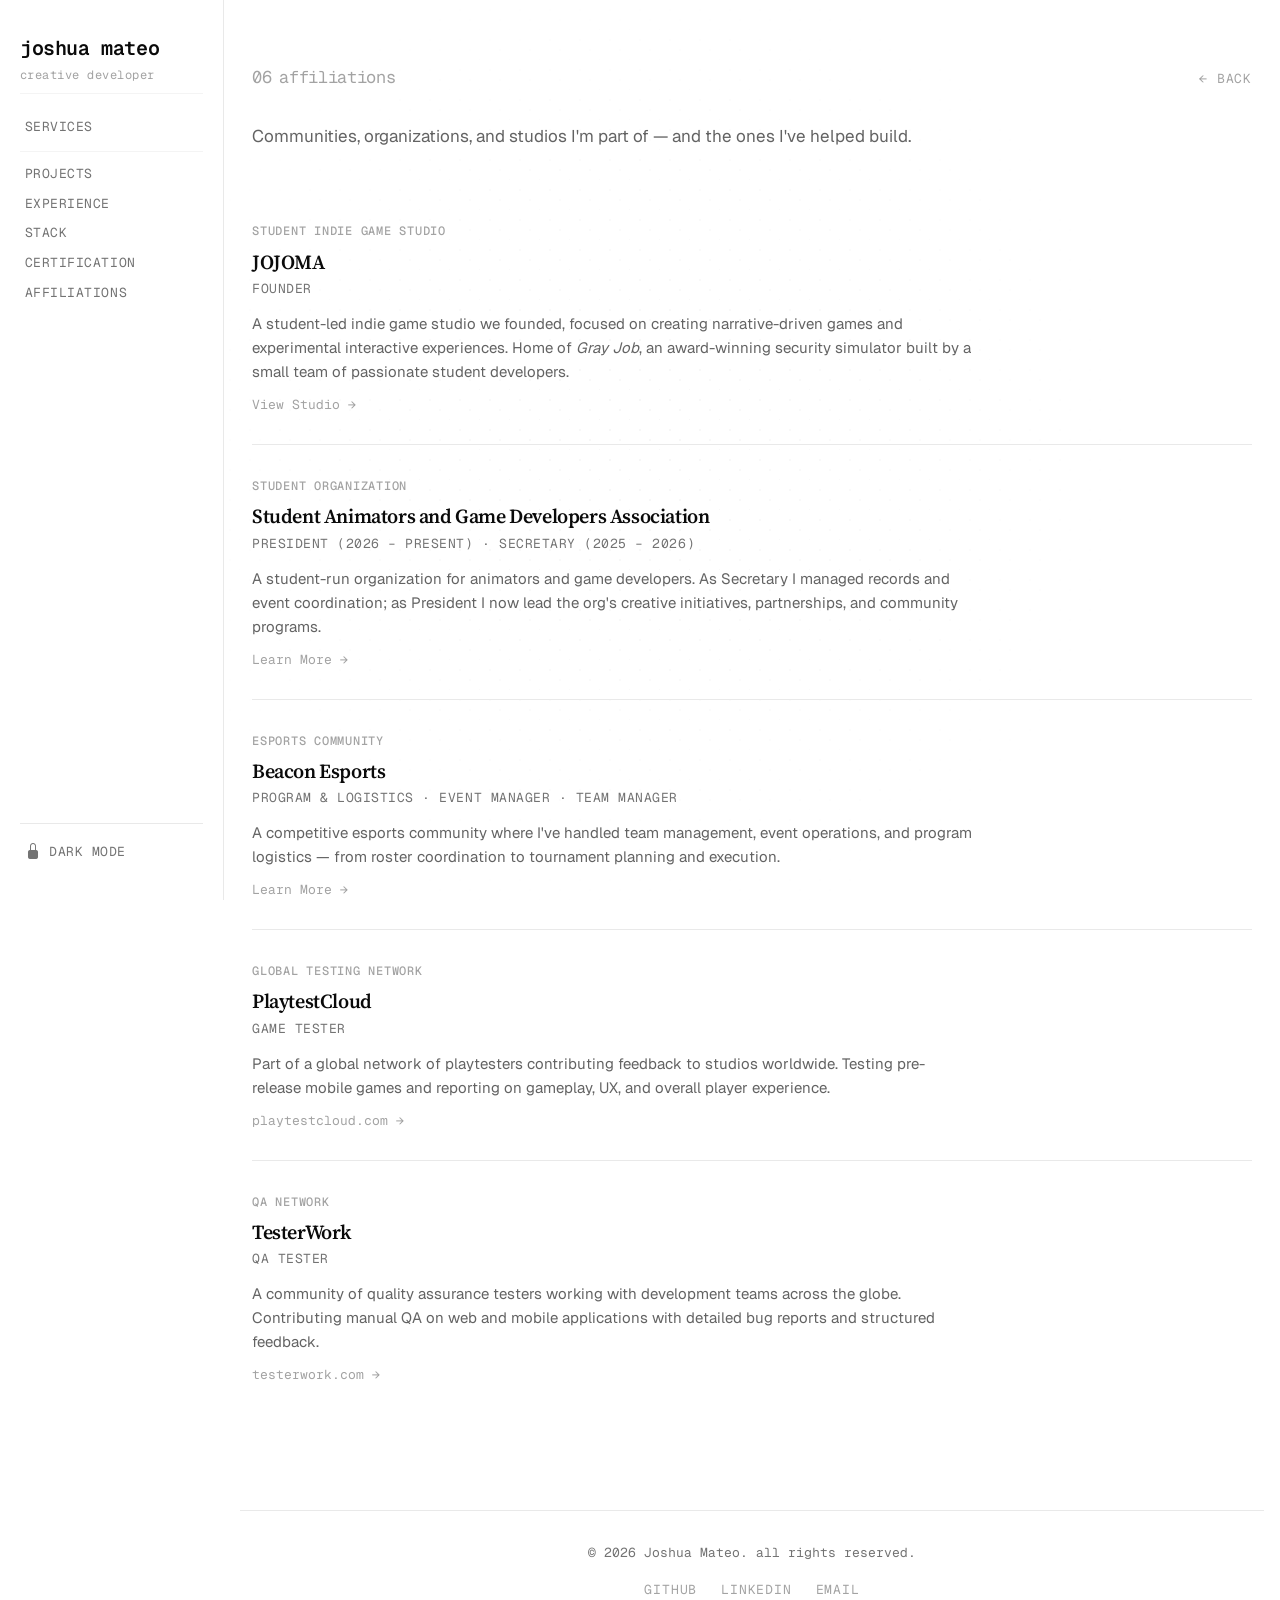
<file: affiliations.html>
<!DOCTYPE html>
<html lang="en" data-bs-theme="light">
<head>
    <meta charset="UTF-8" />
    <meta name="viewport" content="width=device-width, initial-scale=1.0" />
    <title>Affiliations — Joshua Mateo</title>

    <!-- Bootstrap 5 CSS (CDN) -->
    <link href="https://cdn.jsdelivr.net/npm/bootstrap@5.3.2/dist/css/bootstrap.min.css" rel="stylesheet" />
    <!-- Bootstrap Icons -->
    <link href="https://cdn.jsdelivr.net/npm/bootstrap-icons@1.11.3/font/bootstrap-icons.css" rel="stylesheet" />
    <!-- Google Fonts -->
    <link href="https://fonts.googleapis.com/css2?family=Geist:wght@400;500;600&family=Geist+Mono:wght@400;500&family=Source+Serif+4:wght@400;500;600&display=swap" rel="stylesheet" />

    <!-- Custom CSS -->
    <link href="./style.css" rel="stylesheet" />

    <style>
        /* Affiliations page specific styles */
        .affiliation-item {
            padding: 1.75rem 0;
            border-bottom: 1px solid var(--gray-200);
        }
        .affiliation-item:last-child {
            border-bottom: none;
        }
        .affiliation-item .aff-tag {
            font-family: var(--font-mono);
            font-size: var(--text-xs);
            text-transform: uppercase;
            letter-spacing: 0.0625em;
            color: var(--gray-400);
            font-weight: 500;
            display: inline-block;
            margin-bottom: 0.5rem;
        }
        .affiliation-item h3 {
            font-family: var(--font-serif);
            font-size: var(--text-xl);
            font-weight: 600;
            margin-bottom: 0.35rem;
            color: var(--ink);
        }
        .affiliation-item .aff-role {
            font-family: var(--font-mono);
            font-size: var(--text-sm);
            color: var(--gray-500);
            text-transform: uppercase;
            letter-spacing: 0.04em;
            display: block;
            margin-bottom: 0.75rem;
        }
        .affiliation-item p {
            color: var(--gray-600);
            font-size: var(--text-base);
            margin-bottom: 0.5rem;
            max-width: 720px;
        }
        .affiliation-item .aff-link {
            font-family: var(--font-mono);
            font-size: var(--text-sm);
            color: var(--gray-400);
            text-decoration: none;
            transition: color 0.15s ease;
        }
        .affiliation-item .aff-link:hover {
            color: var(--ink);
            text-decoration: underline;
        }
        [data-bs-theme="dark"] .affiliation-item {
            border-bottom-color: var(--gray-200);
        }
        [data-bs-theme="dark"] .affiliation-item p {
            color: var(--gray-500);
        }
    </style>
</head>
<body>

    <!-- ============================================================
    SKIP LINK
    ============================================================ -->
    <a href="#main-content" class="skip-link">Skip to content</a>

    <!-- ============================================================
    SIDEBAR NAVIGATION – LOADED FROM navbar.html
    ============================================================ -->
    <div id="navbar-container"></div>

    <!-- ============================================================
    MOBILE HEADER
    ============================================================ -->
    <header class="mobile-header d-lg-none">
        <div class="header-inner">
            <button class="hamburger" id="hamburgerBtn" aria-label="Toggle navigation">
                <span></span>
                <span></span>
                <span></span>
            </button>
            <span class="header-brand">Joshua Mateo</span>
        </div>
    </header>

    <!-- ============================================================
    MOBILE MENU OVERLAY
    ============================================================ -->
    <div class="mobile-menu" id="mobileMenu">
        <div class="mobile-menu-inner">
            <div class="mobile-brand">
                <span class="brand-name">Joshua Mateo</span>
                <span class="brand-sub">creative developer</span>
            </div>
            <hr class="mobile-divider" />
            <a href="./index.html#about" class="nav-link" data-section="about">ABOUT</a>
            <a href="./index.html#resources" class="nav-link" data-section="resources">RESOURCES</a>
            <a href="./index.html#collabs" class="nav-link" data-section="collabs">COLLABS</a>
            <a href="./index.html#consulting" class="nav-link" data-section="consulting">CONSULTING</a>
            <hr class="mobile-divider" />
            <a href="./projects.html" class="nav-link" data-section="projects">PROJECTS</a>
            <a href="./experience.html" class="nav-link" data-section="experience">EXPERIENCE</a>
            <a href="./stack.html" class="nav-link" data-section="stack">STACK</a>
            <a href="./certifications.html" class="nav-link" data-section="certifications">CERTIFICATION</a>
            <a href="./affiliations.html" class="nav-link active" data-section="affiliations">AFFILIATIONS</a>
            <hr class="mobile-divider" />
            <button class="mobile-theme-toggle" id="mobileThemeToggle" aria-label="Toggle dark mode">
                <i class="bi bi-lock-fill" id="mobileThemeIcon"></i>
                <span class="ms-2">DARK MODE</span>
            </button>
        </div>
    </div>

    <!-- ============================================================
    MAIN CONTENT
    ============================================================ -->
    <main id="main-content" class="main-content">

        <section id="affiliations-page" class="section">
            <div class="container">
                <div class="section-header">
                    <span class="section-number">06</span>
                    <span class="section-title">affiliations</span>
                    <a href="./index.html#affiliations" class="section-link ms-auto">← BACK</a>
                </div>

                <div class="animate-in">
                    <p class="lead-bio" style="max-width: 720px; margin-bottom: 2.5rem;">
                        Communities, organizations, and studios I'm part of — and the ones I've helped build.
                    </p>

                    <!-- 1. JOJOMA -->
                    <div class="affiliation-item">
                        <span class="aff-tag">Student Indie Game Studio</span>
                        <h3>JOJOMA</h3>
                        <span class="aff-role">Founder</span>
                        <p>
                            A student-led indie game studio we founded, focused on creating narrative-driven games and
                            experimental interactive experiences. Home of <em>Gray Job</em>, an award-winning security
                            simulator built by a small team of passionate student developers.
                        </p>
                        <a href="#" class="aff-link">View Studio →</a>
                    </div>

                    <!-- 2. SAGA -->
                    <div class="affiliation-item">
                        <span class="aff-tag">Student Organization</span>
                        <h3>Student Animators and Game Developers Association</h3>
                        <span class="aff-role">President (2026 – Present) · Secretary (2025 – 2026)</span>
                        <p>
                            A student-run organization for animators and game developers. As Secretary I managed records
                            and event coordination; as President I now lead the org's creative initiatives, partnerships,
                            and community programs.
                        </p>
                        <a href="#" class="aff-link">Learn More →</a>
                    </div>

                    <!-- 3. Beacon Esports -->
                    <div class="affiliation-item">
                        <span class="aff-tag">Esports Community</span>
                        <h3>Beacon Esports</h3>
                        <span class="aff-role">Program &amp; Logistics · Event Manager · Team Manager</span>
                        <p>
                            A competitive esports community where I've handled team management, event operations, and
                            program logistics — from roster coordination to tournament planning and execution.
                        </p>
                        <a href="#" class="aff-link">Learn More →</a>
                    </div>

                    <!-- 4. PlaytestCloud -->
                    <div class="affiliation-item">
                        <span class="aff-tag">Global Testing Network</span>
                        <h3>PlaytestCloud</h3>
                        <span class="aff-role">Game Tester</span>
                        <p>
                            Part of a global network of playtesters contributing feedback to studios worldwide. Testing
                            pre-release mobile games and reporting on gameplay, UX, and overall player experience.
                        </p>
                        <a href="https://playtestcloud.com" target="_blank" class="aff-link">playtestcloud.com →</a>
                    </div>

                    <!-- 5. TesterWork -->
                    <div class="affiliation-item">
                        <span class="aff-tag">QA Network</span>
                        <h3>TesterWork</h3>
                        <span class="aff-role">QA Tester</span>
                        <p>
                            A community of quality assurance testers working with development teams across the globe.
                            Contributing manual QA on web and mobile applications with detailed bug reports and
                            structured feedback.
                        </p>
                        <a href="https://testerwork.com" target="_blank" class="aff-link">testerwork.com →</a>
                    </div>

                </div>
            </div>
        </section>

        <!-- ============================================================
        FOOTER
        ============================================================ -->
        <footer class="site-footer">
            <div class="container">
                <p class="footer-text">© 2026 Joshua Mateo. all rights reserved.</p>
                <div class="footer-links">
                    <a href="https://github.com/Wieze" target="_blank" class="footer-link">github</a>
                    <a href="https://www.linkedin.com/in/joshua-joel-mateo-208509399/" target="_blank" class="footer-link">linkedin</a>
                    <a href="mailto:mateojoshuajoel@gmail.com" class="footer-link">email</a>
                </div>
            </div>
        </footer>

    </main>

    <!-- Bootstrap JS Bundle -->
    <script src="https://cdn.jsdelivr.net/npm/bootstrap@5.3.2/dist/js/bootstrap.bundle.min.js"></script>
    <script src="./script.js"></script>

    <!-- Load sidebar -->
    <script>
        document.addEventListener('DOMContentLoaded', function() {
            fetch('./navbar.html')
                .then(response => response.text())
                .then(data => {
                    document.getElementById('navbar-container').innerHTML = data;
                    if (typeof window.reinitTheme === 'function') {
                        window.reinitTheme();
                    }
                })
                .catch(error => console.error('Error loading navbar:', error));
        });
    </script>

</body>
</html>
</file>
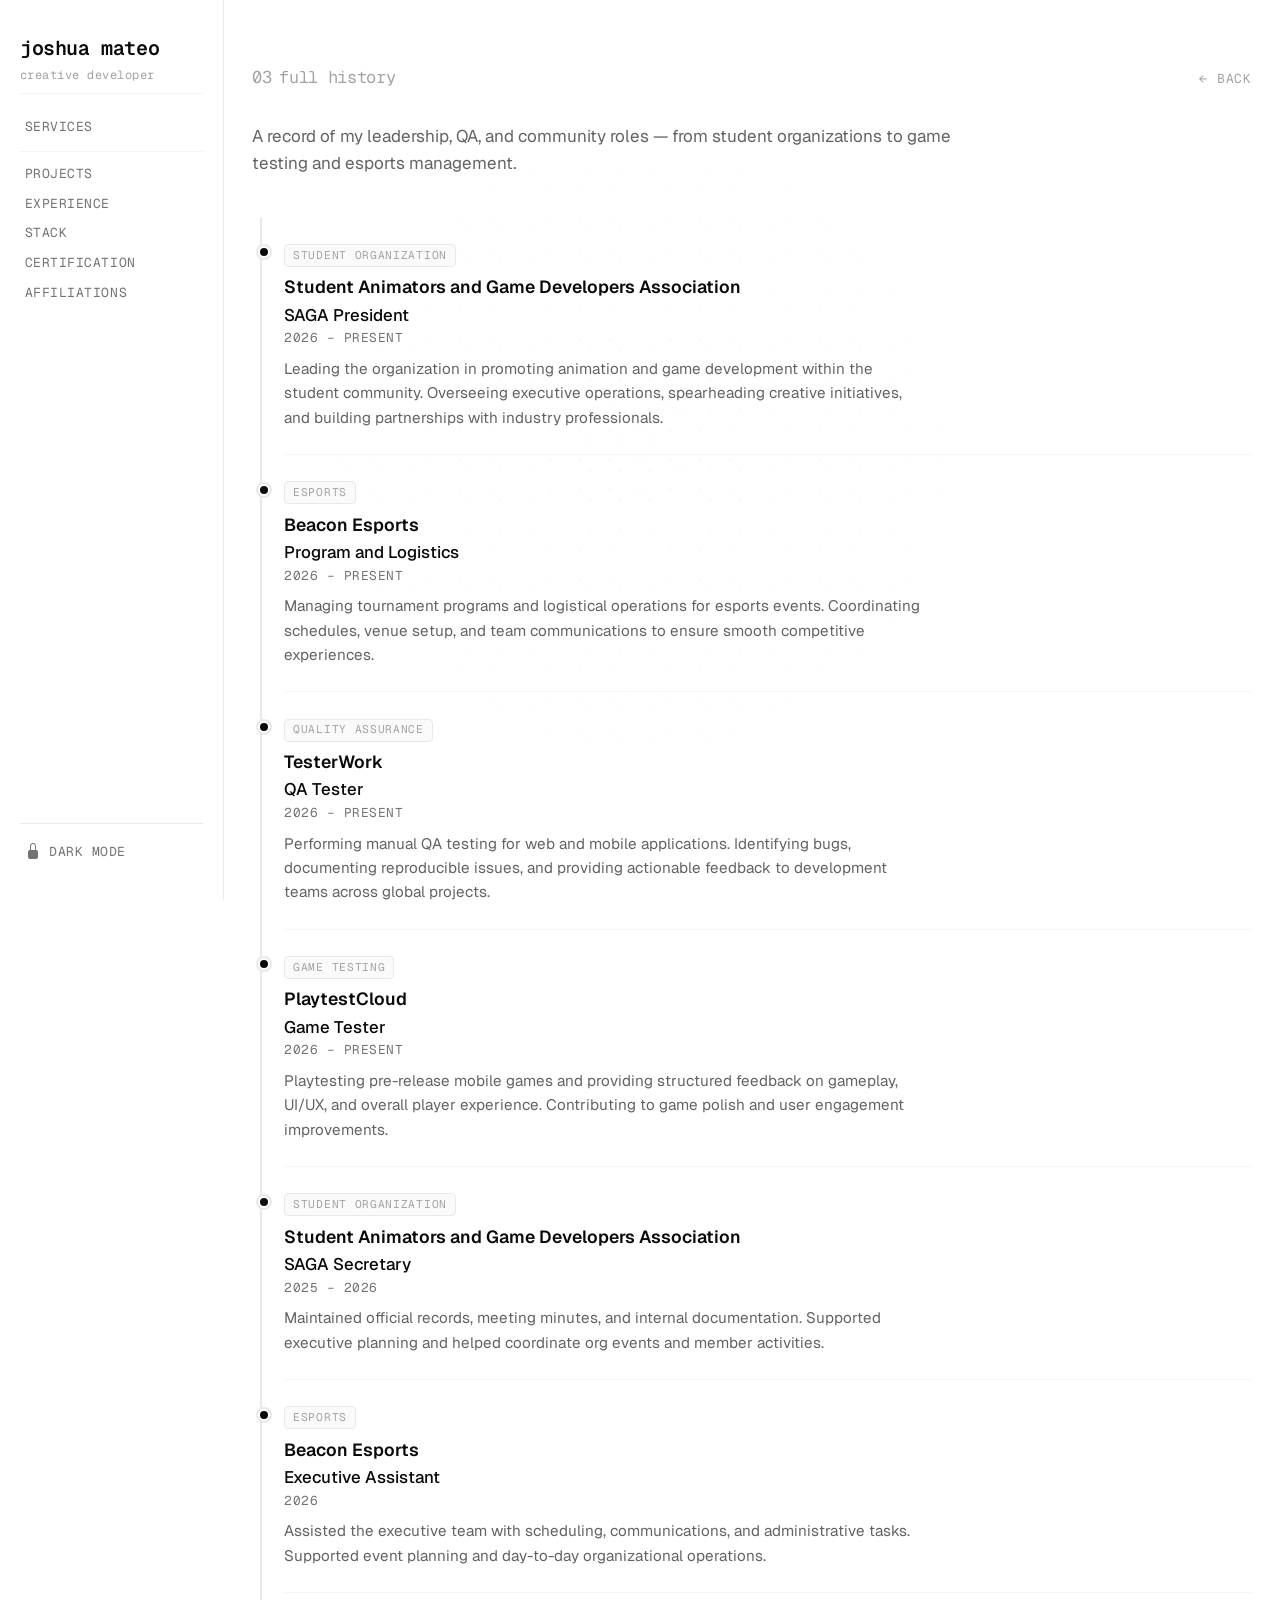
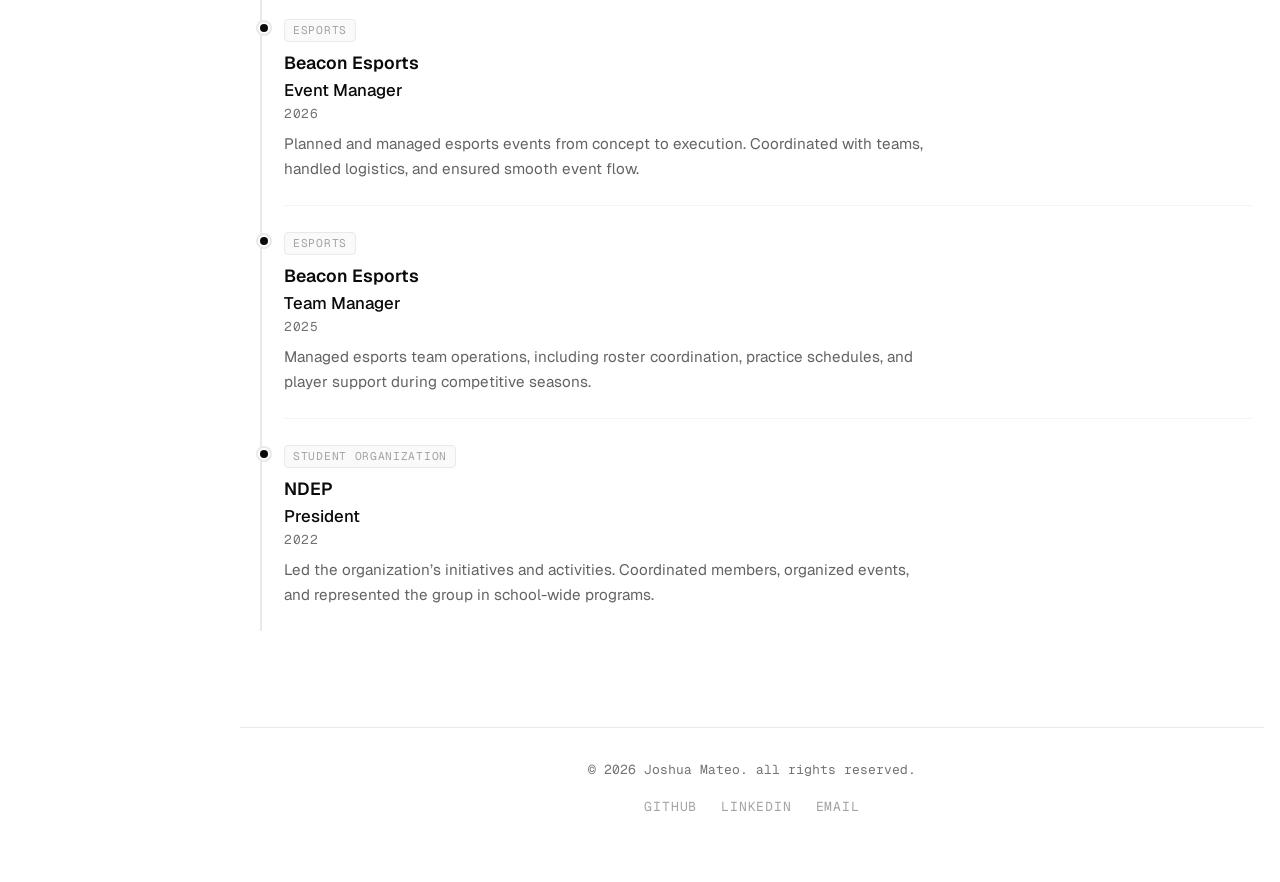
<file: experience.html>
<!DOCTYPE html>
<html lang="en" data-bs-theme="light">
<head>
    <meta charset="UTF-8" />
    <meta name="viewport" content="width=device-width, initial-scale=1.0" />
    <title>Experience — Joshua Mateo</title>

    <!-- Bootstrap 5 CSS (CDN) -->
    <link href="https://cdn.jsdelivr.net/npm/bootstrap@5.3.2/dist/css/bootstrap.min.css" rel="stylesheet" />
    <!-- Bootstrap Icons -->
    <link href="https://cdn.jsdelivr.net/npm/bootstrap-icons@1.11.3/font/bootstrap-icons.css" rel="stylesheet" />
    <!-- Google Fonts -->
    <link href="https://fonts.googleapis.com/css2?family=Geist:wght@400;500;600&family=Geist+Mono:wght@400;500&family=Source+Serif+4:wght@400;500;600&display=swap" rel="stylesheet" />

    <!-- Custom CSS -->
    <link href="./style.css" rel="stylesheet" />

    <style>
        /* Experience page specific styles */
        .exp-timeline {
            position: relative;
            padding-left: 2rem;
        }
        .exp-timeline::before {
            content: '';
            position: absolute;
            left: 0.5rem;
            top: 0;
            bottom: 0;
            width: 2px;
            background: var(--gray-200);
        }
        .exp-item {
            position: relative;
            padding: 1.5rem 0;
            border-bottom: 1px solid var(--gray-100);
        }
        .exp-item:last-child {
            border-bottom: none;
        }
        .exp-item::before {
            content: '';
            position: absolute;
            left: -1.65rem;
            top: 1.8rem;
            width: 12px;
            height: 12px;
            border-radius: 50%;
            background: var(--ink);
            border: 2px solid var(--background);
            box-shadow: 0 0 0 2px var(--gray-200);
        }
        .exp-company {
            font-weight: 600;
            font-size: 1.1rem;
            color: var(--ink);
        }
        .exp-role {
            font-weight: 500;
            font-size: 1.05rem;
            color: var(--ink);
        }
        .exp-date {
            font-family: var(--font-mono);
            font-size: 0.8rem;
            color: var(--gray-500);
            text-transform: uppercase;
            letter-spacing: 0.04em;
        }
        .exp-description {
            color: var(--gray-600);
            font-size: 0.95rem;
            margin: 0.5rem 0 0;
            max-width: 640px;
        }
        .exp-org-type {
            font-family: var(--font-mono);
            font-size: 0.7rem;
            text-transform: uppercase;
            letter-spacing: 0.0625em;
            color: var(--gray-400);
            display: inline-block;
            background: var(--gray-50);
            border: 1px solid var(--gray-200);
            border-radius: 4px;
            padding: 0.1rem 0.5rem;
            margin-bottom: 0.4rem;
        }
        [data-bs-theme="dark"] .exp-item {
            border-bottom-color: var(--gray-200);
        }
        [data-bs-theme="dark"] .exp-item::before {
            box-shadow: 0 0 0 2px var(--gray-200);
        }
        [data-bs-theme="dark"] .exp-description {
            color: var(--gray-500);
        }
    </style>
</head>
<body>

    <!-- ============================================================
    SKIP LINK
    ============================================================ -->
    <a href="#main-content" class="skip-link">Skip to content</a>

    <!-- ============================================================
    SIDEBAR NAVIGATION – LOADED FROM navbar.html
    ============================================================ -->
    <div id="navbar-container"></div>

    <!-- ============================================================
    MOBILE HEADER (visible <1024px)
    ============================================================ -->
    <header class="mobile-header d-lg-none">
        <div class="header-inner">
            <button class="hamburger" id="hamburgerBtn" aria-label="Toggle navigation">
                <span></span>
                <span></span>
                <span></span>
            </button>
            <span class="header-brand">Joshua Mateo</span>
        </div>
    </header>

    <!-- ============================================================
    MOBILE MENU OVERLAY
    ============================================================ -->
    <div class="mobile-menu" id="mobileMenu">
        <div class="mobile-menu-inner">
            <div class="mobile-brand">
                <a href="./index.html" class="brand-link" style="text-decoration: none; color: inherit;">
                    <span class="brand-name">Joshua Mateo</span>
                    <span class="brand-sub">creative developer</span>
                </a>
            </div>
            <hr class="mobile-divider" />
            <a href="./index.html#services" class="nav-link" data-section="services">SERVICES</a>
            <a href="./index.html#resources" class="nav-link" data-section="resources">RESOURCES</a>
            <a href="./index.html#collabs" class="nav-link" data-section="collabs">COLLABS</a>
            <a href="./index.html#consulting" class="nav-link" data-section="consulting">CONSULTING</a>
            <hr class="mobile-divider" />
            <a href="./projects.html" class="nav-link" data-section="projects">PROJECTS</a>
            <a href="./experience.html" class="nav-link active" data-section="experience">EXPERIENCE</a>
            <a href="./stack.html" class="nav-link" data-section="stack">STACK</a>
            <a href="./certifications.html" class="nav-link" data-section="certifications">CERTIFICATION</a>
            <a href="./affiliations.html" class="nav-link" data-section="affiliations">AFFILIATIONS</a>
            <hr class="mobile-divider" />
            <button class="mobile-theme-toggle" id="mobileThemeToggle" aria-label="Toggle dark mode">
                <i class="bi bi-lock-fill" id="mobileThemeIcon"></i>
                <span class="ms-2">DARK MODE</span>
            </button>
        </div>
    </div>

    <!-- ============================================================
    MAIN CONTENT
    ============================================================ -->
    <main id="main-content" class="main-content">

        <section id="experience-page" class="section">
            <div class="container">
                <div class="section-header">
                    <span class="section-number">03</span>
                    <span class="section-title">full history</span>
                    <a href="./index.html#experience" class="section-link ms-auto">← BACK</a>
                </div>

                <div class="animate-in">
                    <p class="lead-bio" style="max-width: 720px; margin-bottom: 2.5rem;">
                        A record of my leadership, QA, and community roles — from student organizations to game testing and esports management.
                    </p>

                    <!-- Timeline -->
                    <div class="exp-timeline">

                        <!-- 1: SAGA President -->
                        <div class="exp-item">
                            <span class="exp-org-type">Student Organization</span>
                            <div class="exp-company">Student Animators and Game Developers Association</div>
                            <div class="exp-role">SAGA President</div>
                            <div class="exp-date">2026 – Present</div>
                            <p class="exp-description">
                                Leading the organization in promoting animation and game development within the student community. Overseeing executive operations, spearheading creative initiatives, and building partnerships with industry professionals.
                            </p>
                        </div>

                        <!-- 2: Beacon Esports – Program & Logistics -->
                        <div class="exp-item">
                            <span class="exp-org-type">Esports</span>
                            <div class="exp-company">Beacon Esports</div>
                            <div class="exp-role">Program and Logistics</div>
                            <div class="exp-date">2026 – Present</div>
                            <p class="exp-description">
                                Managing tournament programs and logistical operations for esports events. Coordinating schedules, venue setup, and team communications to ensure smooth competitive experiences.
                            </p>
                        </div>

                        <!-- 3: TesterWork – QA -->
                        <div class="exp-item">
                            <span class="exp-org-type">Quality Assurance</span>
                            <div class="exp-company">TesterWork</div>
                            <div class="exp-role">QA Tester</div>
                            <div class="exp-date">2026 – Present</div>
                            <p class="exp-description">
                                Performing manual QA testing for web and mobile applications. Identifying bugs, documenting reproducible issues, and providing actionable feedback to development teams across global projects.
                            </p>
                        </div>

                        <!-- 4: PlaytestCloud – Game Tester -->
                        <div class="exp-item">
                            <span class="exp-org-type">Game Testing</span>
                            <div class="exp-company">PlaytestCloud</div>
                            <div class="exp-role">Game Tester</div>
                            <div class="exp-date">2026 – Present</div>
                            <p class="exp-description">
                                Playtesting pre-release mobile games and providing structured feedback on gameplay, UI/UX, and overall player experience. Contributing to game polish and user engagement improvements.
                            </p>
                        </div>

                        <!-- 5: SAGA Secretary -->
                        <div class="exp-item">
                            <span class="exp-org-type">Student Organization</span>
                            <div class="exp-company">Student Animators and Game Developers Association</div>
                            <div class="exp-role">SAGA Secretary</div>
                            <div class="exp-date">2025 – 2026</div>
                            <p class="exp-description">
                                Maintained official records, meeting minutes, and internal documentation. Supported executive planning and helped coordinate org events and member activities.
                            </p>
                        </div>

                        <!-- 6: Beacon Esports – Executive Assistant -->
                        <div class="exp-item">
                            <span class="exp-org-type">Esports</span>
                            <div class="exp-company">Beacon Esports</div>
                            <div class="exp-role">Executive Assistant</div>
                            <div class="exp-date">2026</div>
                            <p class="exp-description">
                                Assisted the executive team with scheduling, communications, and administrative tasks. Supported event planning and day-to-day organizational operations.
                            </p>
                        </div>

                        <!-- 7: Beacon Esports – Event Manager -->
                        <div class="exp-item">
                            <span class="exp-org-type">Esports</span>
                            <div class="exp-company">Beacon Esports</div>
                            <div class="exp-role">Event Manager</div>
                            <div class="exp-date">2026</div>
                            <p class="exp-description">
                                Planned and managed esports events from concept to execution. Coordinated with teams, handled logistics, and ensured smooth event flow.
                            </p>
                        </div>

                        <!-- 8: Beacon Esports – Team Manager -->
                        <div class="exp-item">
                            <span class="exp-org-type">Esports</span>
                            <div class="exp-company">Beacon Esports</div>
                            <div class="exp-role">Team Manager</div>
                            <div class="exp-date">2025</div>
                            <p class="exp-description">
                                Managed esports team operations, including roster coordination, practice schedules, and player support during competitive seasons.
                            </p>
                        </div>

                        <!-- 9: NDEP – President -->
                        <div class="exp-item">
                            <span class="exp-org-type">Student Organization</span>
                            <div class="exp-company">NDEP</div>
                            <div class="exp-role">President</div>
                            <div class="exp-date">2022</div>
                            <p class="exp-description">
                                Led the organization’s initiatives and activities. Coordinated members, organized events, and represented the group in school-wide programs.
                            </p>
                        </div>

                    </div>
                </div>
            </div>
        </section>

        <!-- ============================================================
        FOOTER
        ============================================================ -->
        <footer class="site-footer">
            <div class="container">
                <p class="footer-text">© 2026 Joshua Mateo. all rights reserved.</p>
                <div class="footer-links">
                    <a href="https://github.com/Wieze" target="_blank" class="footer-link">github</a>
                    <a href="https://www.linkedin.com/in/joshua-joel-mateo-208509399/" target="_blank" class="footer-link">linkedin</a>
                    <a href="mailto:mateojoshuajoel@gmail.com" class="footer-link">email</a>
                </div>
            </div>
        </footer>

    </main>

    <!-- Bootstrap JS Bundle -->
    <script src="https://cdn.jsdelivr.net/npm/bootstrap@5.3.2/dist/js/bootstrap.bundle.min.js"></script>
    <script src="./script.js"></script>

    <!-- Load sidebar -->
    <script>
        document.addEventListener('DOMContentLoaded', function() {
            fetch('./navbar.html')
                .then(response => response.text())
                .then(data => {
                    document.getElementById('navbar-container').innerHTML = data;
                    if (typeof window.reinitTheme === 'function') {
                        window.reinitTheme();
                    }
                })
                .catch(error => console.error('Error loading navbar:', error));
        });
    </script>

</body>
</html>
</file>
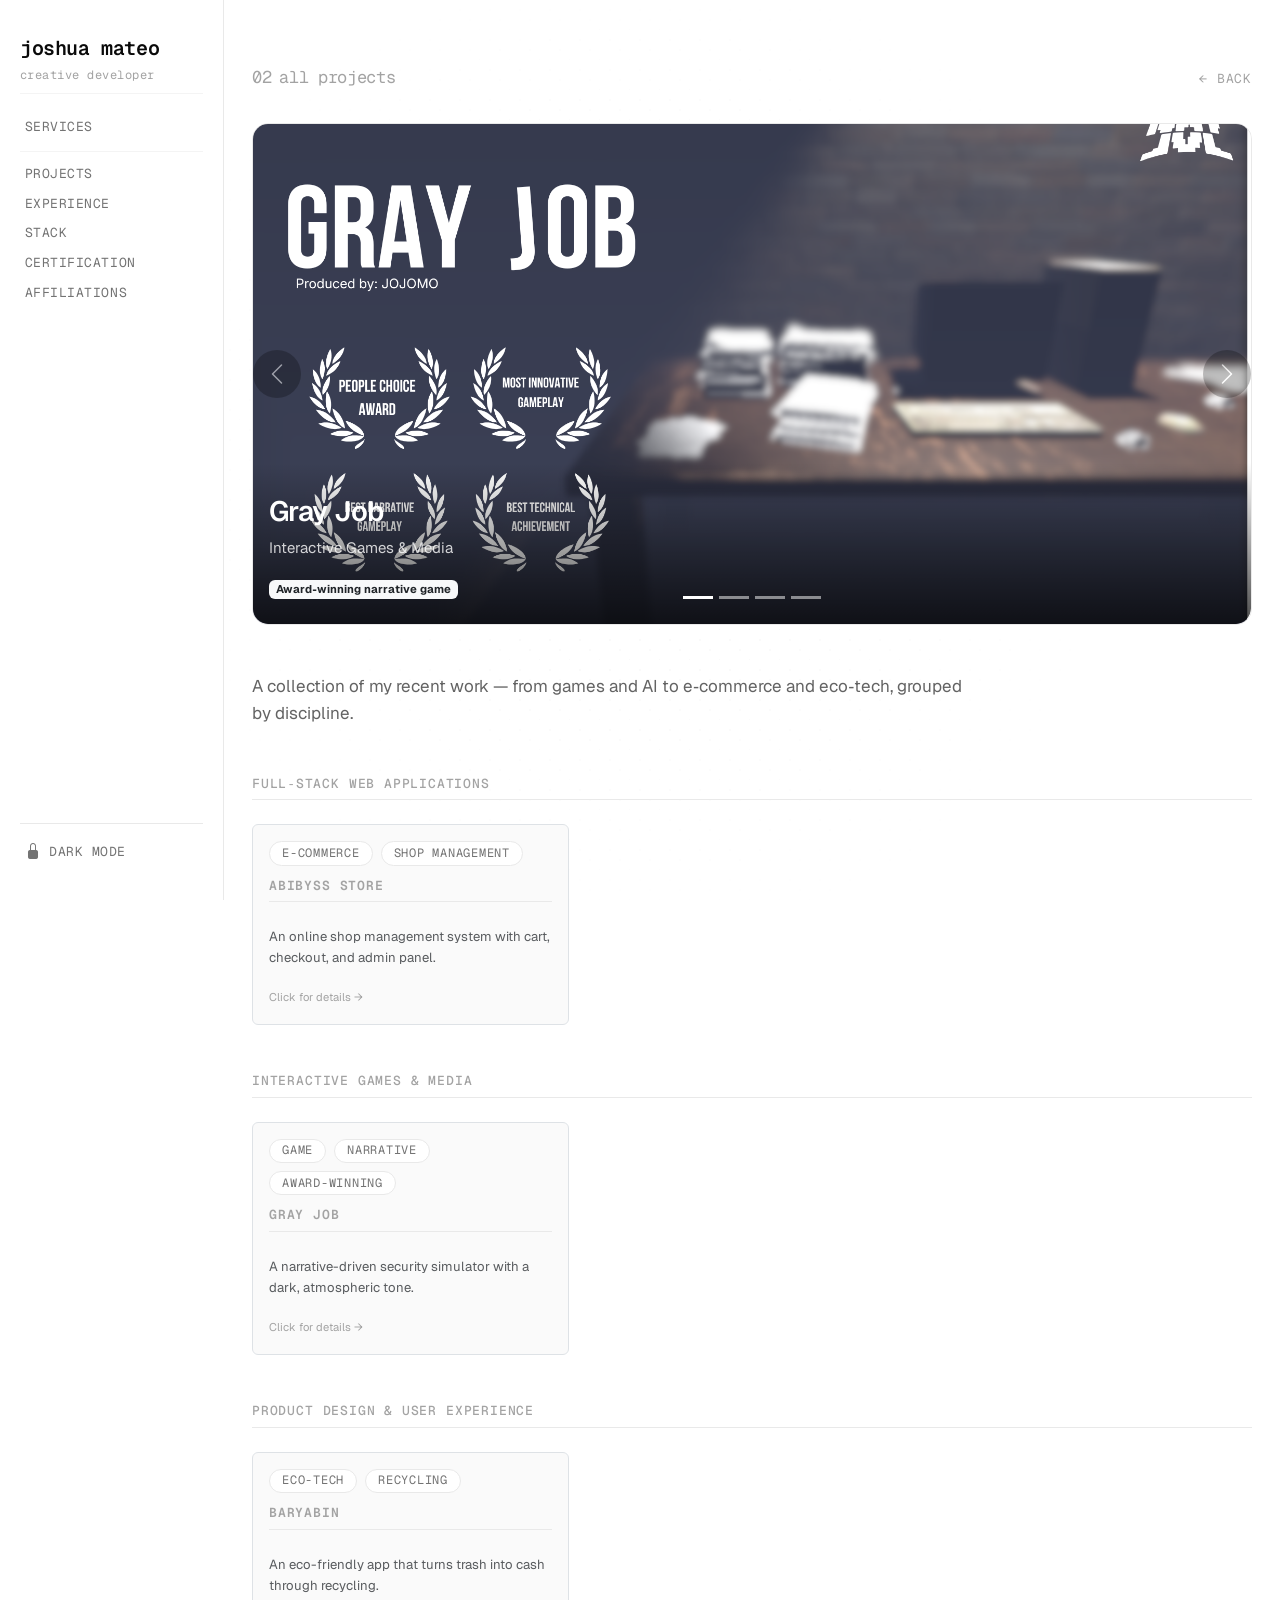
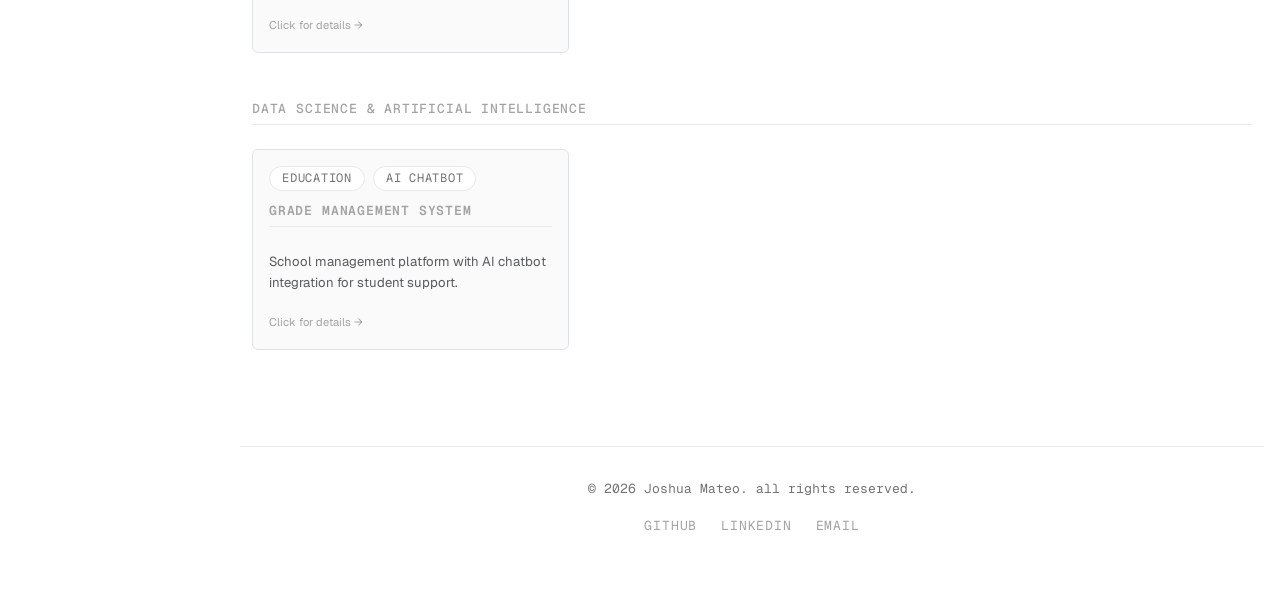
<file: projects.html>
<!DOCTYPE html>
<html lang="en" data-bs-theme="light">
<head>
    <meta charset="UTF-8" />
    <meta name="viewport" content="width=device-width, initial-scale=1.0" />
    <title>Projects — Joshua Mateo</title>

    <!-- Bootstrap 5 CSS (CDN) -->
    <link href="https://cdn.jsdelivr.net/npm/bootstrap@5.3.2/dist/css/bootstrap.min.css" rel="stylesheet" />
    <!-- Bootstrap Icons -->
    <link href="https://cdn.jsdelivr.net/npm/bootstrap-icons@1.11.3/font/bootstrap-icons.css" rel="stylesheet" />
    <!-- Google Fonts -->
    <link href="https://fonts.googleapis.com/css2?family=Geist:wght@400;500;600&family=Geist+Mono:wght@400;500&family=Source+Serif+4:wght@400;500;600&display=swap" rel="stylesheet" />

    <link rel="icon" type="image/png" href="./Joshua.png" />
    <!-- Custom CSS -->
    <link href="./style.css" rel="stylesheet" />

    <style>
        /* Carousel image styling */
        .carousel-item img {
            max-height: 500px;
            object-fit: cover;
            width: 100%;
            border-radius: 12px;
        }
        .featured-carousel .carousel-item {
            background: var(--gray-50);
            border-radius: 16px;
            overflow: hidden;
            border: 1px solid var(--gray-200);
        }
        .featured-carousel .carousel-caption {
            background: linear-gradient(transparent, rgba(0,0,0,0.7));
            border-radius: 0 0 16px 16px;
            bottom: 0;
            left: 0;
            right: 0;
            padding: 2rem 1rem 1.5rem;
            text-align: left;
        }
        .featured-carousel .carousel-caption h3 {
            color: #fff;
            font-weight: 600;
        }
        .featured-carousel .carousel-caption p {
            color: rgba(255,255,255,0.8);
        }
        .featured-carousel .carousel-control-prev,
        .featured-carousel .carousel-control-next {
            width: 5%;
        }
        .featured-carousel .carousel-control-prev-icon,
        .featured-carousel .carousel-control-next-icon {
            background-color: rgba(0,0,0,0.5);
            border-radius: 50%;
            padding: 1.5rem;
            background-size: 50%;
        }
        [data-bs-theme="dark"] .featured-carousel .carousel-item {
            background: var(--gray-50);
            border-color: var(--gray-200);
        }
        [data-bs-theme="dark"] .featured-carousel .carousel-control-prev-icon,
        [data-bs-theme="dark"] .featured-carousel .carousel-control-next-icon {
            background-color: rgba(255,255,255,0.3);
        }

        /* Category section */
        .category-section {
            margin-top: 3rem;
        }
        .category-section h3 {
            font-family: var(--font-mono);
            font-size: var(--text-sm);
            text-transform: uppercase;
            letter-spacing: 0.0625em;
            color: var(--gray-400);
            font-weight: 500;
            margin-bottom: 1.5rem;
            border-bottom: 1px solid var(--gray-200);
            padding-bottom: 0.5rem;
        }

        /* Project cards in grid */
        .project-card {
            cursor: pointer;
            transition: transform 0.2s ease, box-shadow 0.2s ease;
        }
        .project-card:hover {
            transform: translateY(-4px);
            box-shadow: 0 8px 22px -14px rgba(0,0,0,0.2);
        }

        /* Modal carousel images */
        .modal .carousel-item img {
            max-height: 400px;
            object-fit: contain;
            width: 100%;
            background: var(--bs-secondary-bg);
            border-radius: 8px;
        }
        .modal .carousel-control-prev-icon,
        .modal .carousel-control-next-icon {
            background-color: rgba(0,0,0,0.4);
            border-radius: 50%;
            padding: 1.5rem;
            background-size: 50%;
        }
        [data-bs-theme="dark"] .modal .carousel-control-prev-icon,
        [data-bs-theme="dark"] .modal .carousel-control-next-icon {
            background-color: rgba(255,255,255,0.3);
        }
    </style>
</head>
<body>

    <!-- ============================================================
    SKIP LINK
    ============================================================ -->
    <a href="#main-content" class="skip-link">Skip to content</a>

    <!-- ============================================================
    SIDEBAR NAVIGATION – LOADED FROM navbar.html
    ============================================================ -->
    <div id="navbar-container"></div>

    <!-- ============================================================
    MOBILE HEADER (visible <1024px)
    ============================================================ -->
    <header class="mobile-header d-lg-none">
        <div class="header-inner">
            <button class="hamburger" id="hamburgerBtn" aria-label="Toggle navigation">
                <span></span>
                <span></span>
                <span></span>
            </button>
            <span class="header-brand">Joshua Mateo</span>
        </div>
    </header>

    <!-- ============================================================
    MOBILE MENU OVERLAY – no ABOUT link
    ============================================================ -->
    <div class="mobile-menu" id="mobileMenu">
        <div class="mobile-menu-inner">
            <div class="mobile-brand">
                <a href="./index.html" class="brand-link" style="text-decoration: none; color: inherit;">
                    <span class="brand-name">Joshua Mateo</span>
                    <span class="brand-sub">creative developer</span>
                </a>
            </div>
            <hr class="mobile-divider" />
            <a href="./index.html#services" class="nav-link" data-section="services">SERVICES</a>
            <a href="./index.html#resources" class="nav-link" data-section="resources">RESOURCES</a>
            <a href="./index.html#collabs" class="nav-link" data-section="collabs">COLLABS</a>
            <a href="./index.html#consulting" class="nav-link" data-section="consulting">CONSULTING</a>
            <hr class="mobile-divider" />
            <a href="./projects.html" class="nav-link active" data-section="projects">PROJECTS</a>
            <a href="./experience.html" class="nav-link" data-section="experience">EXPERIENCE</a>
            <a href="./stack.html" class="nav-link" data-section="stack">STACK</a>
            <a href="./certifications.html" class="nav-link" data-section="certifications">CERTIFICATION</a>
            <a href="./affiliations.html" class="nav-link" data-section="affiliations">AFFILIATIONS</a>
            <hr class="mobile-divider" />
            <button class="mobile-theme-toggle" id="mobileThemeToggle" aria-label="Toggle dark mode">
                <i class="bi bi-lock-fill" id="mobileThemeIcon"></i>
                <span class="ms-2">DARK MODE</span>
            </button>
        </div>
    </div>

    <!-- ============================================================
    MAIN CONTENT
    ============================================================ -->
    <main id="main-content" class="main-content">

        <section id="projects-page" class="section">
            <div class="container">
                <div class="section-header">
                    <span class="section-number">02</span>
                    <span class="section-title">all projects</span>
                    <a href="./index.html#projects" class="section-link ms-auto">← BACK</a>
                </div>

                <div class="animate-in">

                    <!-- ============================================================
                    FEATURED PROJECTS CAROUSEL – auto‑slides + next/prev
                    ============================================================ -->
                    <div id="featuredCarousel" class="carousel slide featured-carousel" data-bs-ride="carousel" data-bs-interval="4000">
                        <!-- Indicators -->
                        <div class="carousel-indicators">
                            <button type="button" data-bs-target="#featuredCarousel" data-bs-slide-to="0" class="active" aria-current="true" aria-label="Slide 1"></button>
                            <button type="button" data-bs-target="#featuredCarousel" data-bs-slide-to="1" aria-label="Slide 2"></button>
                            <button type="button" data-bs-target="#featuredCarousel" data-bs-slide-to="2" aria-label="Slide 3"></button>
                            <button type="button" data-bs-target="#featuredCarousel" data-bs-slide-to="3" aria-label="Slide 4"></button>
                        </div>

                        <div class="carousel-inner">
                            <!-- Slide 1: Gray Job -->
                            <div class="carousel-item active">
                                <img src="img/projects/grayjob/1.png" class="d-block w-100" alt="Gray Job">
                                <div class="carousel-caption d-none d-md-block">
                                    <h3>Gray Job</h3>
                                    <p>Interactive Games &amp; Media</p>
                                    <span class="badge bg-light text-dark">Award‑winning narrative game</span>
                                </div>
                            </div>
                            <!-- Slide 2: GMS -->
                            <div class="carousel-item">
                                <img src="img/projects/gms/1.png" class="d-block w-100" alt="Grade Management System">
                                <div class="carousel-caption d-none d-md-block">
                                    <h3>Grade Management System</h3>
                                    <p>Data Science &amp; Artificial Intelligence</p>
                                    <span class="badge bg-light text-dark">AI Chatbot integration</span>
                                </div>
                            </div>
                            <!-- Slide 3: ABIBYSS -->
                            <div class="carousel-item">
                                <img src="img/projects/abibyss/1.png" class="d-block w-100" alt="ABIBYSS Store">
                                <div class="carousel-caption d-none d-md-block">
                                    <h3>ABIBYSS Store</h3>
                                    <p>Full‑Stack Web Applications</p>
                                    <span class="badge bg-light text-dark">E‑commerce &amp; shop management</span>
                                </div>
                            </div>
                            <!-- Slide 4: Baryabin -->
                            <div class="carousel-item">
                                <img src="img/projects/baryabin/1.png" class="d-block w-100" alt="Baryabin">
                                <div class="carousel-caption d-none d-md-block">
                                    <h3>Baryabin</h3>
                                    <p>Product Design &amp; User Experience</p>
                                    <span class="badge bg-light text-dark">Eco‑tech recycling app</span>
                                </div>
                            </div>
                        </div>

                        <!-- Controls -->
                        <button class="carousel-control-prev" type="button" data-bs-target="#featuredCarousel" data-bs-slide="prev">
                            <span class="carousel-control-prev-icon" aria-hidden="true"></span>
                            <span class="visually-hidden">Previous</span>
                        </button>
                        <button class="carousel-control-next" type="button" data-bs-target="#featuredCarousel" data-bs-slide="next">
                            <span class="carousel-control-next-icon" aria-hidden="true"></span>
                            <span class="visually-hidden">Next</span>
                        </button>
                    </div>

                    <p class="lead-bio mt-5" style="max-width: 720px;">
                        A collection of my recent work — from games and AI to e‑commerce and eco‑tech, grouped by discipline.
                    </p>

                    <!-- ============================================================
                    CATEGORY 1: FULL‑STACK WEB APPLICATIONS
                    ============================================================ -->
                    <div class="category-section">
                        <h3>Full‑Stack Web Applications</h3>
                        <div class="row g-4">
                            <!-- ABIBYSS -->
                            <div class="col-12 col-md-6 col-lg-4">
                                <div class="project-card p-3 border rounded h-100" style="border-color: var(--bs-border-color) !important; cursor: pointer;" data-bs-toggle="modal" data-bs-target="#modalAbibyss">
                                    <div class="d-flex flex-wrap gap-1 mb-2">
                                        <span class="project-badge">E-COMMERCE</span>
                                        <span class="project-badge">SHOP MANAGEMENT</span>
                                    </div>
                                    <h3 class="h5" style="font-weight: 600;">ABIBYSS Store</h3>
                                    <p class="small" style="color: var(--bs-secondary-color);">An online shop management system with cart, checkout, and admin panel.</p>
                                    <span class="label-muted" style="font-size: 0.7rem;">Click for details →</span>
                                </div>
                            </div>
                            <!-- GMS also fits here, but we need it for AI category, so just ABIBYSS for this section -->
                        </div>
                    </div>

                    <!-- ============================================================
                    CATEGORY 2: INTERACTIVE GAMES & MEDIA
                    ============================================================ -->
                    <div class="category-section">
                        <h3>Interactive Games &amp; Media</h3>
                        <div class="row g-4">
                            <!-- Gray Job -->
                            <div class="col-12 col-md-6 col-lg-4">
                                <div class="project-card p-3 border rounded h-100" style="border-color: var(--bs-border-color) !important; cursor: pointer;" data-bs-toggle="modal" data-bs-target="#modalGrayJob">
                                    <div class="d-flex flex-wrap gap-1 mb-2">
                                        <span class="project-badge">GAME</span>
                                        <span class="project-badge">NARRATIVE</span>
                                        <span class="project-badge">AWARD-WINNING</span>
                                    </div>
                                    <h3 class="h5" style="font-weight: 600;">Gray Job</h3>
                                    <p class="small" style="color: var(--bs-secondary-color);">A narrative-driven security simulator with a dark, atmospheric tone.</p>
                                    <span class="label-muted" style="font-size: 0.7rem;">Click for details →</span>
                                </div>
                            </div>
                        </div>
                    </div>

                    <!-- ============================================================
                    CATEGORY 3: PRODUCT DESIGN & USER EXPERIENCE
                    ============================================================ -->
                    <div class="category-section">
                        <h3>Product Design &amp; User Experience</h3>
                        <div class="row g-4">
                            <!-- Baryabin -->
                            <div class="col-12 col-md-6 col-lg-4">
                                <div class="project-card p-3 border rounded h-100" style="border-color: var(--bs-border-color) !important; cursor: pointer;" data-bs-toggle="modal" data-bs-target="#modalBaryabin">
                                    <div class="d-flex flex-wrap gap-1 mb-2">
                                        <span class="project-badge">ECO-TECH</span>
                                        <span class="project-badge">RECYCLING</span>
                                    </div>
                                    <h3 class="h5" style="font-weight: 600;">Baryabin</h3>
                                    <p class="small" style="color: var(--bs-secondary-color);">An eco-friendly app that turns trash into cash through recycling.</p>
                                    <span class="label-muted" style="font-size: 0.7rem;">Click for details →</span>
                                </div>
                            </div>
                        </div>
                    </div>

                    <!-- ============================================================
                    CATEGORY 4: DATA SCIENCE & ARTIFICIAL INTELLIGENCE
                    ============================================================ -->
                    <div class="category-section">
                        <h3>Data Science &amp; Artificial Intelligence</h3>
                        <div class="row g-4">
                            <!-- GMS -->
                            <div class="col-12 col-md-6 col-lg-4">
                                <div class="project-card p-3 border rounded h-100" style="border-color: var(--bs-border-color) !important; cursor: pointer;" data-bs-toggle="modal" data-bs-target="#modalGMS">
                                    <div class="d-flex flex-wrap gap-1 mb-2">
                                        <span class="project-badge">EDUCATION</span>
                                        <span class="project-badge">AI CHATBOT</span>
                                    </div>
                                    <h3 class="h5" style="font-weight: 600;">Grade Management System</h3>
                                    <p class="small" style="color: var(--bs-secondary-color);">School management platform with AI chatbot integration for student support.</p>
                                    <span class="label-muted" style="font-size: 0.7rem;">Click for details →</span>
                                </div>
                            </div>
                        </div>
                    </div>

                </div>
            </div>
        </section>

        <!-- ============================================================
PROJECT MODALS – WITH PREV/NEXT CONTROLS
============================================================ -->

<!-- Modal: Gray Job -->
<div class="modal fade" id="modalGrayJob" tabindex="-1" aria-hidden="true">
    <div class="modal-dialog modal-dialog-centered modal-lg">
        <div class="modal-content" style="background: var(--bs-body-bg); color: var(--bs-body-color); border-color: var(--bs-border-color);">
            <div class="modal-header" style="border-bottom-color: var(--bs-border-color);">
                <h5 class="modal-title" style="font-weight: 600;">Gray Job</h5>
                <button type="button" class="btn-close" data-bs-dismiss="modal" aria-label="Close" style="filter: var(--bs-btn-close-filter);"></button>
            </div>
            <div class="modal-body">
                <div id="carouselGrayJob" class="carousel slide" data-bs-ride="carousel" data-bs-interval="3000">
                    <div class="carousel-indicators">
                        <button type="button" data-bs-target="#carouselGrayJob" data-bs-slide-to="0" class="active" aria-current="true" aria-label="Slide 1"></button>
                        <button type="button" data-bs-target="#carouselGrayJob" data-bs-slide-to="1" aria-label="Slide 2"></button>
                        <button type="button" data-bs-target="#carouselGrayJob" data-bs-slide-to="2" aria-label="Slide 3"></button>
                        <button type="button" data-bs-target="#carouselGrayJob" data-bs-slide-to="3" aria-label="Slide 4"></button>
                        <button type="button" data-bs-target="#carouselGrayJob" data-bs-slide-to="4" aria-label="Slide 5"></button>
                    </div>
                    <div class="carousel-inner">
                        <div class="carousel-item active"><img src="img/projects/grayjob/1.png" class="d-block w-100" alt="Gray Job 1"></div>
                        <div class="carousel-item"><img src="img/projects/grayjob/2.png" class="d-block w-100" alt="Gray Job 2"></div>
                        <div class="carousel-item"><img src="img/projects/grayjob/3.png" class="d-block w-100" alt="Gray Job 3"></div>
                        <div class="carousel-item"><img src="img/projects/grayjob/4.png" class="d-block w-100" alt="Gray Job 4"></div>
                        <div class="carousel-item"><img src="img/projects/grayjob/5.png" class="d-block w-100" alt="Gray Job 5"></div>
                    </div>
                    <!-- PREV/NEXT CONTROLS -->
                    <button class="carousel-control-prev" type="button" data-bs-target="#carouselGrayJob" data-bs-slide="prev">
                        <span class="carousel-control-prev-icon" aria-hidden="true"></span>
                        <span class="visually-hidden">Previous</span>
                    </button>
                    <button class="carousel-control-next" type="button" data-bs-target="#carouselGrayJob" data-bs-slide="next">
                        <span class="carousel-control-next-icon" aria-hidden="true"></span>
                        <span class="visually-hidden">Next</span>
                    </button>
                </div>
                <hr style="border-color: var(--bs-border-color);" />
                <div class="d-flex flex-wrap gap-1 mb-2">
                    <span class="project-badge">GAME</span>
                    <span class="project-badge">NARRATIVE</span>
                    <span class="project-badge">AWARD-WINNING</span>
                </div>
                <p><strong>Description:</strong> A narrative-driven security simulator with a dark, atmospheric tone. Winner of People's Choice Award, Most Innovative Gameplay, Best Narrative Gameplay, and Best Technical Achievement.</p>
                <p><strong>Tech Stack:</strong> Unity, C#, Custom UI</p>
                <p><strong>Links:</strong> <a href="#" class="btn btn-outline-secondary btn-sm mt-1">Play Now</a></p>
            </div>
        </div>
    </div>
</div>

<!-- Modal: GMS -->
<div class="modal fade" id="modalGMS" tabindex="-1" aria-hidden="true">
    <div class="modal-dialog modal-dialog-centered modal-lg">
        <div class="modal-content" style="background: var(--bs-body-bg); color: var(--bs-body-color); border-color: var(--bs-border-color);">
            <div class="modal-header" style="border-bottom-color: var(--bs-border-color);">
                <h5 class="modal-title" style="font-weight: 600;">Grade Management System</h5>
                <button type="button" class="btn-close" data-bs-dismiss="modal" aria-label="Close" style="filter: var(--bs-btn-close-filter);"></button>
            </div>
            <div class="modal-body">
                <div id="carouselGMS" class="carousel slide" data-bs-ride="carousel" data-bs-interval="3000">
                    <div class="carousel-indicators">
                        <button type="button" data-bs-target="#carouselGMS" data-bs-slide-to="0" class="active" aria-current="true" aria-label="Slide 1"></button>
                        <button type="button" data-bs-target="#carouselGMS" data-bs-slide-to="1" aria-label="Slide 2"></button>
                        <button type="button" data-bs-target="#carouselGMS" data-bs-slide-to="2" aria-label="Slide 3"></button>
                        <button type="button" data-bs-target="#carouselGMS" data-bs-slide-to="3" aria-label="Slide 4"></button>
                        <button type="button" data-bs-target="#carouselGMS" data-bs-slide-to="4" aria-label="Slide 5"></button>
                    </div>
                    <div class="carousel-inner">
                        <div class="carousel-item active"><img src="img/projects/gms/1.png" class="d-block w-100" alt="GMS 1"></div>
                        <div class="carousel-item"><img src="img/projects/gms/2.png" class="d-block w-100" alt="GMS 2"></div>
                        <div class="carousel-item"><img src="img/projects/gms/3.png" class="d-block w-100" alt="GMS 3"></div>
                        <div class="carousel-item"><img src="img/projects/gms/4.png" class="d-block w-100" alt="GMS 4"></div>
                        <div class="carousel-item"><img src="img/projects/gms/5.png" class="d-block w-100" alt="GMS 5"></div>
                    </div>
                    <button class="carousel-control-prev" type="button" data-bs-target="#carouselGMS" data-bs-slide="prev">
                        <span class="carousel-control-prev-icon" aria-hidden="true"></span>
                        <span class="visually-hidden">Previous</span>
                    </button>
                    <button class="carousel-control-next" type="button" data-bs-target="#carouselGMS" data-bs-slide="next">
                        <span class="carousel-control-next-icon" aria-hidden="true"></span>
                        <span class="visually-hidden">Next</span>
                    </button>
                </div>
                <hr style="border-color: var(--bs-border-color);" />
                <div class="d-flex flex-wrap gap-1 mb-2">
                    <span class="project-badge">EDUCATION</span>
                    <span class="project-badge">AI CHATBOT</span>
                </div>
                <p><strong>Description:</strong> A school management platform with AI chatbot integration for student support. Includes role-based access for admin, teachers, and students, with grade tracking and reporting.</p>
                <p><strong>Tech Stack:</strong> PHP, MySQL, JavaScript, AI Chatbot API</p>
                <p><strong>Links:</strong> <a href="#" class="btn btn-outline-secondary btn-sm mt-1">Live Demo</a></p>
            </div>
        </div>
    </div>
</div>

<!-- Modal: ABIBYSS -->
<div class="modal fade" id="modalAbibyss" tabindex="-1" aria-hidden="true">
    <div class="modal-dialog modal-dialog-centered modal-lg">
        <div class="modal-content" style="background: var(--bs-body-bg); color: var(--bs-body-color); border-color: var(--bs-border-color);">
            <div class="modal-header" style="border-bottom-color: var(--bs-border-color);">
                <h5 class="modal-title" style="font-weight: 600;">ABIBYSS Store</h5>
                <button type="button" class="btn-close" data-bs-dismiss="modal" aria-label="Close" style="filter: var(--bs-btn-close-filter);"></button>
            </div>
            <div class="modal-body">
                <div id="carouselAbibyss" class="carousel slide" data-bs-ride="carousel" data-bs-interval="3000">
                    <div class="carousel-indicators">
                        <button type="button" data-bs-target="#carouselAbibyss" data-bs-slide-to="0" class="active" aria-current="true" aria-label="Slide 1"></button>
                        <button type="button" data-bs-target="#carouselAbibyss" data-bs-slide-to="1" aria-label="Slide 2"></button>
                        <button type="button" data-bs-target="#carouselAbibyss" data-bs-slide-to="2" aria-label="Slide 3"></button>
                        <button type="button" data-bs-target="#carouselAbibyss" data-bs-slide-to="3" aria-label="Slide 4"></button>
                        <button type="button" data-bs-target="#carouselAbibyss" data-bs-slide-to="4" aria-label="Slide 5"></button>
                    </div>
                    <div class="carousel-inner">
                        <div class="carousel-item active"><img src="img/projects/abibyss/1.png" class="d-block w-100" alt="ABIBYSS 1"></div>
                        <div class="carousel-item"><img src="img/projects/abibyss/2.png" class="d-block w-100" alt="ABIBYSS 2"></div>
                        <div class="carousel-item"><img src="img/projects/abibyss/3.png" class="d-block w-100" alt="ABIBYSS 3"></div>
                        <div class="carousel-item"><img src="img/projects/abibyss/4.png" class="d-block w-100" alt="ABIBYSS 4"></div>
                        <div class="carousel-item"><img src="img/projects/abibyss/5.png" class="d-block w-100" alt="ABIBYSS 5"></div>
                    </div>
                    <button class="carousel-control-prev" type="button" data-bs-target="#carouselAbibyss" data-bs-slide="prev">
                        <span class="carousel-control-prev-icon" aria-hidden="true"></span>
                        <span class="visually-hidden">Previous</span>
                    </button>
                    <button class="carousel-control-next" type="button" data-bs-target="#carouselAbibyss" data-bs-slide="next">
                        <span class="carousel-control-next-icon" aria-hidden="true"></span>
                        <span class="visually-hidden">Next</span>
                    </button>
                </div>
                <hr style="border-color: var(--bs-border-color);" />
                <div class="d-flex flex-wrap gap-1 mb-2">
                    <span class="project-badge">E-COMMERCE</span>
                    <span class="project-badge">SHOP MANAGEMENT</span>
                </div>
                <p><strong>Description:</strong> An online shop management system with cart, checkout, and admin panel. Users can browse products, add to cart, and place orders with a streamlined flow.</p>
                <p><strong>Tech Stack:</strong> PHP, MySQL, HTML, CSS, JavaScript</p>
                <p><strong>Links:</strong> <a href="#" class="btn btn-outline-secondary btn-sm mt-1">View Demo</a></p>
            </div>
        </div>
    </div>
</div>

<!-- Modal: Baryabin -->
<div class="modal fade" id="modalBaryabin" tabindex="-1" aria-hidden="true">
    <div class="modal-dialog modal-dialog-centered modal-lg">
        <div class="modal-content" style="background: var(--bs-body-bg); color: var(--bs-body-color); border-color: var(--bs-border-color);">
            <div class="modal-header" style="border-bottom-color: var(--bs-border-color);">
                <h5 class="modal-title" style="font-weight: 600;">Baryabin</h5>
                <button type="button" class="btn-close" data-bs-dismiss="modal" aria-label="Close" style="filter: var(--bs-btn-close-filter);"></button>
            </div>
            <div class="modal-body">
                <div id="carouselBaryabin" class="carousel slide" data-bs-ride="carousel" data-bs-interval="3000">
                    <div class="carousel-indicators">
                        <button type="button" data-bs-target="#carouselBaryabin" data-bs-slide-to="0" class="active" aria-current="true" aria-label="Slide 1"></button>
                        <button type="button" data-bs-target="#carouselBaryabin" data-bs-slide-to="1" aria-label="Slide 2"></button>
                        <button type="button" data-bs-target="#carouselBaryabin" data-bs-slide-to="2" aria-label="Slide 3"></button>
                        <button type="button" data-bs-target="#carouselBaryabin" data-bs-slide-to="3" aria-label="Slide 4"></button>
                        <button type="button" data-bs-target="#carouselBaryabin" data-bs-slide-to="4" aria-label="Slide 5"></button>
                    </div>
                    <div class="carousel-inner">
                        <div class="carousel-item active"><img src="img/projects/baryabin/1.png" class="d-block w-100" alt="Baryabin 1"></div>
                        <div class="carousel-item"><img src="img/projects/baryabin/2.png" class="d-block w-100" alt="Baryabin 2"></div>
                        <div class="carousel-item"><img src="img/projects/baryabin/3.png" class="d-block w-100" alt="Baryabin 3"></div>
                        <div class="carousel-item"><img src="img/projects/baryabin/4.png" class="d-block w-100" alt="Baryabin 4"></div>
                        <div class="carousel-item"><img src="img/projects/baryabin/5.png" class="d-block w-100" alt="Baryabin 5"></div>
                    </div>
                    <button class="carousel-control-prev" type="button" data-bs-target="#carouselBaryabin" data-bs-slide="prev">
                        <span class="carousel-control-prev-icon" aria-hidden="true"></span>
                        <span class="visually-hidden">Previous</span>
                    </button>
                    <button class="carousel-control-next" type="button" data-bs-target="#carouselBaryabin" data-bs-slide="next">
                        <span class="carousel-control-next-icon" aria-hidden="true"></span>
                        <span class="visually-hidden">Next</span>
                    </button>
                </div>
                <hr style="border-color: var(--bs-border-color);" />
                <div class="d-flex flex-wrap gap-1 mb-2">
                    <span class="project-badge">ECO-TECH</span>
                    <span class="project-badge">RECYCLING</span>
                </div>
                <p><strong>Description:</strong> An eco-friendly app that turns trash into cash through recycling. Users can earn points, track impact, and sell recyclable items.</p>
                <p><strong>Tech Stack:</strong> Flutter, Firebase, API Integration</p>
                <p><strong>Links:</strong> <a href="#" class="btn btn-outline-secondary btn-sm mt-1">Download App</a></p>
            </div>
        </div>
    </div>
</div>
        <!-- ============================================================
        FOOTER
        ============================================================ -->
        <footer class="site-footer">
            <div class="container">
                <p class="footer-text">© 2026 Joshua Mateo. all rights reserved.</p>
                <div class="footer-links">
                    <a href="https://github.com/Wieze" target="_blank" class="footer-link">github</a>
                    <a href="https://www.linkedin.com/in/joshua-joel-mateo-208509399/" target="_blank" class="footer-link">linkedin</a>
                    <a href="mailto:mateojoshuajoel@gmail.com" class="footer-link">email</a>
                </div>
            </div>
        </footer>

    </main>

    <!-- Bootstrap JS Bundle -->
    <script src="https://cdn.jsdelivr.net/npm/bootstrap@5.3.2/dist/js/bootstrap.bundle.min.js"></script>
    <script src="./script.js"></script>

    <!-- Load sidebar -->
    <script>
        document.addEventListener('DOMContentLoaded', function() {
            fetch('./navbar.html')
                .then(response => response.text())
                .then(data => {
                    document.getElementById('navbar-container').innerHTML = data;
                    if (typeof window.reinitTheme === 'function') {
                        window.reinitTheme();
                    }
                })
                .catch(error => console.error('Error loading navbar:', error));
        });
    </script>
</body>
</html>
</file>
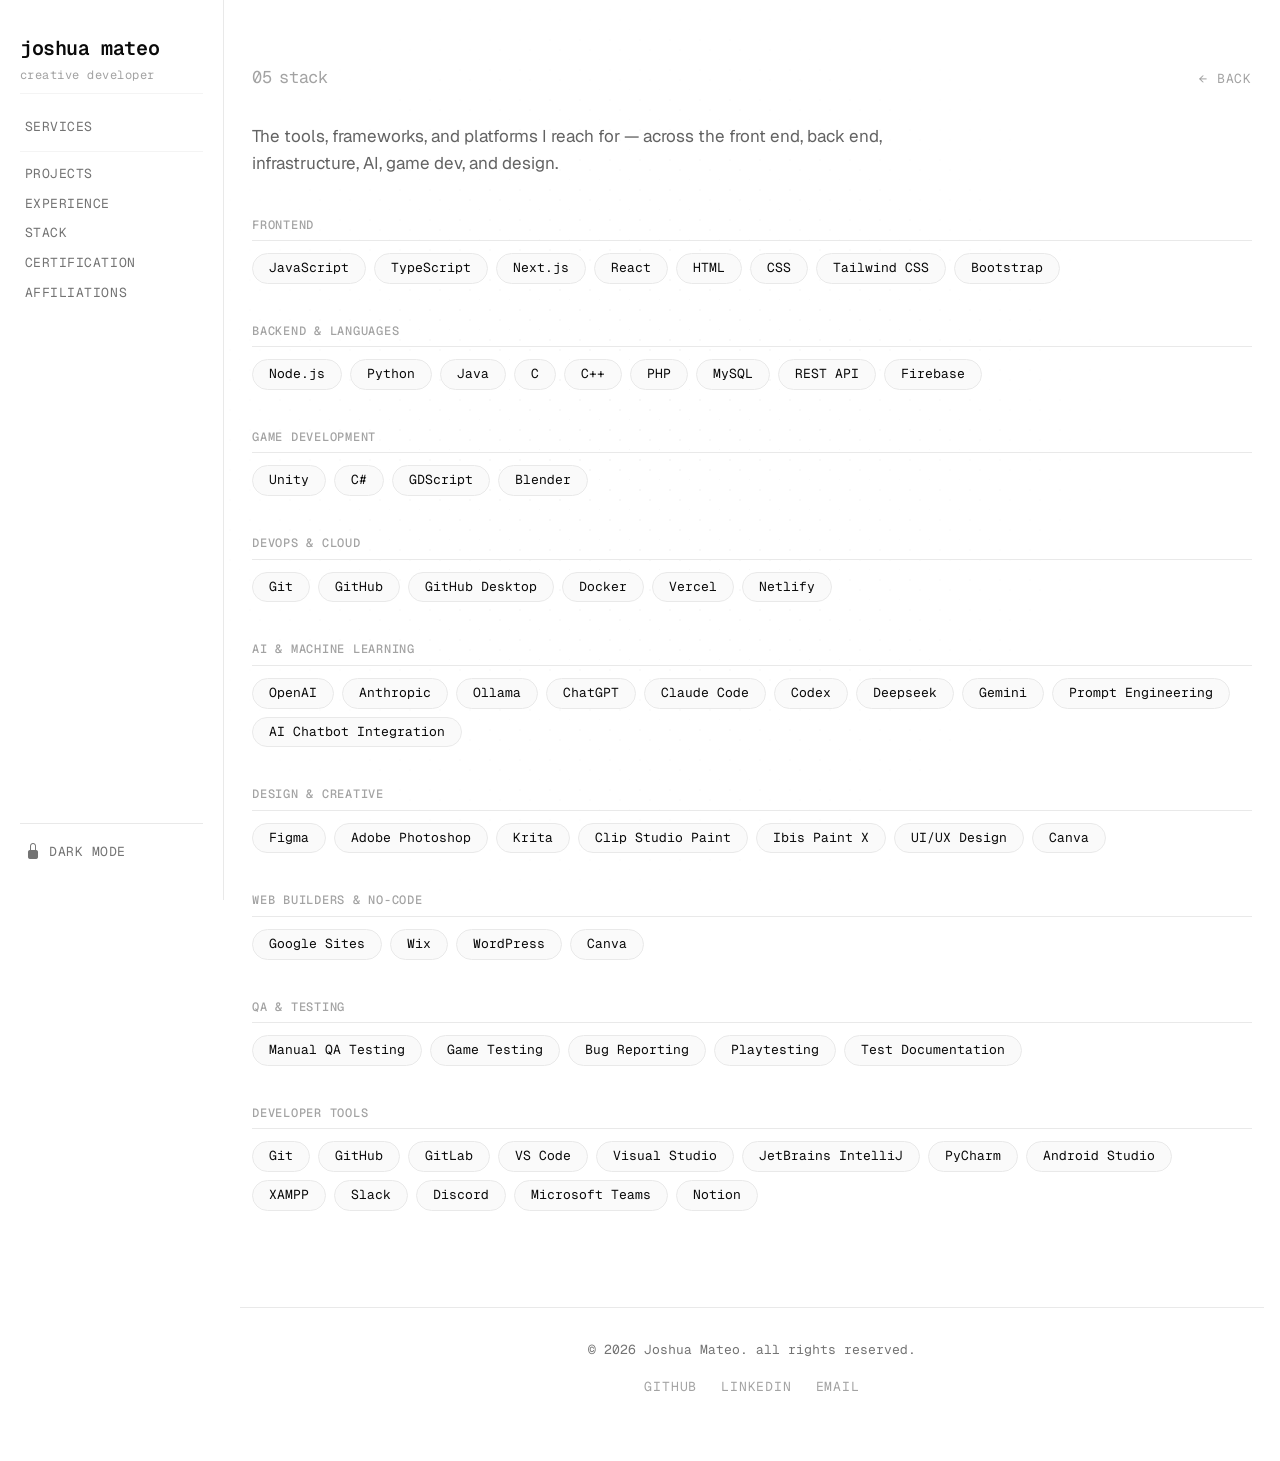
<file: stack.html>
<!DOCTYPE html>
<html lang="en" data-bs-theme="light">
<head>
    <meta charset="UTF-8" />
    <meta name="viewport" content="width=device-width, initial-scale=1.0" />
    <title>Stack — Joshua Mateo</title>

    <!-- Bootstrap 5 CSS (CDN) -->
    <link href="https://cdn.jsdelivr.net/npm/bootstrap@5.3.2/dist/css/bootstrap.min.css" rel="stylesheet" />
    <!-- Bootstrap Icons -->
    <link href="https://cdn.jsdelivr.net/npm/bootstrap-icons@1.11.3/font/bootstrap-icons.css" rel="stylesheet" />
    <!-- Google Fonts -->
    <link href="https://fonts.googleapis.com/css2?family=Geist:wght@400;500;600&family=Geist+Mono:wght@400;500&family=Source+Serif+4:wght@400;500;600&display=swap" rel="stylesheet" />

    <!-- Custom CSS -->
    <link href="./style.css" rel="stylesheet" />

    <style>
        .stack-category {
            margin-top: 2.5rem;
        }
        .stack-category:first-of-type {
            margin-top: 0;
        }
        .stack-category h3 {
            font-family: var(--font-mono);
            font-size: var(--text-xs);
            text-transform: uppercase;
            letter-spacing: 0.0625em;
            color: var(--gray-400);
            font-weight: 500;
            margin-bottom: 0.75rem;
            border-bottom: 1px solid var(--gray-200);
            padding-bottom: 0.5rem;
        }
        .stack-category .stack-tags {
            display: flex;
            flex-wrap: wrap;
            gap: 0.5rem;
        }
        .stack-category .stack-tag {
            background-color: var(--gray-50);
            border: 1px solid var(--gray-200);
            border-radius: 9999px;
            padding: 0.25rem 1rem;
            font-family: var(--font-mono);
            font-size: var(--text-sm);
            color: var(--ink);
            transition: background-color 0.15s ease, border-color 0.15s ease;
        }
        .stack-category .stack-tag:hover {
            background-color: var(--gray-100);
            border-color: var(--gray-300);
        }
        [data-bs-theme="dark"] .stack-category .stack-tag {
            background-color: var(--gray-50);
            border-color: var(--gray-200);
        }
        [data-bs-theme="dark"] .stack-category .stack-tag:hover {
            background-color: var(--gray-100);
            border-color: var(--gray-300);
        }
    </style>
</head>
<body>

    <!-- ============================================================
    SKIP LINK
    ============================================================ -->
    <a href="#main-content" class="skip-link">Skip to content</a>

    <!-- ============================================================
    SIDEBAR NAVIGATION – LOADED FROM navbar.html
    ============================================================ -->
    <div id="navbar-container"></div>

    <!-- ============================================================
    MOBILE HEADER
    ============================================================ -->
    <header class="mobile-header d-lg-none">
        <div class="header-inner">
            <button class="hamburger" id="hamburgerBtn" aria-label="Toggle navigation">
                <span></span>
                <span></span>
                <span></span>
            </button>
            <span class="header-brand">Joshua Mateo</span>
        </div>
    </header>

    <!-- ============================================================
    MOBILE MENU OVERLAY
    ============================================================ -->
    <div class="mobile-menu" id="mobileMenu">
        <div class="mobile-menu-inner">
            <div class="mobile-brand">
                <span class="brand-name">Joshua Mateo</span>
                <span class="brand-sub">creative developer</span>
            </div>
            <hr class="mobile-divider" />
            <a href="./index.html#about" class="nav-link" data-section="about">ABOUT</a>
            <a href="./index.html#resources" class="nav-link" data-section="resources">RESOURCES</a>
            <a href="./index.html#collabs" class="nav-link" data-section="collabs">COLLABS</a>
            <a href="./index.html#consulting" class="nav-link" data-section="consulting">CONSULTING</a>
            <hr class="mobile-divider" />
            <a href="./projects.html" class="nav-link" data-section="projects">PROJECTS</a>
            <a href="./experience.html" class="nav-link" data-section="experience">EXPERIENCE</a>
            <a href="./stack.html" class="nav-link active" data-section="stack">STACK</a>
            <a href="./index.html#certifications" class="nav-link" data-section="certifications">CERTIFICATION</a>
            <a href="./index.html#affiliations" class="nav-link" data-section="affiliations">AFFILIATIONS</a>
            <hr class="mobile-divider" />
            <button class="mobile-theme-toggle" id="mobileThemeToggle" aria-label="Toggle dark mode">
                <i class="bi bi-lock-fill" id="mobileThemeIcon"></i>
                <span class="ms-2">DARK MODE</span>
            </button>
        </div>
    </div>

    <!-- ============================================================
    MAIN CONTENT
    ============================================================ -->
    <main id="main-content" class="main-content">

        <section id="stack-page" class="section">
            <div class="container">
                <div class="section-header">
                    <span class="section-number">05</span>
                    <span class="section-title">stack</span>
                    <a href="./index.html#stack" class="section-link ms-auto">← BACK</a>
                </div>

                <div class="animate-in">
                    <p class="lead-bio" style="max-width: 720px; margin-bottom: 2.5rem;">
                        The tools, frameworks, and platforms I reach for — across the front end, back end, infrastructure, AI, game dev, and design.
                    </p>

                    <!-- FRONTEND -->
                    <div class="stack-category">
                        <h3>Frontend</h3>
                        <div class="stack-tags">
                            <span class="stack-tag">JavaScript</span>
                            <span class="stack-tag">TypeScript</span>
                            <span class="stack-tag">Next.js</span>
                            <span class="stack-tag">React</span>
                            <span class="stack-tag">HTML</span>
                            <span class="stack-tag">CSS</span>
                            <span class="stack-tag">Tailwind CSS</span>
                            <span class="stack-tag">Bootstrap</span>
                        </div>
                    </div>

                    <!-- BACKEND & LANGUAGES -->
                    <div class="stack-category">
                        <h3>Backend &amp; Languages</h3>
                        <div class="stack-tags">
                            <span class="stack-tag">Node.js</span>
                            <span class="stack-tag">Python</span>
                            <span class="stack-tag">Java</span>
                            <span class="stack-tag">C</span>
                            <span class="stack-tag">C++</span>
                            <span class="stack-tag">PHP</span>
                            <span class="stack-tag">MySQL</span>
                            <span class="stack-tag">REST API</span>
                            <span class="stack-tag">Firebase</span>
                        </div>
                    </div>

                    <!-- GAME DEVELOPMENT -->
                    <div class="stack-category">
                        <h3>Game Development</h3>
                        <div class="stack-tags">
                            <span class="stack-tag">Unity</span>
                            <span class="stack-tag">C#</span>
                            <span class="stack-tag">GDScript</span>
                            <span class="stack-tag">Blender</span>
                        </div>
                    </div>

                    <!-- DEVOPS & CLOUD -->
                    <div class="stack-category">
                        <h3>DevOps &amp; Cloud</h3>
                        <div class="stack-tags">
                            <span class="stack-tag">Git</span>
                            <span class="stack-tag">GitHub</span>
                            <span class="stack-tag">GitHub Desktop</span>
                            <span class="stack-tag">Docker</span>
                            <span class="stack-tag">Vercel</span>
                            <span class="stack-tag">Netlify</span>
                        </div>
                    </div>

                    <!-- AI & MACHINE LEARNING -->
                    <div class="stack-category">
                        <h3>AI &amp; Machine Learning</h3>
                        <div class="stack-tags">
                            <span class="stack-tag">OpenAI</span>
                            <span class="stack-tag">Anthropic</span>
                            <span class="stack-tag">Ollama</span>
                            <span class="stack-tag">ChatGPT</span>
                            <span class="stack-tag">Claude Code</span>
                            <span class="stack-tag">Codex</span>
                            <span class="stack-tag">Deepseek</span>
                            <span class="stack-tag">Gemini</span>
                            <span class="stack-tag">Prompt Engineering</span>
                            <span class="stack-tag">AI Chatbot Integration</span>
                        </div>
                    </div>

                    <!-- DESIGN & CREATIVE -->
                    <div class="stack-category">
                        <h3>Design &amp; Creative</h3>
                        <div class="stack-tags">
                            <span class="stack-tag">Figma</span>
                            <span class="stack-tag">Adobe Photoshop</span>
                            <span class="stack-tag">Krita</span>
                            <span class="stack-tag">Clip Studio Paint</span>
                            <span class="stack-tag">Ibis Paint X</span>
                            <span class="stack-tag">UI/UX Design</span>
                            <span class="stack-tag">Canva</span>
                        </div>
                    </div>

                    <!-- WEB BUILDERS & NO-CODE -->
                    <div class="stack-category">
                        <h3>Web Builders &amp; No-Code</h3>
                        <div class="stack-tags">
                            <span class="stack-tag">Google Sites</span>
                            <span class="stack-tag">Wix</span>
                            <span class="stack-tag">WordPress</span>
                            <span class="stack-tag">Canva</span>
                        </div>
                    </div>

                    <!-- QA & TESTING -->
                    <div class="stack-category">
                        <h3>QA &amp; Testing</h3>
                        <div class="stack-tags">
                            <span class="stack-tag">Manual QA Testing</span>
                            <span class="stack-tag">Game Testing</span>
                            <span class="stack-tag">Bug Reporting</span>
                            <span class="stack-tag">Playtesting</span>
                            <span class="stack-tag">Test Documentation</span>
                        </div>
                    </div>

                    <!-- DEVELOPER TOOLS -->
                    <div class="stack-category">
                        <h3>Developer Tools</h3>
                        <div class="stack-tags">
                            <span class="stack-tag">Git</span>
                            <span class="stack-tag">GitHub</span>
                            <span class="stack-tag">GitLab</span>
                            <span class="stack-tag">VS Code</span>
                            <span class="stack-tag">Visual Studio</span>
                            <span class="stack-tag">JetBrains IntelliJ</span>
                            <span class="stack-tag">PyCharm</span>
                            <span class="stack-tag">Android Studio</span>
                            <span class="stack-tag">XAMPP</span>
                            <span class="stack-tag">Slack</span>
                            <span class="stack-tag">Discord</span>
                            <span class="stack-tag">Microsoft Teams</span>
                            <span class="stack-tag">Notion</span>
                        </div>
                    </div>

                </div>
            </div>
        </section>

        <!-- ============================================================
        FOOTER
        ============================================================ -->
        <footer class="site-footer">
            <div class="container">
                <p class="footer-text">© 2026 Joshua Mateo. all rights reserved.</p>
                <div class="footer-links">
                    <a href="https://github.com/Wieze" target="_blank" class="footer-link">github</a>
                    <a href="https://www.linkedin.com/in/joshua-joel-mateo-208509399/" target="_blank" class="footer-link">linkedin</a>
                    <a href="mailto:mateojoshuajoel@gmail.com" class="footer-link">email</a>
                </div>
            </div>
        </footer>

    </main>

    <!-- Bootstrap JS Bundle -->
    <script src="https://cdn.jsdelivr.net/npm/bootstrap@5.3.2/dist/js/bootstrap.bundle.min.js"></script>
    <script src="./script.js"></script>

    <!-- Load sidebar -->
    <script>
        document.addEventListener('DOMContentLoaded', function() {
            fetch('./navbar.html')
                .then(response => response.text())
                .then(data => {
                    document.getElementById('navbar-container').innerHTML = data;
                    if (typeof window.reinitTheme === 'function') {
                        window.reinitTheme();
                    }
                })
                .catch(error => console.error('Error loading navbar:', error));
        });
    </script>

</body>
</html>
</file>
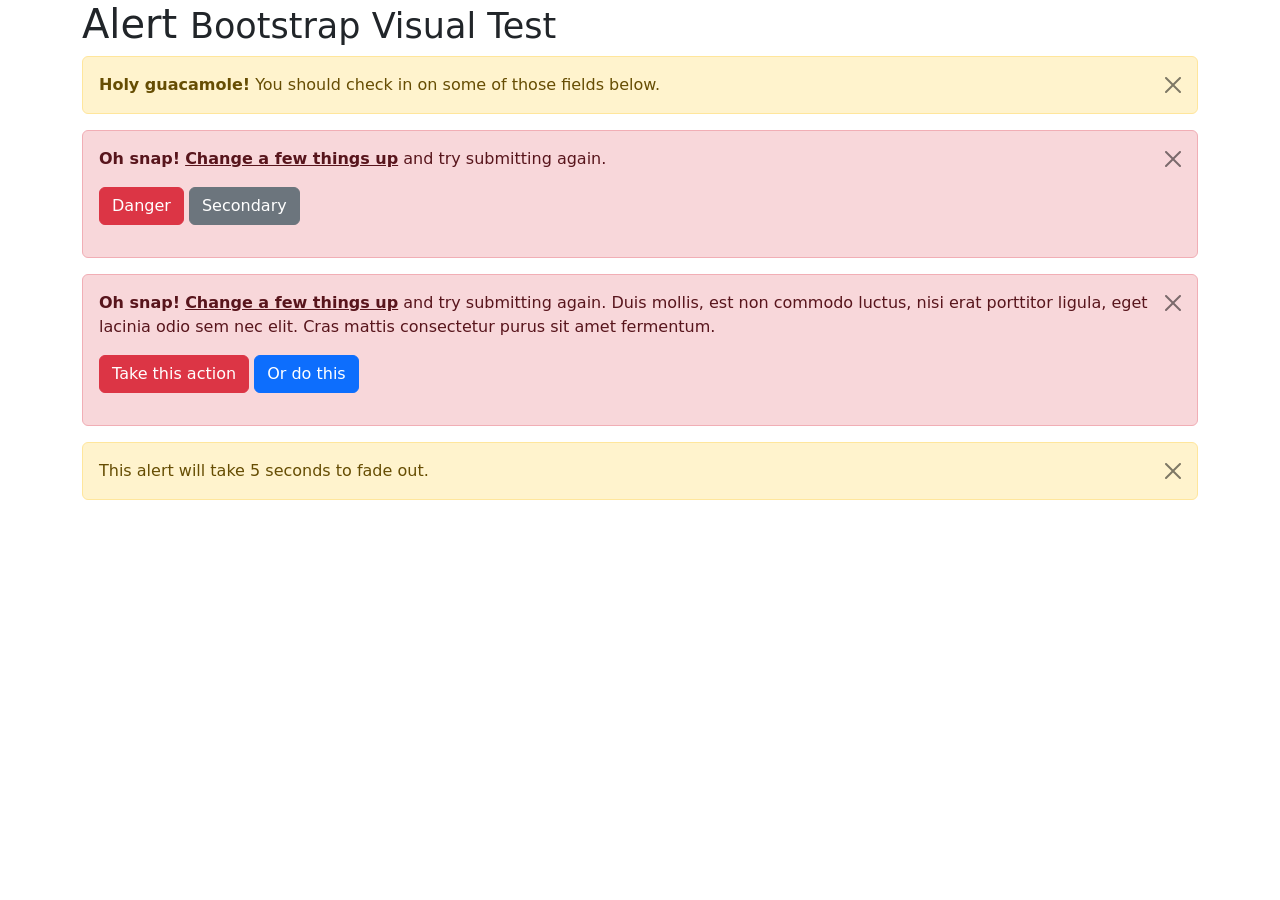
<file: bootstrap-5.3.8/js/tests/visual/alert.html>
<!doctype html>
<html lang="en">
  <head>
    <meta charset="utf-8">
    <meta name="viewport" content="width=device-width, initial-scale=1">
    <link href="../../../dist/css/bootstrap.min.css" rel="stylesheet">
    <title>Alert</title>
  </head>
  <body>
    <div class="container">
      <h1>Alert <small>Bootstrap Visual Test</small></h1>

      <div class="alert alert-warning alert-dismissible fade show" role="alert">
        <button type="button" class="btn-close" data-bs-dismiss="alert" aria-label="Close"></button>
        <strong>Holy guacamole!</strong> You should check in on some of those fields below.
      </div>

      <div class="alert alert-danger alert-dismissible fade show" role="alert">
        <button type="button" class="btn-close" data-bs-dismiss="alert" aria-label="Close"></button>
        <p>
          <strong>Oh snap!</strong> <a href="#" class="alert-link">Change a few things up</a> and try submitting again.
        </p>
        <p>
          <button type="button" class="btn btn-danger">Danger</button>
          <button type="button" class="btn btn-secondary">Secondary</button>
        </p>
      </div>

      <div class="alert alert-danger alert-dismissible fade show" role="alert">
        <button type="button" class="btn-close" data-bs-dismiss="alert" aria-label="Close"></button>
        <p>
          <strong>Oh snap!</strong> <a href="#" class="alert-link">Change a few things up</a> and try submitting again. Duis mollis, est non commodo luctus, nisi erat porttitor ligula, eget lacinia odio sem nec elit. Cras mattis consectetur purus sit amet fermentum.
        </p>
        <p>
          <button type="button" class="btn btn-danger">Take this action</button>
          <button type="button" class="btn btn-primary">Or do this</button>
        </p>
      </div>

      <div class="alert alert-warning alert-dismissible fade show" role="alert" style="transition-duration: 5s;">
        <button type="button" class="btn-close" data-bs-dismiss="alert" aria-label="Close"></button>
        This alert will take 5 seconds to fade out.
      </div>
    </div>

    <script src="../../../dist/js/bootstrap.bundle.js"></script>
  </body>
</html>
</file>
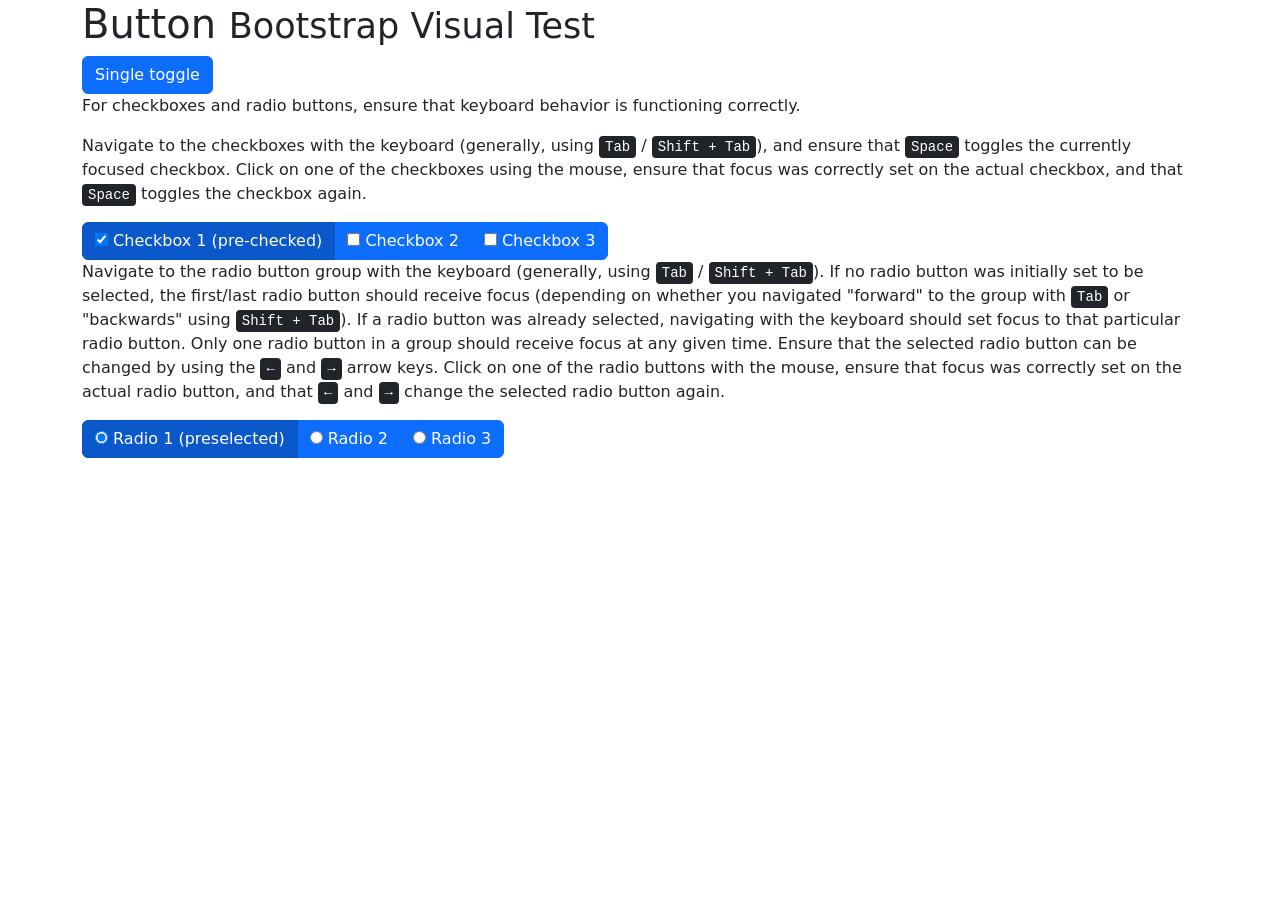
<file: bootstrap-5.3.8/js/tests/visual/button.html>
<!doctype html>
<html lang="en">
  <head>
    <meta charset="utf-8">
    <meta name="viewport" content="width=device-width, initial-scale=1">
    <link href="../../../dist/css/bootstrap.min.css" rel="stylesheet">
    <title>Button</title>
  </head>
  <body>
    <div class="container">
      <h1>Button <small>Bootstrap Visual Test</small></h1>

      <button type="button" class="btn btn-primary" data-bs-toggle="button" aria-pressed="false" autocomplete="off">
        Single toggle
      </button>

      <p>For checkboxes and radio buttons, ensure that keyboard behavior is functioning correctly.</p>
      <p>Navigate to the checkboxes with the keyboard (generally, using <kbd>Tab</kbd> / <kbd><kbd>Shift</kbd> + <kbd>Tab</kbd></kbd>), and ensure that <kbd>Space</kbd> toggles the currently focused checkbox. Click on one of the checkboxes using the mouse, ensure that focus was correctly set on the actual checkbox, and that <kbd>Space</kbd> toggles the checkbox again.</p>

      <div class="btn-group" data-bs-toggle="buttons">
        <label class="btn btn-primary active">
          <input type="checkbox" checked autocomplete="off"> Checkbox 1 (pre-checked)
        </label>
        <label class="btn btn-primary">
          <input type="checkbox" autocomplete="off"> Checkbox 2
        </label>
        <label class="btn btn-primary">
          <input type="checkbox" autocomplete="off"> Checkbox 3
        </label>
      </div>

      <p>Navigate to the radio button group with the keyboard (generally, using <kbd>Tab</kbd> / <kbd><kbd>Shift</kbd> + <kbd>Tab</kbd></kbd>). If no radio button was initially set to be selected, the first/last radio button should receive focus (depending on whether you navigated "forward" to the group with <kbd>Tab</kbd> or "backwards" using <kbd><kbd>Shift</kbd> + <kbd>Tab</kbd></kbd>). If a radio button was already selected, navigating with the keyboard should set focus to that particular radio button. Only one radio button in a group should receive focus at any given time.  Ensure that the selected radio button can be changed by using the <kbd>←</kbd> and <kbd>→</kbd> arrow keys. Click on one of the radio buttons with the mouse,  ensure that focus was correctly set on the actual radio button, and that <kbd>←</kbd> and <kbd>→</kbd> change the selected radio button again.</p>

      <div class="btn-group" data-bs-toggle="buttons">
        <label class="btn btn-primary active">
          <input type="radio" name="options" id="option1" autocomplete="off" checked> Radio 1 (preselected)
        </label>
        <label class="btn btn-primary">
          <input type="radio" name="options" id="option2" autocomplete="off"> Radio 2
        </label>
        <label class="btn btn-primary">
          <input type="radio" name="options" id="option3" autocomplete="off"> Radio 3
        </label>
      </div>
    </div>

    <script src="../../../dist/js/bootstrap.bundle.js"></script>
  </body>
</html>
</file>
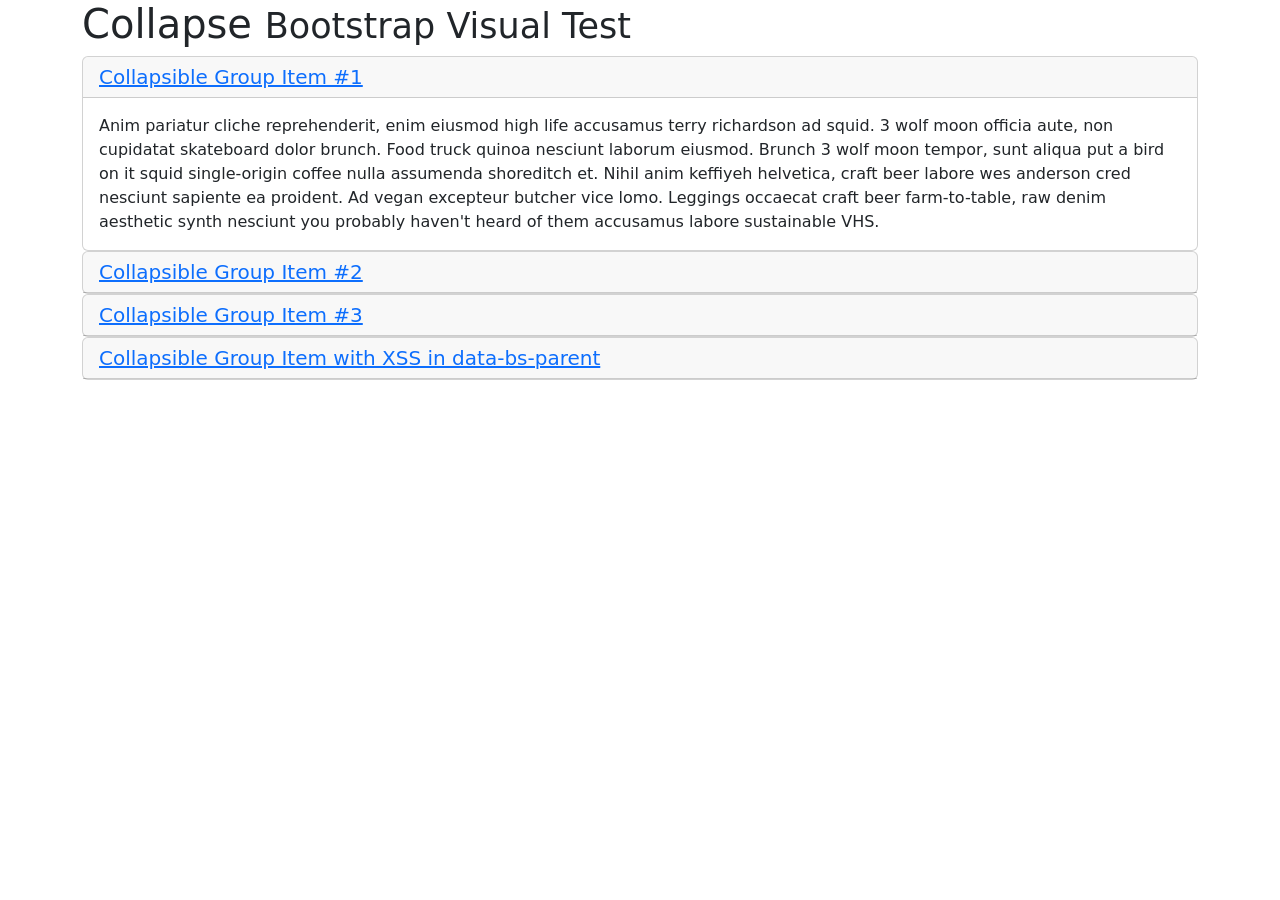
<file: bootstrap-5.3.8/js/tests/visual/collapse.html>
<!doctype html>
<html lang="en">
  <head>
    <meta charset="utf-8">
    <meta name="viewport" content="width=device-width, initial-scale=1">
    <link href="../../../dist/css/bootstrap.min.css" rel="stylesheet">
    <title>Collapse</title>
  </head>
  <body>
    <div class="container">
      <h1>Collapse <small>Bootstrap Visual Test</small></h1>

      <div id="accordion" role="tablist">
        <div class="card" role="presentation">
          <div class="card-header" role="tab" id="headingOne">
            <h5 class="mb-0">
              <a data-bs-toggle="collapse" href="#collapseOne" aria-expanded="true" aria-controls="collapseOne">
                Collapsible Group Item #1
              </a>
            </h5>
          </div>

          <div id="collapseOne" class="collapse show" data-bs-parent="#accordion" role="tabpanel" aria-labelledby="headingOne">
            <div class="card-body">
              Anim pariatur cliche reprehenderit, enim eiusmod high life accusamus terry richardson ad squid. 3 wolf moon officia aute, non cupidatat skateboard dolor brunch. Food truck quinoa nesciunt laborum eiusmod. Brunch 3 wolf moon tempor, sunt aliqua put a bird on it squid single-origin coffee nulla assumenda shoreditch et. Nihil anim keffiyeh helvetica, craft beer labore wes anderson cred nesciunt sapiente ea proident. Ad vegan excepteur butcher vice lomo. Leggings occaecat craft beer farm-to-table, raw denim aesthetic synth nesciunt you probably haven't heard of them accusamus labore sustainable VHS.
            </div>
          </div>
        </div>
        <div class="card" role="presentation">
          <div class="card-header" role="tab" id="headingTwo">
            <h5 class="mb-0">
              <a class="collapsed" data-bs-toggle="collapse" href="#collapseTwo" aria-expanded="false" aria-controls="collapseTwo">
                Collapsible Group Item #2
              </a>
            </h5>
          </div>
          <div id="collapseTwo" class="collapse" data-bs-parent="#accordion" role="tabpanel" aria-labelledby="headingTwo">
            <div class="card-body">
              Anim pariatur cliche reprehenderit, enim eiusmod high life accusamus terry richardson ad squid. 3 wolf moon officia aute, non cupidatat skateboard dolor brunch. Food truck quinoa nesciunt laborum eiusmod. Brunch 3 wolf moon tempor, sunt aliqua put a bird on it squid single-origin coffee nulla assumenda shoreditch et. Nihil anim keffiyeh helvetica, craft beer labore wes anderson cred nesciunt sapiente ea proident. Ad vegan excepteur butcher vice lomo. Leggings occaecat craft beer farm-to-table, raw denim aesthetic synth nesciunt you probably haven't heard of them accusamus labore sustainable VHS.
            </div>
          </div>
        </div>
        <div class="card" role="presentation">
          <div class="card-header" role="tab" id="headingThree">
            <h5 class="mb-0">
              <a class="collapsed" data-bs-toggle="collapse" href="#collapseThree" aria-expanded="false" aria-controls="collapseThree">
                Collapsible Group Item #3
              </a>
            </h5>
          </div>
          <div id="collapseThree" class="collapse" data-bs-parent="#accordion" role="tabpanel" aria-labelledby="headingThree">
            <div class="card-body">
              Anim pariatur cliche reprehenderit, enim eiusmod high life accusamus terry richardson ad squid. 3 wolf moon officia aute, non cupidatat skateboard dolor brunch. Food truck quinoa nesciunt laborum eiusmod. Brunch 3 wolf moon tempor, sunt aliqua put a bird on it squid single-origin coffee nulla assumenda shoreditch et. Nihil anim keffiyeh helvetica, craft beer labore wes anderson cred nesciunt sapiente ea proident. Ad vegan excepteur butcher vice lomo. Leggings occaecat craft beer farm-to-table, raw denim aesthetic synth nesciunt you probably haven't heard of them accusamus labore sustainable VHS.
            </div>
          </div>
        </div>
        <div class="card" role="presentation">
          <div class="card-header" role="tab" id="headingFour">
            <h5 class="mb-0">
              <a class="collapsed" data-bs-toggle="collapse" href="#collapseFour" aria-expanded="false" aria-controls="collapseFour">
                Collapsible Group Item with XSS in data-bs-parent
              </a>
            </h5>
          </div>
          <div id="collapseFour" class="collapse" data-bs-parent="<img src=1 onerror=alert(123)>" role="tabpanel" aria-labelledby="headingFour">
            <div class="card-body">
              Anim pariatur cliche reprehenderit, enim eiusmod high life accusamus terry richardson ad squid. 3 wolf moon officia aute, non cupidatat skateboard dolor brunch. Food truck quinoa nesciunt laborum eiusmod. Brunch 3 wolf moon tempor, sunt aliqua put a bird on it squid single-origin coffee nulla assumenda shoreditch et. Nihil anim keffiyeh helvetica, craft beer labore wes anderson cred nesciunt sapiente ea proident. Ad vegan excepteur butcher vice lomo. Leggings occaecat craft beer farm-to-table, raw denim aesthetic synth nesciunt you probably haven't heard of them accusamus labore sustainable VHS.
            </div>
          </div>
        </div>
      </div>
    </div>

    <script src="../../../dist/js/bootstrap.bundle.js"></script>
  </body>
</html>
</file>
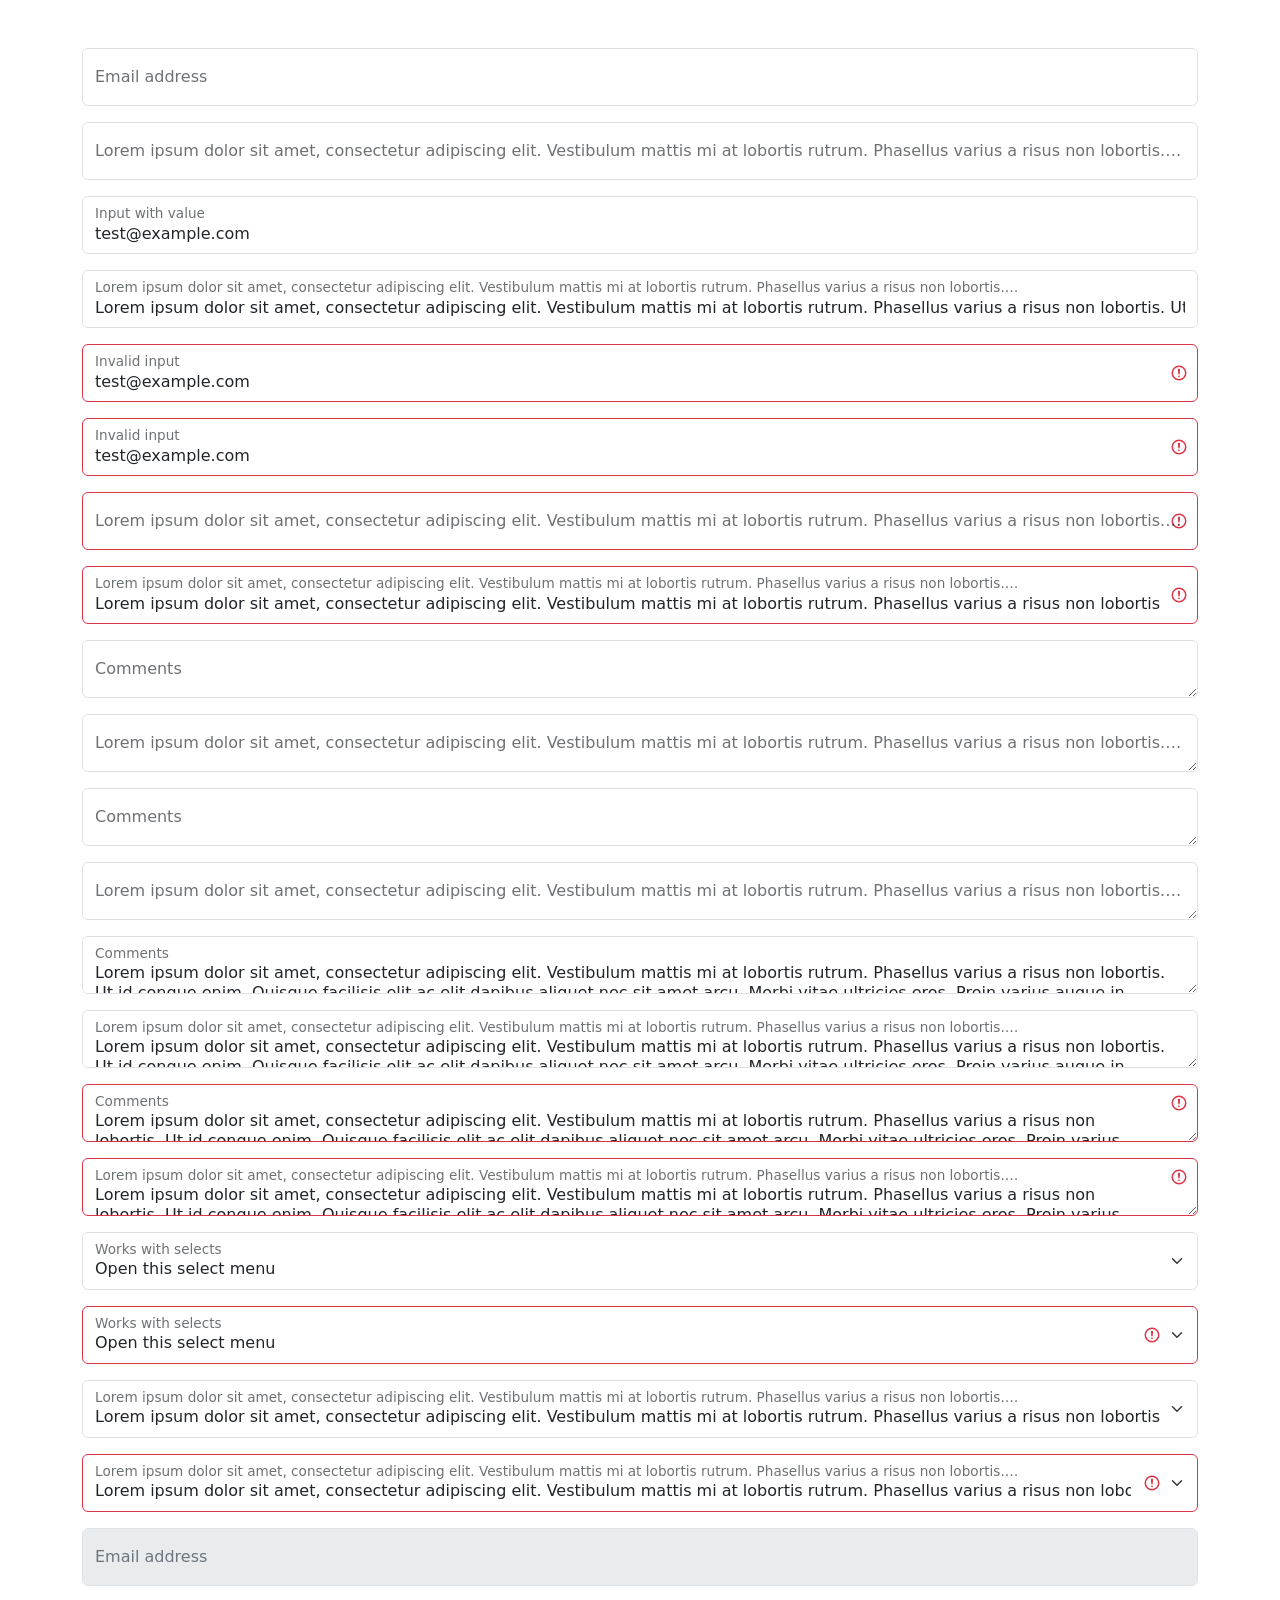
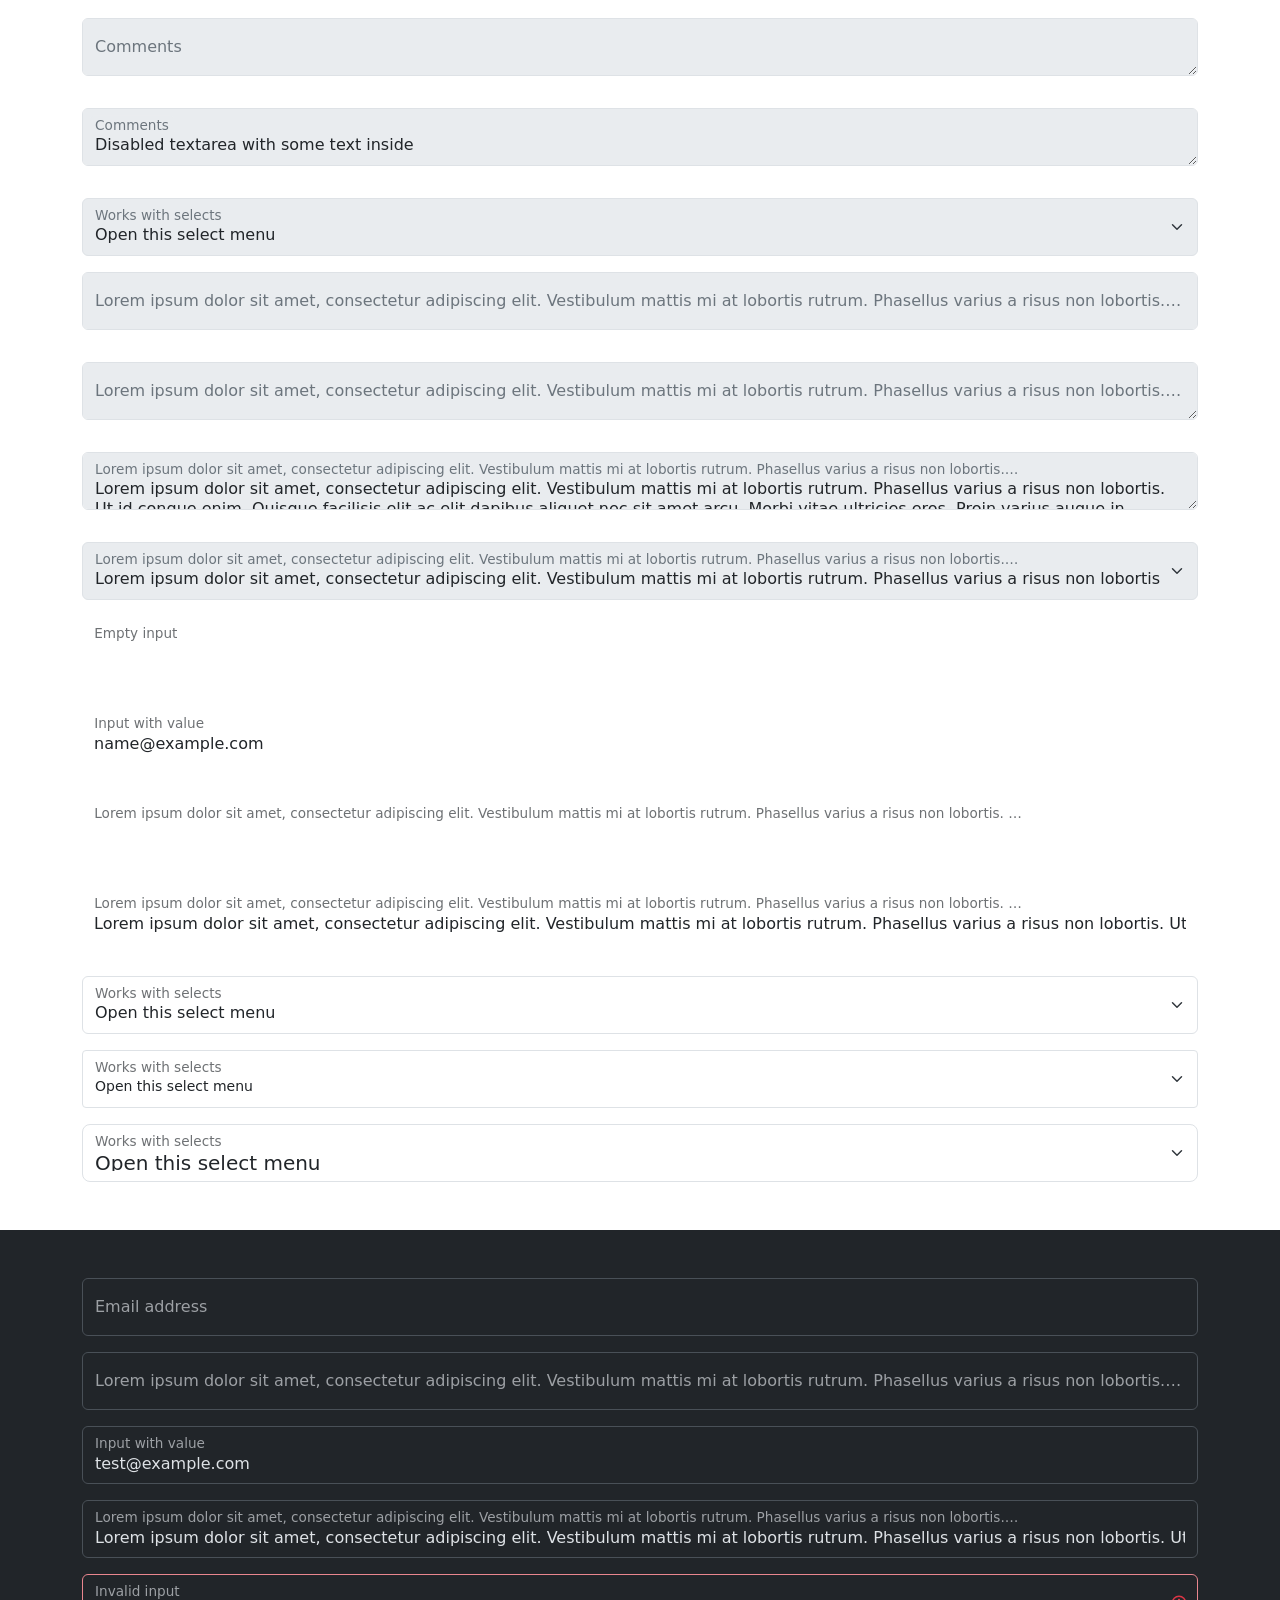
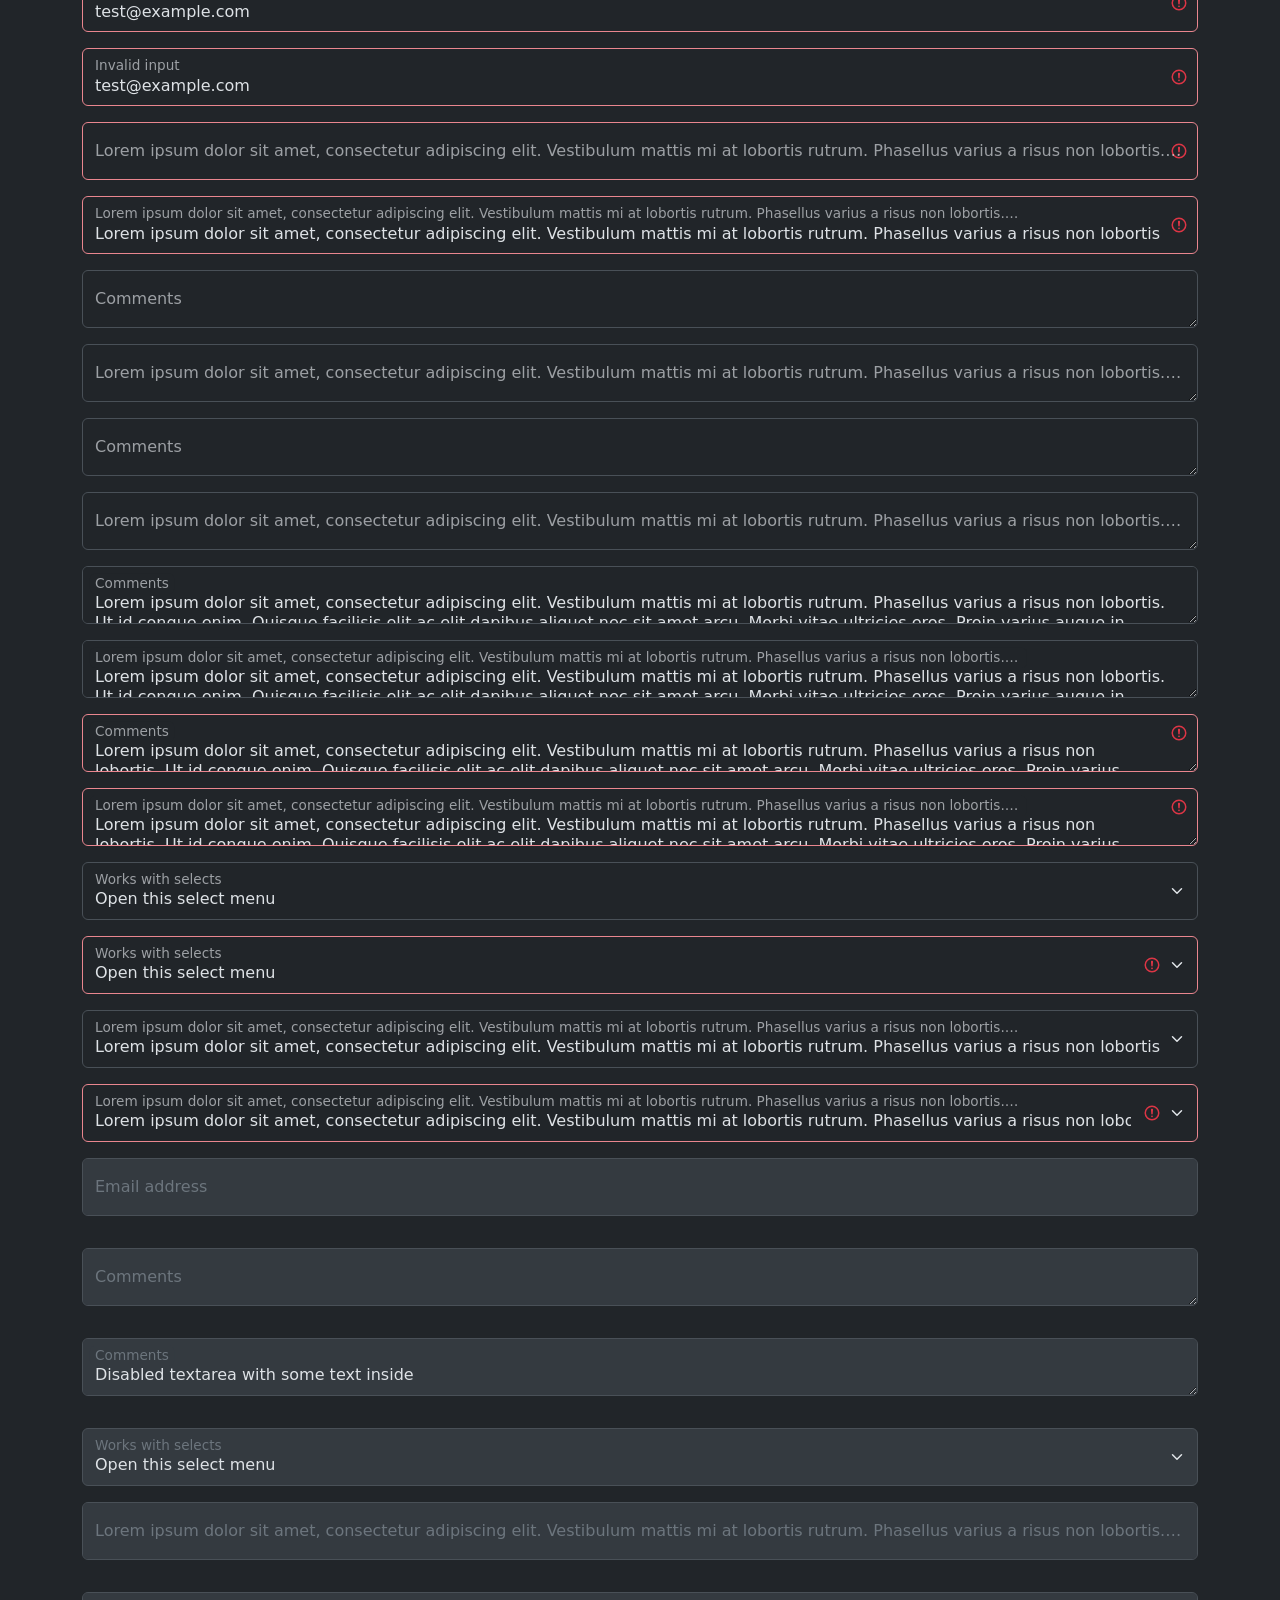
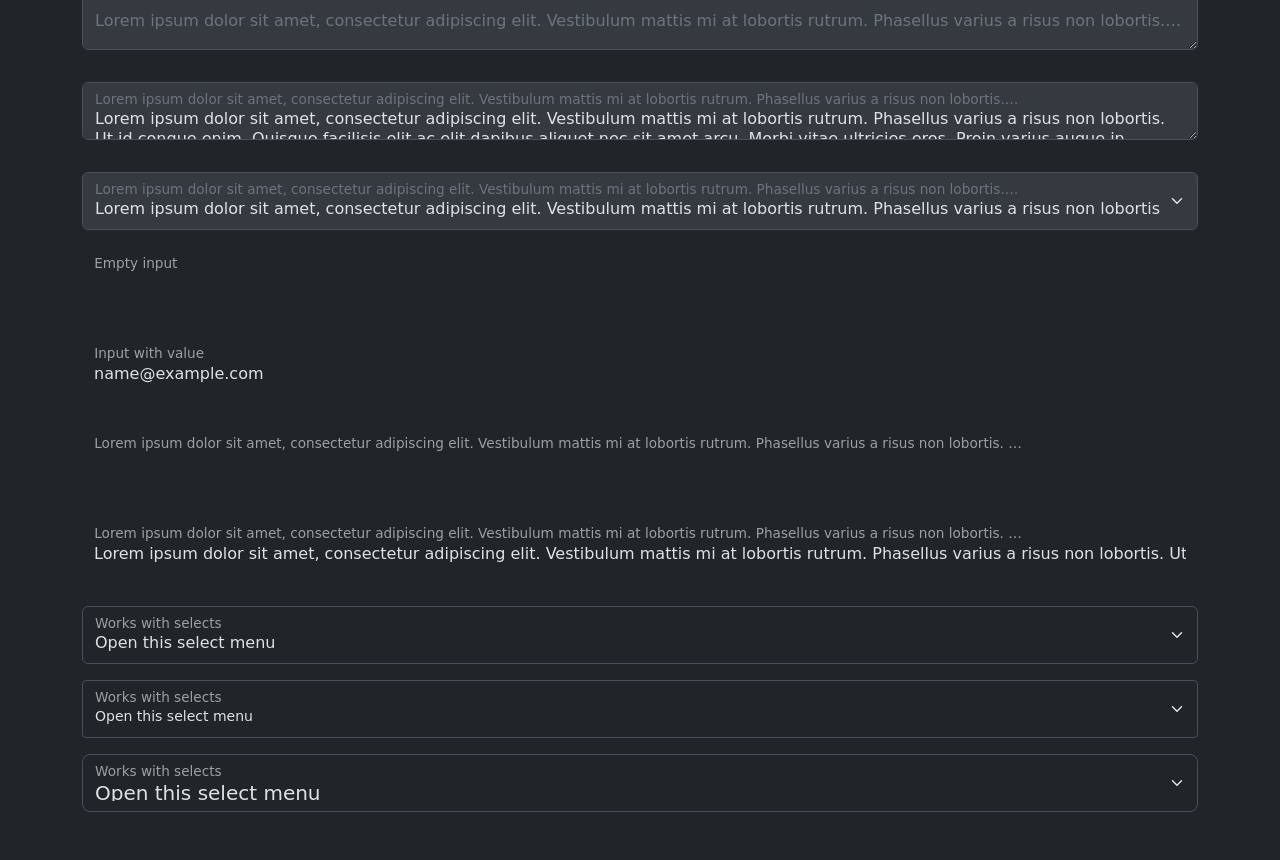
<file: bootstrap-5.3.8/js/tests/visual/floating-label.html>
<!doctype html>
<html lang="zxx">
  <head>
    <meta charset="utf-8">
    <meta name="viewport" content="width=device-width, initial-scale=1">
    <link href="../../../dist/css/bootstrap.min.css" rel="stylesheet">
    <title>Form</title>
    <style></style>
  </head>
  <body>
    <div class="container py-5 d-flex flex-column gap-3">
      <div class="form-floating">
        <input type="email" class="form-control" id="floatingInput" placeholder="name@example.com">
        <label for="floatingInput">Email address</label>
      </div>
      <div class="form-floating">
        <input type="email" class="form-control" id="floatingInput1" placeholder="name@example.com">
        <label for="floatingInput1">Lorem ipsum dolor sit amet, consectetur adipiscing elit. Vestibulum mattis mi at lobortis rutrum. Phasellus varius a risus non lobortis. Ut id congue enim. Quisque facilisis elit ac elit dapibus aliquet nec sit amet arcu. Morbi vitae ultricies eros. Proin varius augue in tristique pretium. Morbi at ullamcorper elit, at ullamcorper massa. Vivamus suscipit quam quis viverra eleifend.</label>
      </div>
      <form class="form-floating">
        <input type="email" class="form-control" id="floatingInputValue" placeholder="name@example.com" value="test@example.com">
        <label for="floatingInputValue">Input with value</label>
      </form>
      <form class="form-floating">
        <input type="email" class="form-control" id="floatingInputValue1" placeholder="name@example.com" value="Lorem ipsum dolor sit amet, consectetur adipiscing elit. Vestibulum mattis mi at lobortis rutrum. Phasellus varius a risus non lobortis. Ut id congue enim. Quisque facilisis elit ac elit dapibus aliquet nec sit amet arcu. Morbi vitae ultricies eros. Proin varius augue in tristique pretium. Morbi at ullamcorper elit, at ullamcorper massa. Vivamus suscipit quam quis viverra eleifend.">
        <label for="floatingInputValue1">Lorem ipsum dolor sit amet, consectetur adipiscing elit. Vestibulum mattis mi at lobortis rutrum. Phasellus varius a risus non lobortis. Ut id congue enim. Quisque facilisis elit ac elit dapibus aliquet nec sit amet arcu. Morbi vitae ultricies eros. Proin varius augue in tristique pretium. Morbi at ullamcorper elit, at ullamcorper massa. Vivamus suscipit quam quis viverra eleifend.</label>
      </form>
      <form class="form-floating">
        <input type="email" class="form-control is-invalid" id="floatingInputInvalid" placeholder="name@example.com" value="test@example.com">
        <label for="floatingInputInvalid">Invalid input</label>
      </form>
      <form class="form-floating">
        <input type="email" class="form-control is-invalid" id="floatingInputInvalid1" placeholder="name@example.com" value="test@example.com">
        <label for="floatingInputInvalid1">Invalid input</label>
      </form>
      <form class="form-floating">
        <input type="email" class="form-control is-invalid" id="floatingInputInvalid2" placeholder="name@example.com">
        <label for="floatingInputInvalid2">Lorem ipsum dolor sit amet, consectetur adipiscing elit. Vestibulum mattis mi at lobortis rutrum. Phasellus varius a risus non lobortis. Ut id congue enim. Quisque facilisis elit ac elit dapibus aliquet nec sit amet arcu. Morbi vitae ultricies eros. Proin varius augue in tristique pretium. Morbi at ullamcorper elit, at ullamcorper massa. Vivamus suscipit quam quis viverra eleifend.</label>
      </form>
      <form class="form-floating">
        <input type="email" class="form-control is-invalid" id="floatingInputInvalid3" placeholder="name@example.com" value="Lorem ipsum dolor sit amet, consectetur adipiscing elit. Vestibulum mattis mi at lobortis rutrum. Phasellus varius a risus non lobortis. Ut id congue enim. Quisque facilisis elit ac elit dapibus aliquet nec sit amet arcu. Morbi vitae ultricies eros. Proin varius augue in tristique pretium. Morbi at ullamcorper elit, at ullamcorper massa. Vivamus suscipit quam quis viverra eleifend.">
        <label for="floatingInputInvalid3">Lorem ipsum dolor sit amet, consectetur adipiscing elit. Vestibulum mattis mi at lobortis rutrum. Phasellus varius a risus non lobortis. Ut id congue enim. Quisque facilisis elit ac elit dapibus aliquet nec sit amet arcu. Morbi vitae ultricies eros. Proin varius augue in tristique pretium. Morbi at ullamcorper elit, at ullamcorper massa. Vivamus suscipit quam quis viverra eleifend.</label>
      </form>
      <div class="form-floating">
        <textarea class="form-control" placeholder="Leave a comment here" id="floatingTextarea"></textarea>
        <label for="floatingTextarea">Comments</label>
      </div>
      <div class="form-floating">
        <textarea class="form-control" placeholder="Leave a comment here" id="floatingTextarea1"></textarea>
        <label for="floatingTextarea1">Lorem ipsum dolor sit amet, consectetur adipiscing elit. Vestibulum mattis mi at lobortis rutrum. Phasellus varius a risus non lobortis. Ut id congue enim. Quisque facilisis elit ac elit dapibus aliquet nec sit amet arcu. Morbi vitae ultricies eros. Proin varius augue in tristique pretium. Morbi at ullamcorper elit, at ullamcorper massa. Vivamus suscipit quam quis viverra eleifend.</label>
      </div>
      <div class="form-floating">
        <textarea class="form-control" placeholder="Leave a comment here" id="floatingTextarea2" style="height: 50px"></textarea>
        <label for="floatingTextarea2">Comments</label>
      </div>
      <div class="form-floating">
        <textarea class="form-control" placeholder="Leave a comment here" id="floatingTextarea3" style="height: 50px"></textarea>
        <label for="floatingTextarea3">Lorem ipsum dolor sit amet, consectetur adipiscing elit. Vestibulum mattis mi at lobortis rutrum. Phasellus varius a risus non lobortis. Ut id congue enim. Quisque facilisis elit ac elit dapibus aliquet nec sit amet arcu. Morbi vitae ultricies eros. Proin varius augue in tristique pretium. Morbi at ullamcorper elit, at ullamcorper massa. Vivamus suscipit quam quis viverra eleifend.</label>
      </div>
      <div class="form-floating">
        <textarea class="form-control" placeholder="Leave a comment here" id="floatingTextarea4" style="height: 50px">Lorem ipsum dolor sit amet, consectetur adipiscing elit. Vestibulum mattis mi at lobortis rutrum. Phasellus varius a risus non lobortis. Ut id congue enim. Quisque facilisis elit ac elit dapibus aliquet nec sit amet arcu. Morbi vitae ultricies eros. Proin varius augue in tristique pretium. Morbi at ullamcorper elit, at ullamcorper massa. Vivamus suscipit quam quis viverra eleifend.</textarea>
        <label for="floatingTextarea4">Comments</label>
      </div>
      <div class="form-floating">
        <textarea class="form-control" placeholder="Leave a comment here" id="floatingTextarea5" style="height: 50px">Lorem ipsum dolor sit amet, consectetur adipiscing elit. Vestibulum mattis mi at lobortis rutrum. Phasellus varius a risus non lobortis. Ut id congue enim. Quisque facilisis elit ac elit dapibus aliquet nec sit amet arcu. Morbi vitae ultricies eros. Proin varius augue in tristique pretium. Morbi at ullamcorper elit, at ullamcorper massa. Vivamus suscipit quam quis viverra eleifend.</textarea>
        <label for="floatingTextarea5">Lorem ipsum dolor sit amet, consectetur adipiscing elit. Vestibulum mattis mi at lobortis rutrum. Phasellus varius a risus non lobortis. Ut id congue enim. Quisque facilisis elit ac elit dapibus aliquet nec sit amet arcu. Morbi vitae ultricies eros. Proin varius augue in tristique pretium. Morbi at ullamcorper elit, at ullamcorper massa. Vivamus suscipit quam quis viverra eleifend.</label>
      </div>
      <div class="form-floating">
        <textarea class="form-control is-invalid" placeholder="Leave a comment here" id="floatingTextarea6" style="height: 50px">Lorem ipsum dolor sit amet, consectetur adipiscing elit. Vestibulum mattis mi at lobortis rutrum. Phasellus varius a risus non lobortis. Ut id congue enim. Quisque facilisis elit ac elit dapibus aliquet nec sit amet arcu. Morbi vitae ultricies eros. Proin varius augue in tristique pretium. Morbi at ullamcorper elit, at ullamcorper massa. Vivamus suscipit quam quis viverra eleifend.</textarea>
        <label for="floatingTextarea6">Comments</label>
      </div>
      <div class="form-floating">
        <textarea class="form-control is-invalid" placeholder="Leave a comment here" id="floatingTextarea7" style="height: 50px">Lorem ipsum dolor sit amet, consectetur adipiscing elit. Vestibulum mattis mi at lobortis rutrum. Phasellus varius a risus non lobortis. Ut id congue enim. Quisque facilisis elit ac elit dapibus aliquet nec sit amet arcu. Morbi vitae ultricies eros. Proin varius augue in tristique pretium. Morbi at ullamcorper elit, at ullamcorper massa. Vivamus suscipit quam quis viverra eleifend.</textarea>
        <label for="floatingTextarea7">Lorem ipsum dolor sit amet, consectetur adipiscing elit. Vestibulum mattis mi at lobortis rutrum. Phasellus varius a risus non lobortis. Ut id congue enim. Quisque facilisis elit ac elit dapibus aliquet nec sit amet arcu. Morbi vitae ultricies eros. Proin varius augue in tristique pretium. Morbi at ullamcorper elit, at ullamcorper massa. Vivamus suscipit quam quis viverra eleifend.</label>
      </div>
      <div class="form-floating">
        <select class="form-select" id="floatingSelect" aria-label="Floating label select example">
          <option selected>Open this select menu</option>
          <option value="1">One</option>
          <option value="2">Two</option>
          <option value="3">Three</option>
        </select>
        <label for="floatingSelect">Works with selects</label>
      </div>
      <div class="form-floating">
        <select class="form-select is-invalid" id="floatingSelect1" aria-label="Floating label select example">
          <option selected>Open this select menu</option>
          <option value="1">One</option>
          <option value="2">Two</option>
          <option value="3">Three</option>
        </select>
        <label for="floatingSelect1">Works with selects</label>
      </div>
      <div class="form-floating">
        <select class="form-select" id="floatingSelect2" aria-label="Floating label select example">
          <option selected>Lorem ipsum dolor sit amet, consectetur adipiscing elit. Vestibulum mattis mi at lobortis rutrum. Phasellus varius a risus non lobortis. Ut id congue enim. Quisque facilisis elit ac elit dapibus aliquet nec sit amet arcu. Morbi vitae ultricies eros. Proin varius augue in tristique pretium. Morbi at ullamcorper elit, at ullamcorper massa. Vivamus suscipit quam quis viverra eleifend.</option>
          <option value="1">Lorem ipsum dolor sit amet, consectetur adipiscing elit. Vestibulum mattis mi at lobortis rutrum. Phasellus varius a risus non lobortis. Ut id congue enim. Quisque facilisis elit ac elit dapibus aliquet nec sit amet arcu. Morbi vitae ultricies eros. Proin varius augue in tristique pretium. Morbi at ullamcorper elit, at ullamcorper massa. Vivamus suscipit quam quis viverra eleifend.</option>
          <option value="2">Lorem ipsum dolor sit amet, consectetur adipiscing elit. Vestibulum mattis mi at lobortis rutrum. Phasellus varius a risus non lobortis. Ut id congue enim. Quisque facilisis elit ac elit dapibus aliquet nec sit amet arcu. Morbi vitae ultricies eros. Proin varius augue in tristique pretium. Morbi at ullamcorper elit, at ullamcorper massa. Vivamus suscipit quam quis viverra eleifend.</option>
          <option value="3">Lorem ipsum dolor sit amet, consectetur adipiscing elit. Vestibulum mattis mi at lobortis rutrum. Phasellus varius a risus non lobortis. Ut id congue enim. Quisque facilisis elit ac elit dapibus aliquet nec sit amet arcu. Morbi vitae ultricies eros. Proin varius augue in tristique pretium. Morbi at ullamcorper elit, at ullamcorper massa. Vivamus suscipit quam quis viverra eleifend.</option>
        </select>
        <label for="floatingSelect2">Lorem ipsum dolor sit amet, consectetur adipiscing elit. Vestibulum mattis mi at lobortis rutrum. Phasellus varius a risus non lobortis. Ut id congue enim. Quisque facilisis elit ac elit dapibus aliquet nec sit amet arcu. Morbi vitae ultricies eros. Proin varius augue in tristique pretium. Morbi at ullamcorper elit, at ullamcorper massa. Vivamus suscipit quam quis viverra eleifend.</label>
      </div>
      <div class="form-floating">
        <select class="form-select is-invalid" id="floatingSelect3" aria-label="Floating label select example">
          <option selected>Lorem ipsum dolor sit amet, consectetur adipiscing elit. Vestibulum mattis mi at lobortis rutrum. Phasellus varius a risus non lobortis. Ut id congue enim. Quisque facilisis elit ac elit dapibus aliquet nec sit amet arcu. Morbi vitae ultricies eros. Proin varius augue in tristique pretium. Morbi at ullamcorper elit, at ullamcorper massa. Vivamus suscipit quam quis viverra eleifend.</option>
          <option value="1">Lorem ipsum dolor sit amet, consectetur adipiscing elit. Vestibulum mattis mi at lobortis rutrum. Phasellus varius a risus non lobortis. Ut id congue enim. Quisque facilisis elit ac elit dapibus aliquet nec sit amet arcu. Morbi vitae ultricies eros. Proin varius augue in tristique pretium. Morbi at ullamcorper elit, at ullamcorper massa. Vivamus suscipit quam quis viverra eleifend.</option>
          <option value="2">Lorem ipsum dolor sit amet, consectetur adipiscing elit. Vestibulum mattis mi at lobortis rutrum. Phasellus varius a risus non lobortis. Ut id congue enim. Quisque facilisis elit ac elit dapibus aliquet nec sit amet arcu. Morbi vitae ultricies eros. Proin varius augue in tristique pretium. Morbi at ullamcorper elit, at ullamcorper massa. Vivamus suscipit quam quis viverra eleifend.</option>
          <option value="3">Lorem ipsum dolor sit amet, consectetur adipiscing elit. Vestibulum mattis mi at lobortis rutrum. Phasellus varius a risus non lobortis. Ut id congue enim. Quisque facilisis elit ac elit dapibus aliquet nec sit amet arcu. Morbi vitae ultricies eros. Proin varius augue in tristique pretium. Morbi at ullamcorper elit, at ullamcorper massa. Vivamus suscipit quam quis viverra eleifend.</option>
        </select>
        <label for="floatingSelect3">Lorem ipsum dolor sit amet, consectetur adipiscing elit. Vestibulum mattis mi at lobortis rutrum. Phasellus varius a risus non lobortis. Ut id congue enim. Quisque facilisis elit ac elit dapibus aliquet nec sit amet arcu. Morbi vitae ultricies eros. Proin varius augue in tristique pretium. Morbi at ullamcorper elit, at ullamcorper massa. Vivamus suscipit quam quis viverra eleifend.</label>
      </div>
      <div class="form-floating mb-3">
        <input type="email" class="form-control" id="floatingInputDisabled" placeholder="name@example.com" disabled>
        <label for="floatingInputDisabled">Email address</label>
      </div>
      <div class="form-floating mb-3">
        <textarea class="form-control" placeholder="Leave a comment here" id="floatingTextareaDisabled" disabled></textarea>
        <label for="floatingTextareaDisabled">Comments</label>
      </div>
      <div class="form-floating mb-3">
        <textarea class="form-control" placeholder="Leave a comment here" id="floatingTextareaDisabled1" style="height: 50px" disabled>Disabled textarea with some text inside</textarea>
        <label for="floatingTextareaDisabled1">Comments</label>
      </div>
      <div class="form-floating">
        <select class="form-select" id="floatingSelectDisabled" aria-label="Floating label disabled select example" disabled>
          <option selected>Open this select menu</option>
          <option value="1">One</option>
          <option value="2">Two</option>
          <option value="3">Three</option>
        </select>
        <label for="floatingSelectDisabled">Works with selects</label>
      </div>
      <div class="form-floating mb-3">
        <input type="email" class="form-control" id="floatingInputDisabled1" placeholder="name@example.com" disabled>
        <label for="floatingInputDisabled1">Lorem ipsum dolor sit amet, consectetur adipiscing elit. Vestibulum mattis mi at lobortis rutrum. Phasellus varius a risus non lobortis. Ut id congue enim. Quisque facilisis elit ac elit dapibus aliquet nec sit amet arcu. Morbi vitae ultricies eros. Proin varius augue in tristique pretium. Morbi at ullamcorper elit, at ullamcorper massa. Vivamus suscipit quam quis viverra eleifend.</label>
      </div>
      <div class="form-floating mb-3">
        <textarea class="form-control" placeholder="Leave a comment here" id="floatingTextareaDisabled2" disabled></textarea>
        <label for="floatingTextareaDisabled2">Lorem ipsum dolor sit amet, consectetur adipiscing elit. Vestibulum mattis mi at lobortis rutrum. Phasellus varius a risus non lobortis. Ut id congue enim. Quisque facilisis elit ac elit dapibus aliquet nec sit amet arcu. Morbi vitae ultricies eros. Proin varius augue in tristique pretium. Morbi at ullamcorper elit, at ullamcorper massa. Vivamus suscipit quam quis viverra eleifend.</label>
      </div>
      <div class="form-floating mb-3">
        <textarea class="form-control" placeholder="Leave a comment here" id="floatingTextareaDisabled3" style="height: 50px" disabled>Lorem ipsum dolor sit amet, consectetur adipiscing elit. Vestibulum mattis mi at lobortis rutrum. Phasellus varius a risus non lobortis. Ut id congue enim. Quisque facilisis elit ac elit dapibus aliquet nec sit amet arcu. Morbi vitae ultricies eros. Proin varius augue in tristique pretium. Morbi at ullamcorper elit, at ullamcorper massa. Vivamus suscipit quam quis viverra eleifend.</textarea>
        <label for="floatingTextareaDisabled3">Lorem ipsum dolor sit amet, consectetur adipiscing elit. Vestibulum mattis mi at lobortis rutrum. Phasellus varius a risus non lobortis. Ut id congue enim. Quisque facilisis elit ac elit dapibus aliquet nec sit amet arcu. Morbi vitae ultricies eros. Proin varius augue in tristique pretium. Morbi at ullamcorper elit, at ullamcorper massa. Vivamus suscipit quam quis viverra eleifend.</label>
      </div>
      <div class="form-floating">
        <select class="form-select" id="floatingSelectDisabled1" aria-label="Floating label disabled select example" disabled>
          <option selected>Lorem ipsum dolor sit amet, consectetur adipiscing elit. Vestibulum mattis mi at lobortis rutrum. Phasellus varius a risus non lobortis. Ut id congue enim. Quisque facilisis elit ac elit dapibus aliquet nec sit amet arcu. Morbi vitae ultricies eros. Proin varius augue in tristique pretium. Morbi at ullamcorper elit, at ullamcorper massa. Vivamus suscipit quam quis viverra eleifend.</option>
          <option value="1">Lorem ipsum dolor sit amet, consectetur adipiscing elit. Vestibulum mattis mi at lobortis rutrum. Phasellus varius a risus non lobortis. Ut id congue enim. Quisque facilisis elit ac elit dapibus aliquet nec sit amet arcu. Morbi vitae ultricies eros. Proin varius augue in tristique pretium. Morbi at ullamcorper elit, at ullamcorper massa. Vivamus suscipit quam quis viverra eleifend.</option>
          <option value="2">Lorem ipsum dolor sit amet, consectetur adipiscing elit. Vestibulum mattis mi at lobortis rutrum. Phasellus varius a risus non lobortis. Ut id congue enim. Quisque facilisis elit ac elit dapibus aliquet nec sit amet arcu. Morbi vitae ultricies eros. Proin varius augue in tristique pretium. Morbi at ullamcorper elit, at ullamcorper massa. Vivamus suscipit quam quis viverra eleifend.</option>
          <option value="3">Lorem ipsum dolor sit amet, consectetur adipiscing elit. Vestibulum mattis mi at lobortis rutrum. Phasellus varius a risus non lobortis. Ut id congue enim. Quisque facilisis elit ac elit dapibus aliquet nec sit amet arcu. Morbi vitae ultricies eros. Proin varius augue in tristique pretium. Morbi at ullamcorper elit, at ullamcorper massa. Vivamus suscipit quam quis viverra eleifend.</option>
        </select>
        <label for="floatingSelectDisabled1">Lorem ipsum dolor sit amet, consectetur adipiscing elit. Vestibulum mattis mi at lobortis rutrum. Phasellus varius a risus non lobortis. Ut id congue enim. Quisque facilisis elit ac elit dapibus aliquet nec sit amet arcu. Morbi vitae ultricies eros. Proin varius augue in tristique pretium. Morbi at ullamcorper elit, at ullamcorper massa. Vivamus suscipit quam quis viverra eleifend.</label>
      </div>
      <div class="form-floating mb-3">
        <input type="email" readonly class="form-control-plaintext" id="floatingEmptyPlaintextInput" placeholder="name@example.com">
        <label for="floatingEmptyPlaintextInput">Empty input</label>
      </div>
      <div class="form-floating mb-3">
        <input type="email" readonly class="form-control-plaintext" id="floatingPlaintextInput" placeholder="name@example.com" value="name@example.com">
        <label for="floatingPlaintextInput">Input with value</label>
      </div>
      <div class="form-floating mb-3">
        <input type="email" readonly class="form-control-plaintext" id="floatingEmptyPlaintextInput1" placeholder="name@example.com">
        <label for="floatingEmptyPlaintextInput1">Lorem ipsum dolor sit amet, consectetur adipiscing elit. Vestibulum mattis mi at lobortis rutrum. Phasellus varius a risus non lobortis. Ut id congue enim. Quisque facilisis elit ac elit dapibus aliquet nec sit amet arcu. Morbi vitae ultricies eros. Proin varius augue in tristique pretium. Morbi at ullamcorper elit, at ullamcorper massa. Vivamus suscipit quam quis viverra eleifend.</label>
      </div>
      <div class="form-floating mb-3">
        <input type="email" readonly class="form-control-plaintext" id="floatingPlaintextInput1" placeholder="name@example.com" value="Lorem ipsum dolor sit amet, consectetur adipiscing elit. Vestibulum mattis mi at lobortis rutrum. Phasellus varius a risus non lobortis. Ut id congue enim. Quisque facilisis elit ac elit dapibus aliquet nec sit amet arcu. Morbi vitae ultricies eros. Proin varius augue in tristique pretium. Morbi at ullamcorper elit, at ullamcorper massa. Vivamus suscipit quam quis viverra eleifend.">
        <label for="floatingPlaintextInput1">Lorem ipsum dolor sit amet, consectetur adipiscing elit. Vestibulum mattis mi at lobortis rutrum. Phasellus varius a risus non lobortis. Ut id congue enim. Quisque facilisis elit ac elit dapibus aliquet nec sit amet arcu. Morbi vitae ultricies eros. Proin varius augue in tristique pretium. Morbi at ullamcorper elit, at ullamcorper massa. Vivamus suscipit quam quis viverra eleifend.</label>
      </div>
      <!--Compare form-select rendering depending on the size-->
      <div class="form-floating">
        <select class="form-select" id="floatingSelectRegular" aria-label="Floating label select example">
          <option selected="">Open this select menu</option>
          <option value="1">One</option>
          <option value="2">Two</option>
          <option value="3">Three</option>
        </select>
        <label for="floatingSelectRegular">Works with selects</label>
      </div>
      <div class="form-floating">
        <select class="form-select form-select-sm" id="floatingSelectSmall" aria-label="Floating label select example">
          <option selected="">Open this select menu</option>
          <option value="1">One</option>
          <option value="2">Two</option>
          <option value="3">Three</option>
        </select>
        <label for="floatingSelectSmall">Works with selects</label>
      </div>
      <div class="form-floating">
        <select class="form-select form-select-lg" id="floatingSelectLarge" aria-label="Floating label select example">
          <option selected="">Open this select menu</option>
          <option value="1">One</option>
          <option value="2">Two</option>
          <option value="3">Three</option>
        </select>
        <label for="floatingSelectLarge">Works with selects</label>
      </div>
    </div>

    <div class="container-fluid bg-body" data-bs-theme="dark">
      <div class="container py-5 d-flex flex-column gap-3">
        <div class="form-floating">
          <input type="email" class="form-control" id="floatingInput2" placeholder="name@example.com">
          <label for="floatingInput2">Email address</label>
        </div>
        <div class="form-floating">
          <input type="email" class="form-control" id="floatingInput3" placeholder="name@example.com">
          <label for="floatingInput3">Lorem ipsum dolor sit amet, consectetur adipiscing elit. Vestibulum mattis mi at lobortis rutrum. Phasellus varius a risus non lobortis. Ut id congue enim. Quisque facilisis elit ac elit dapibus aliquet nec sit amet arcu. Morbi vitae ultricies eros. Proin varius augue in tristique pretium. Morbi at ullamcorper elit, at ullamcorper massa. Vivamus suscipit quam quis viverra eleifend.</label>
        </div>
        <form class="form-floating">
          <input type="email" class="form-control" id="floatingInputValue2" placeholder="name@example.com" value="test@example.com">
          <label for="floatingInputValue2">Input with value</label>
        </form>
        <form class="form-floating">
          <input type="email" class="form-control" id="floatingInputValue3" placeholder="name@example.com" value="Lorem ipsum dolor sit amet, consectetur adipiscing elit. Vestibulum mattis mi at lobortis rutrum. Phasellus varius a risus non lobortis. Ut id congue enim. Quisque facilisis elit ac elit dapibus aliquet nec sit amet arcu. Morbi vitae ultricies eros. Proin varius augue in tristique pretium. Morbi at ullamcorper elit, at ullamcorper massa. Vivamus suscipit quam quis viverra eleifend.">
          <label for="floatingInputValue3">Lorem ipsum dolor sit amet, consectetur adipiscing elit. Vestibulum mattis mi at lobortis rutrum. Phasellus varius a risus non lobortis. Ut id congue enim. Quisque facilisis elit ac elit dapibus aliquet nec sit amet arcu. Morbi vitae ultricies eros. Proin varius augue in tristique pretium. Morbi at ullamcorper elit, at ullamcorper massa. Vivamus suscipit quam quis viverra eleifend.</label>
        </form>
        <form class="form-floating">
          <input type="email" class="form-control is-invalid" id="floatingInputInvalid4" placeholder="name@example.com" value="test@example.com">
          <label for="floatingInputInvalid4">Invalid input</label>
        </form>
        <form class="form-floating">
          <input type="email" class="form-control is-invalid" id="floatingInputInvalid5" placeholder="name@example.com" value="test@example.com">
          <label for="floatingInputInvalid5">Invalid input</label>
        </form>
        <form class="form-floating">
          <input type="email" class="form-control is-invalid" id="floatingInputInvalid6" placeholder="name@example.com">
          <label for="floatingInputInvalid6">Lorem ipsum dolor sit amet, consectetur adipiscing elit. Vestibulum mattis mi at lobortis rutrum. Phasellus varius a risus non lobortis. Ut id congue enim. Quisque facilisis elit ac elit dapibus aliquet nec sit amet arcu. Morbi vitae ultricies eros. Proin varius augue in tristique pretium. Morbi at ullamcorper elit, at ullamcorper massa. Vivamus suscipit quam quis viverra eleifend.</label>
        </form>
        <form class="form-floating">
          <input type="email" class="form-control is-invalid" id="floatingInputInvalid7" placeholder="name@example.com" value="Lorem ipsum dolor sit amet, consectetur adipiscing elit. Vestibulum mattis mi at lobortis rutrum. Phasellus varius a risus non lobortis. Ut id congue enim. Quisque facilisis elit ac elit dapibus aliquet nec sit amet arcu. Morbi vitae ultricies eros. Proin varius augue in tristique pretium. Morbi at ullamcorper elit, at ullamcorper massa. Vivamus suscipit quam quis viverra eleifend.">
          <label for="floatingInputInvalid7">Lorem ipsum dolor sit amet, consectetur adipiscing elit. Vestibulum mattis mi at lobortis rutrum. Phasellus varius a risus non lobortis. Ut id congue enim. Quisque facilisis elit ac elit dapibus aliquet nec sit amet arcu. Morbi vitae ultricies eros. Proin varius augue in tristique pretium. Morbi at ullamcorper elit, at ullamcorper massa. Vivamus suscipit quam quis viverra eleifend.</label>
        </form>
        <div class="form-floating">
          <textarea class="form-control" placeholder="Leave a comment here" id="floatingTextarea8"></textarea>
          <label for="floatingTextarea8">Comments</label>
        </div>
        <div class="form-floating">
          <textarea class="form-control" placeholder="Leave a comment here" id="floatingTextarea9"></textarea>
          <label for="floatingTextarea9">Lorem ipsum dolor sit amet, consectetur adipiscing elit. Vestibulum mattis mi at lobortis rutrum. Phasellus varius a risus non lobortis. Ut id congue enim. Quisque facilisis elit ac elit dapibus aliquet nec sit amet arcu. Morbi vitae ultricies eros. Proin varius augue in tristique pretium. Morbi at ullamcorper elit, at ullamcorper massa. Vivamus suscipit quam quis viverra eleifend.</label>
        </div>
        <div class="form-floating">
          <textarea class="form-control" placeholder="Leave a comment here" id="floatingTextarea10" style="height: 50px"></textarea>
          <label for="floatingTextarea10">Comments</label>
        </div>
        <div class="form-floating">
          <textarea class="form-control" placeholder="Leave a comment here" id="floatingTextarea11" style="height: 50px"></textarea>
          <label for="floatingTextarea11">Lorem ipsum dolor sit amet, consectetur adipiscing elit. Vestibulum mattis mi at lobortis rutrum. Phasellus varius a risus non lobortis. Ut id congue enim. Quisque facilisis elit ac elit dapibus aliquet nec sit amet arcu. Morbi vitae ultricies eros. Proin varius augue in tristique pretium. Morbi at ullamcorper elit, at ullamcorper massa. Vivamus suscipit quam quis viverra eleifend.</label>
        </div>
        <div class="form-floating">
          <textarea class="form-control" placeholder="Leave a comment here" id="floatingTextarea12" style="height: 50px">Lorem ipsum dolor sit amet, consectetur adipiscing elit. Vestibulum mattis mi at lobortis rutrum. Phasellus varius a risus non lobortis. Ut id congue enim. Quisque facilisis elit ac elit dapibus aliquet nec sit amet arcu. Morbi vitae ultricies eros. Proin varius augue in tristique pretium. Morbi at ullamcorper elit, at ullamcorper massa. Vivamus suscipit quam quis viverra eleifend.</textarea>
          <label for="floatingTextarea12">Comments</label>
        </div>
        <div class="form-floating">
          <textarea class="form-control" placeholder="Leave a comment here" id="floatingTextarea13" style="height: 50px">Lorem ipsum dolor sit amet, consectetur adipiscing elit. Vestibulum mattis mi at lobortis rutrum. Phasellus varius a risus non lobortis. Ut id congue enim. Quisque facilisis elit ac elit dapibus aliquet nec sit amet arcu. Morbi vitae ultricies eros. Proin varius augue in tristique pretium. Morbi at ullamcorper elit, at ullamcorper massa. Vivamus suscipit quam quis viverra eleifend.</textarea>
          <label for="floatingTextarea13">Lorem ipsum dolor sit amet, consectetur adipiscing elit. Vestibulum mattis mi at lobortis rutrum. Phasellus varius a risus non lobortis. Ut id congue enim. Quisque facilisis elit ac elit dapibus aliquet nec sit amet arcu. Morbi vitae ultricies eros. Proin varius augue in tristique pretium. Morbi at ullamcorper elit, at ullamcorper massa. Vivamus suscipit quam quis viverra eleifend.</label>
        </div>
        <div class="form-floating">
          <textarea class="form-control is-invalid" placeholder="Leave a comment here" id="floatingTextarea14" style="height: 50px">Lorem ipsum dolor sit amet, consectetur adipiscing elit. Vestibulum mattis mi at lobortis rutrum. Phasellus varius a risus non lobortis. Ut id congue enim. Quisque facilisis elit ac elit dapibus aliquet nec sit amet arcu. Morbi vitae ultricies eros. Proin varius augue in tristique pretium. Morbi at ullamcorper elit, at ullamcorper massa. Vivamus suscipit quam quis viverra eleifend.</textarea>
          <label for="floatingTextarea14">Comments</label>
        </div>
        <div class="form-floating">
          <textarea class="form-control is-invalid" placeholder="Leave a comment here" id="floatingTextarea15" style="height: 50px">Lorem ipsum dolor sit amet, consectetur adipiscing elit. Vestibulum mattis mi at lobortis rutrum. Phasellus varius a risus non lobortis. Ut id congue enim. Quisque facilisis elit ac elit dapibus aliquet nec sit amet arcu. Morbi vitae ultricies eros. Proin varius augue in tristique pretium. Morbi at ullamcorper elit, at ullamcorper massa. Vivamus suscipit quam quis viverra eleifend.</textarea>
          <label for="floatingTextarea15">Lorem ipsum dolor sit amet, consectetur adipiscing elit. Vestibulum mattis mi at lobortis rutrum. Phasellus varius a risus non lobortis. Ut id congue enim. Quisque facilisis elit ac elit dapibus aliquet nec sit amet arcu. Morbi vitae ultricies eros. Proin varius augue in tristique pretium. Morbi at ullamcorper elit, at ullamcorper massa. Vivamus suscipit quam quis viverra eleifend.</label>
        </div>
        <div class="form-floating">
          <select class="form-select" id="floatingSelect4" aria-label="Floating label select example">
            <option selected>Open this select menu</option>
            <option value="1">One</option>
            <option value="2">Two</option>
            <option value="3">Three</option>
          </select>
          <label for="floatingSelect4">Works with selects</label>
        </div>
        <div class="form-floating">
          <select class="form-select is-invalid" id="floatingSelect5" aria-label="Floating label select example">
            <option selected>Open this select menu</option>
            <option value="1">One</option>
            <option value="2">Two</option>
            <option value="3">Three</option>
          </select>
          <label for="floatingSelect5">Works with selects</label>
        </div>
        <div class="form-floating">
          <select class="form-select" id="floatingSelect6" aria-label="Floating label select example">
            <option selected>Lorem ipsum dolor sit amet, consectetur adipiscing elit. Vestibulum mattis mi at lobortis rutrum. Phasellus varius a risus non lobortis. Ut id congue enim. Quisque facilisis elit ac elit dapibus aliquet nec sit amet arcu. Morbi vitae ultricies eros. Proin varius augue in tristique pretium. Morbi at ullamcorper elit, at ullamcorper massa. Vivamus suscipit quam quis viverra eleifend.</option>
            <option value="1">Lorem ipsum dolor sit amet, consectetur adipiscing elit. Vestibulum mattis mi at lobortis rutrum. Phasellus varius a risus non lobortis. Ut id congue enim. Quisque facilisis elit ac elit dapibus aliquet nec sit amet arcu. Morbi vitae ultricies eros. Proin varius augue in tristique pretium. Morbi at ullamcorper elit, at ullamcorper massa. Vivamus suscipit quam quis viverra eleifend.</option>
            <option value="2">Lorem ipsum dolor sit amet, consectetur adipiscing elit. Vestibulum mattis mi at lobortis rutrum. Phasellus varius a risus non lobortis. Ut id congue enim. Quisque facilisis elit ac elit dapibus aliquet nec sit amet arcu. Morbi vitae ultricies eros. Proin varius augue in tristique pretium. Morbi at ullamcorper elit, at ullamcorper massa. Vivamus suscipit quam quis viverra eleifend.</option>
            <option value="3">Lorem ipsum dolor sit amet, consectetur adipiscing elit. Vestibulum mattis mi at lobortis rutrum. Phasellus varius a risus non lobortis. Ut id congue enim. Quisque facilisis elit ac elit dapibus aliquet nec sit amet arcu. Morbi vitae ultricies eros. Proin varius augue in tristique pretium. Morbi at ullamcorper elit, at ullamcorper massa. Vivamus suscipit quam quis viverra eleifend.</option>
          </select>
          <label for="floatingSelect6">Lorem ipsum dolor sit amet, consectetur adipiscing elit. Vestibulum mattis mi at lobortis rutrum. Phasellus varius a risus non lobortis. Ut id congue enim. Quisque facilisis elit ac elit dapibus aliquet nec sit amet arcu. Morbi vitae ultricies eros. Proin varius augue in tristique pretium. Morbi at ullamcorper elit, at ullamcorper massa. Vivamus suscipit quam quis viverra eleifend.</label>
        </div>
        <div class="form-floating">
          <select class="form-select is-invalid" id="floatingSelect7" aria-label="Floating label select example">
            <option selected>Lorem ipsum dolor sit amet, consectetur adipiscing elit. Vestibulum mattis mi at lobortis rutrum. Phasellus varius a risus non lobortis. Ut id congue enim. Quisque facilisis elit ac elit dapibus aliquet nec sit amet arcu. Morbi vitae ultricies eros. Proin varius augue in tristique pretium. Morbi at ullamcorper elit, at ullamcorper massa. Vivamus suscipit quam quis viverra eleifend.</option>
            <option value="1">Lorem ipsum dolor sit amet, consectetur adipiscing elit. Vestibulum mattis mi at lobortis rutrum. Phasellus varius a risus non lobortis. Ut id congue enim. Quisque facilisis elit ac elit dapibus aliquet nec sit amet arcu. Morbi vitae ultricies eros. Proin varius augue in tristique pretium. Morbi at ullamcorper elit, at ullamcorper massa. Vivamus suscipit quam quis viverra eleifend.</option>
            <option value="2">Lorem ipsum dolor sit amet, consectetur adipiscing elit. Vestibulum mattis mi at lobortis rutrum. Phasellus varius a risus non lobortis. Ut id congue enim. Quisque facilisis elit ac elit dapibus aliquet nec sit amet arcu. Morbi vitae ultricies eros. Proin varius augue in tristique pretium. Morbi at ullamcorper elit, at ullamcorper massa. Vivamus suscipit quam quis viverra eleifend.</option>
            <option value="3">Lorem ipsum dolor sit amet, consectetur adipiscing elit. Vestibulum mattis mi at lobortis rutrum. Phasellus varius a risus non lobortis. Ut id congue enim. Quisque facilisis elit ac elit dapibus aliquet nec sit amet arcu. Morbi vitae ultricies eros. Proin varius augue in tristique pretium. Morbi at ullamcorper elit, at ullamcorper massa. Vivamus suscipit quam quis viverra eleifend.</option>
          </select>
          <label for="floatingSelect7">Lorem ipsum dolor sit amet, consectetur adipiscing elit. Vestibulum mattis mi at lobortis rutrum. Phasellus varius a risus non lobortis. Ut id congue enim. Quisque facilisis elit ac elit dapibus aliquet nec sit amet arcu. Morbi vitae ultricies eros. Proin varius augue in tristique pretium. Morbi at ullamcorper elit, at ullamcorper massa. Vivamus suscipit quam quis viverra eleifend.</label>
        </div>
        <div class="form-floating mb-3">
          <input type="email" class="form-control" id="floatingInputDisabled2" placeholder="name@example.com" disabled>
          <label for="floatingInputDisabled2">Email address</label>
        </div>
        <div class="form-floating mb-3">
          <textarea class="form-control" placeholder="Leave a comment here" id="floatingTextareaDisabled4" disabled></textarea>
          <label for="floatingTextareaDisabled4">Comments</label>
        </div>
        <div class="form-floating mb-3">
          <textarea class="form-control" placeholder="Leave a comment here" id="floatingTextareaDisabled5" style="height: 50px" disabled>Disabled textarea with some text inside</textarea>
          <label for="floatingTextareaDisabled5">Comments</label>
        </div>
        <div class="form-floating">
          <select class="form-select" id="floatingSelectDisabled2" aria-label="Floating label disabled select example" disabled>
            <option selected>Open this select menu</option>
            <option value="1">One</option>
            <option value="2">Two</option>
            <option value="3">Three</option>
          </select>
          <label for="floatingSelectDisabled2">Works with selects</label>
        </div>
        <div class="form-floating mb-3">
          <input type="email" class="form-control" id="floatingInputDisabled3" placeholder="name@example.com" disabled>
          <label for="floatingInputDisabled3">Lorem ipsum dolor sit amet, consectetur adipiscing elit. Vestibulum mattis mi at lobortis rutrum. Phasellus varius a risus non lobortis. Ut id congue enim. Quisque facilisis elit ac elit dapibus aliquet nec sit amet arcu. Morbi vitae ultricies eros. Proin varius augue in tristique pretium. Morbi at ullamcorper elit, at ullamcorper massa. Vivamus suscipit quam quis viverra eleifend.</label>
        </div>
        <div class="form-floating mb-3">
          <textarea class="form-control" placeholder="Leave a comment here" id="floatingTextareaDisabled6" disabled></textarea>
          <label for="floatingTextareaDisabled6">Lorem ipsum dolor sit amet, consectetur adipiscing elit. Vestibulum mattis mi at lobortis rutrum. Phasellus varius a risus non lobortis. Ut id congue enim. Quisque facilisis elit ac elit dapibus aliquet nec sit amet arcu. Morbi vitae ultricies eros. Proin varius augue in tristique pretium. Morbi at ullamcorper elit, at ullamcorper massa. Vivamus suscipit quam quis viverra eleifend.</label>
        </div>
        <div class="form-floating mb-3">
          <textarea class="form-control" placeholder="Leave a comment here" id="floatingTextareaDisabled7" style="height: 50px" disabled>Lorem ipsum dolor sit amet, consectetur adipiscing elit. Vestibulum mattis mi at lobortis rutrum. Phasellus varius a risus non lobortis. Ut id congue enim. Quisque facilisis elit ac elit dapibus aliquet nec sit amet arcu. Morbi vitae ultricies eros. Proin varius augue in tristique pretium. Morbi at ullamcorper elit, at ullamcorper massa. Vivamus suscipit quam quis viverra eleifend.</textarea>
          <label for="floatingTextareaDisabled7">Lorem ipsum dolor sit amet, consectetur adipiscing elit. Vestibulum mattis mi at lobortis rutrum. Phasellus varius a risus non lobortis. Ut id congue enim. Quisque facilisis elit ac elit dapibus aliquet nec sit amet arcu. Morbi vitae ultricies eros. Proin varius augue in tristique pretium. Morbi at ullamcorper elit, at ullamcorper massa. Vivamus suscipit quam quis viverra eleifend.</label>
        </div>
        <div class="form-floating">
          <select class="form-select" id="floatingSelectDisabled3" aria-label="Floating label disabled select example" disabled>
            <option selected>Lorem ipsum dolor sit amet, consectetur adipiscing elit. Vestibulum mattis mi at lobortis rutrum. Phasellus varius a risus non lobortis. Ut id congue enim. Quisque facilisis elit ac elit dapibus aliquet nec sit amet arcu. Morbi vitae ultricies eros. Proin varius augue in tristique pretium. Morbi at ullamcorper elit, at ullamcorper massa. Vivamus suscipit quam quis viverra eleifend.</option>
            <option value="1">Lorem ipsum dolor sit amet, consectetur adipiscing elit. Vestibulum mattis mi at lobortis rutrum. Phasellus varius a risus non lobortis. Ut id congue enim. Quisque facilisis elit ac elit dapibus aliquet nec sit amet arcu. Morbi vitae ultricies eros. Proin varius augue in tristique pretium. Morbi at ullamcorper elit, at ullamcorper massa. Vivamus suscipit quam quis viverra eleifend.</option>
            <option value="2">Lorem ipsum dolor sit amet, consectetur adipiscing elit. Vestibulum mattis mi at lobortis rutrum. Phasellus varius a risus non lobortis. Ut id congue enim. Quisque facilisis elit ac elit dapibus aliquet nec sit amet arcu. Morbi vitae ultricies eros. Proin varius augue in tristique pretium. Morbi at ullamcorper elit, at ullamcorper massa. Vivamus suscipit quam quis viverra eleifend.</option>
            <option value="3">Lorem ipsum dolor sit amet, consectetur adipiscing elit. Vestibulum mattis mi at lobortis rutrum. Phasellus varius a risus non lobortis. Ut id congue enim. Quisque facilisis elit ac elit dapibus aliquet nec sit amet arcu. Morbi vitae ultricies eros. Proin varius augue in tristique pretium. Morbi at ullamcorper elit, at ullamcorper massa. Vivamus suscipit quam quis viverra eleifend.</option>
          </select>
          <label for="floatingSelectDisabled3">Lorem ipsum dolor sit amet, consectetur adipiscing elit. Vestibulum mattis mi at lobortis rutrum. Phasellus varius a risus non lobortis. Ut id congue enim. Quisque facilisis elit ac elit dapibus aliquet nec sit amet arcu. Morbi vitae ultricies eros. Proin varius augue in tristique pretium. Morbi at ullamcorper elit, at ullamcorper massa. Vivamus suscipit quam quis viverra eleifend.</label>
        </div>
        <div class="form-floating mb-3">
          <input type="email" readonly class="form-control-plaintext" id="floatingEmptyPlaintextInput2" placeholder="name@example.com">
          <label for="floatingEmptyPlaintextInput2">Empty input</label>
        </div>
        <div class="form-floating mb-3">
          <input type="email" readonly class="form-control-plaintext" id="floatingPlaintextInput2" placeholder="name@example.com" value="name@example.com">
          <label for="floatingPlaintextInput2">Input with value</label>
        </div>
        <div class="form-floating mb-3">
          <input type="email" readonly class="form-control-plaintext" id="floatingEmptyPlaintextInput3" placeholder="name@example.com">
          <label for="floatingEmptyPlaintextInput3">Lorem ipsum dolor sit amet, consectetur adipiscing elit. Vestibulum mattis mi at lobortis rutrum. Phasellus varius a risus non lobortis. Ut id congue enim. Quisque facilisis elit ac elit dapibus aliquet nec sit amet arcu. Morbi vitae ultricies eros. Proin varius augue in tristique pretium. Morbi at ullamcorper elit, at ullamcorper massa. Vivamus suscipit quam quis viverra eleifend.</label>
        </div>
        <div class="form-floating mb-3">
          <input type="email" readonly class="form-control-plaintext" id="floatingPlaintextInput3" placeholder="name@example.com" value="Lorem ipsum dolor sit amet, consectetur adipiscing elit. Vestibulum mattis mi at lobortis rutrum. Phasellus varius a risus non lobortis. Ut id congue enim. Quisque facilisis elit ac elit dapibus aliquet nec sit amet arcu. Morbi vitae ultricies eros. Proin varius augue in tristique pretium. Morbi at ullamcorper elit, at ullamcorper massa. Vivamus suscipit quam quis viverra eleifend.">
          <label for="floatingPlaintextInput3">Lorem ipsum dolor sit amet, consectetur adipiscing elit. Vestibulum mattis mi at lobortis rutrum. Phasellus varius a risus non lobortis. Ut id congue enim. Quisque facilisis elit ac elit dapibus aliquet nec sit amet arcu. Morbi vitae ultricies eros. Proin varius augue in tristique pretium. Morbi at ullamcorper elit, at ullamcorper massa. Vivamus suscipit quam quis viverra eleifend.</label>
        </div>
        <!--Compare form-select rendering depending on the size-->
        <div class="form-floating">
          <select class="form-select" id="floatingSelectRegularDark" aria-label="Floating label select example">
            <option selected="">Open this select menu</option>
            <option value="1">One</option>
            <option value="2">Two</option>
            <option value="3">Three</option>
          </select>
          <label for="floatingSelectRegularDark">Works with selects</label>
        </div>
        <div class="form-floating">
          <select class="form-select form-select-sm" id="floatingSelectSmallDark" aria-label="Floating label select example">
            <option selected="">Open this select menu</option>
            <option value="1">One</option>
            <option value="2">Two</option>
            <option value="3">Three</option>
          </select>
          <label for="floatingSelectSmallDark">Works with selects</label>
        </div>
        <div class="form-floating">
          <select class="form-select form-select-lg" id="floatingSelectLargeDark" aria-label="Floating label select example">
            <option selected="">Open this select menu</option>
            <option value="1">One</option>
            <option value="2">Two</option>
            <option value="3">Three</option>
          </select>
          <label for="floatingSelectLargeDark">Works with selects</label>
        </div>
      </div>
    </div>

    <script src="../../../dist/js/bootstrap.bundle.js"></script>
  </body>
</html>
</file>
<file: style.css>
/* ============================================================
   Design Tokens (CSS Variables)
   ============================================================ */
:root {
    --background: #ffffff;
    --ink: #0a0a0a;
    --gray-50: #fafafa;
    --gray-100: #f5f5f5;
    --gray-200: #e9e9e9;
    --gray-300: #d4d4d4;
    --gray-400: #a3a3a3;
    --gray-500: #737373;
    --gray-600: #636363;
    --gray-700: #535353;
    --gray-800: #434343;
    --gray-900: #333333;
    --gray-950: #1a1a1a;

    --background-dark: #0c0c0f;
    --ink-dark: #f4f4f5;
    --gray-50-dark: #18181b;
    --gray-100-dark: #1e1e22;
    --gray-200-dark: #2a2a30;
    --gray-300-dark: #3a3a42;
    --gray-400-dark: #8a8a92;
    --gray-500-dark: #a0a0a8;
    --gray-600-dark: #b0b0b8;
    --gray-700-dark: #c0c0c8;
    --gray-800-dark: #d0d0d8;
    --gray-900-dark: #e0e0e8;
    --gray-950-dark: #f0f0f8;

    --font-body: 'Geist', system-ui, sans-serif;
    --font-mono: 'Geist Mono', ui-monospace, monospace;
    --font-display: 'Geist Pixel', 'Geist Mono', monospace;
    --font-serif: 'Source Serif 4', Georgia, serif;

    --text-xs: 0.75rem;
    --text-sm: 0.8125rem;
    --text-base: 0.9375rem;
    --text-lg: 1.0625rem;
    --text-xl: 1.25rem;
    --text-2xl: 1.5rem;
    --text-3xl: 1.875rem;
    --text-5xl: 3rem;
}

/* Dark mode */
.dark {
    --background: var(--background-dark);
    --ink: var(--ink-dark);
    --gray-50: var(--gray-50-dark);
    --gray-100: var(--gray-100-dark);
    --gray-200: var(--gray-200-dark);
    --gray-300: var(--gray-300-dark);
    --gray-400: var(--gray-400-dark);
    --gray-500: var(--gray-500-dark);
    --gray-600: var(--gray-600-dark);
    --gray-700: var(--gray-700-dark);
    --gray-800: var(--gray-800-dark);
    --gray-900: var(--gray-900-dark);
    --gray-950: var(--gray-950-dark);
}

/* ============================================================
   Reset & Base
   ============================================================ */
*,
*::before,
*::after {
    box-sizing: border-box;
    margin: 0;
    padding: 0;
}

html {
    font-size: 16px;
    scroll-behavior: smooth;
}

body {
    font-family: var(--font-body);
    font-size: var(--text-base);
    line-height: 1.6;
    background-color: var(--background);
    color: var(--ink);
    min-height: 100vh;
    transition: background-color 0.5s, color 0.5s;
}

body::before {
    content: '';
    position: fixed;
    inset: 0;
    pointer-events: none;
    background-image:
        radial-gradient(circle at 10px 10px, var(--ink) 1px, transparent 1px),
        radial-gradient(circle at 20px 20px, var(--ink) 1px, transparent 1px),
        radial-gradient(circle at 30px 30px, var(--ink) 1px, transparent 1px);
    background-size: 30px 30px;
    opacity: 0.03;
    z-index: -1;
    mask-image: radial-gradient(circle at center, black 0%, transparent 70%);
    transition: opacity 0.5s;
}

.dark body::before {
    background-image:
        radial-gradient(circle at 10px 10px, var(--ink-dark) 1px, transparent 1px),
        radial-gradient(circle at 20px 20px, var(--ink-dark) 1px, transparent 1px),
        radial-gradient(circle at 30px 30px, var(--ink-dark) 1px, transparent 1px);
    opacity: 0.02;
}

h1,
h2,
h3,
h4,
h5,
h6 {
    font-weight: 600;
    line-height: 1.2;
    letter-spacing: -0.02em;
}

h1 {
    font-size: var(--text-5xl);
    font-family: var(--font-display);
    text-transform: lowercase;
    letter-spacing: -0.03em;
}

h2 {
    font-size: var(--text-2xl);
    font-family: var(--font-serif);
}

a {
    color: var(--ink);
    text-decoration: underline;
    text-underline-offset: 2px;
    text-decoration-thickness: 0.5px;
    transition: text-decoration-thickness 0.2s;
}

a:hover {
    text-decoration-thickness: 1px;
}

.label {
    font-family: var(--font-mono);
    font-size: var(--text-xs);
    text-transform: uppercase;
    letter-spacing: 0.0625em;
    font-weight: 500;
}

.label-muted {
    color: var(--gray-400);
}

/* ============================================================
   Skip Link
   ============================================================ */
.skip-link {
    position: absolute;
    top: -40px;
    left: 0;
    background: var(--background);
    color: var(--ink);
    padding: 0.25rem 0.5rem;
    border-radius: 4px;
    z-index: 1000;
    transition: top 0.2s;
}

.skip-link:focus {
    top: 0;
}

/* ============================================================
   SIDEBAR NAVIGATION – compressed, clean
   ============================================================ */
.sidebar-nav {
    position: fixed;
    left: 0;
    top: 0;
    height: 100vh;
    width: 14rem;
    background-color: var(--background);
    border-right: 1px solid var(--gray-200);
    padding: 2rem 1.25rem;
    display: flex;
    flex-direction: column;
    z-index: 1000;
    transition: background-color 0.5s, border-color 0.5s;
    overflow-y: auto;
}

/* Brand */
.sidebar-brand {
    margin-bottom: 0.75rem;
}

.brand-name {
    font-family: var(--font-display);
    font-size: var(--text-xl);
    font-weight: 600;
    letter-spacing: -0.02em;
    display: block;
    text-transform: lowercase;
}

.brand-sub {
    font-family: var(--font-mono);
    font-size: var(--text-xs);
    color: var(--gray-400);
    display: block;
    margin-top: 0.1rem;
    text-transform: lowercase;
    letter-spacing: 0.04em;
}

.sidebar-divider {
    border: none;
    border-top: 1px solid var(--gray-200);
    margin: 0.5rem 0;
    opacity: 0.5;
}

/* Navigation links – compressed */
.sidebar-links {
    display: flex;
    flex-direction: column;
    gap: 0.15rem;
}

.sidebar-links .nav-link {
    font-family: var(--font-mono);
    font-size: var(--text-sm);
    letter-spacing: 0.04em;
    color: var(--gray-500);
    text-decoration: none;
    padding: 0.2rem 0.3rem;
    border-radius: 3px;
    transition: background-color 0.2s, color 0.2s;
    display: block;
    text-transform: uppercase;
}

.sidebar-links .nav-link:hover {
    background-color: var(--gray-50);
    color: var(--ink);
}

.sidebar-links .nav-link.active {
    color: var(--ink);
    background-color: var(--gray-50);
    position: relative;
}

.sidebar-links .nav-link.active::before {
    content: '';
    position: absolute;
    left: -0.5rem;
    top: 50%;
    transform: translateY(-50%);
    width: 2px;
    height: 0.9rem;
    background-color: var(--ink);
}

.primary-links {
    margin-bottom: 0.1rem;
}

.secondary-links {
    margin-top: 0.1rem;
}

/* Sidebar footer – only dark mode toggle */
.sidebar-footer {
    margin-top: auto;
    padding-top: 0.75rem;
    border-top: 1px solid var(--gray-200);
}

.sidebar-theme-toggle {
    background: none;
    border: none;
    color: var(--gray-500);
    font-family: var(--font-mono);
    font-size: var(--text-sm);
    letter-spacing: 0.04em;
    display: flex;
    align-items: center;
    padding: 0.2rem 0.3rem;
    border-radius: 3px;
    cursor: pointer;
    transition: background-color 0.2s, color 0.2s;
    width: 100%;
    text-transform: uppercase;
}

.sidebar-theme-toggle:hover {
    background-color: var(--gray-50);
    color: var(--ink);
}

.sidebar-theme-toggle i {
    font-size: 1rem;
}

/* ============================================================
   Mobile Header & Hamburger
   ============================================================ */
.mobile-header {
    position: fixed;
    top: 0;
    left: 0;
    right: 0;
    height: 3.5rem;
    background-color: var(--background);
    border-bottom: 1px solid var(--gray-200);
    z-index: 1000;
    display: flex;
    align-items: center;
    padding: 0 1rem;
    transition: background-color 0.5s, border-color 0.5s;
}

.header-inner {
    display: flex;
    align-items: center;
    gap: 1rem;
    width: 100%;
}

.hamburger {
    display: flex;
    flex-direction: column;
    gap: 4px;
    background: none;
    border: none;
    cursor: pointer;
    padding: 0.25rem;
}

.hamburger span {
    display: block;
    width: 1.5rem;
    height: 2px;
    background-color: var(--ink);
    transition: transform 0.3s, opacity 0.3s;
}

.hamburger.open span:nth-child(1) {
    transform: translateY(6px) rotate(45deg);
}

.hamburger.open span:nth-child(2) {
    opacity: 0;
}

.hamburger.open span:nth-child(3) {
    transform: translateY(-6px) rotate(-45deg);
}

.header-brand {
    font-family: var(--font-mono);
    font-size: var(--text-sm);
    text-transform: uppercase;
    letter-spacing: 0.0625em;
    color: var(--ink);
    font-weight: 500;
}

/* ============================================================
   Mobile Menu Overlay
   ============================================================ */
.mobile-menu {
    position: fixed;
    top: 0;
    left: 0;
    right: 0;
    bottom: 0;
    background-color: var(--background);
    backdrop-filter: blur(8px);
    z-index: 999;
    display: flex;
    align-items: center;
    justify-content: flex-start;
    padding: 4rem 2rem;
    transform: translateY(-100%);
    transition: transform 0.35s cubic-bezier(0.16, 1, 0.3, 1);
}

.mobile-menu.active {
    transform: translateY(0);
}

.mobile-menu-inner {
    display: flex;
    flex-direction: column;
    gap: 1.5rem;
    align-items: flex-start;
    width: 100%;
    max-width: 20rem;
}

.mobile-brand {
    margin-bottom: 0.5rem;
}

.mobile-brand .brand-name {
    font-family: var(--font-display);
    font-size: var(--text-2xl);
    font-weight: 600;
    letter-spacing: -0.02em;
    display: block;
    text-transform: lowercase;
}

.mobile-brand .brand-sub {
    font-family: var(--font-mono);
    font-size: var(--text-sm);
    color: var(--gray-400);
    display: block;
}

.mobile-divider {
    width: 100%;
    border: none;
    border-top: 1px solid var(--gray-200);
    margin: 0.4rem 0;
    opacity: 0.4;
}

.mobile-menu .nav-link {
    font-family: var(--font-mono);
    font-size: var(--text-base);
    letter-spacing: 0.04em;
    color: var(--gray-500);
    text-decoration: none;
    padding: 0.2rem 0;
    display: block;
    text-transform: uppercase;
}

.mobile-menu .nav-link:hover,
.mobile-menu .nav-link.active {
    color: var(--ink);
}

.mobile-theme-toggle {
    background: none;
    border: none;
    color: var(--gray-500);
    font-family: var(--font-mono);
    font-size: var(--text-sm);
    letter-spacing: 0.04em;
    display: flex;
    align-items: center;
    gap: 0.5rem;
    padding: 0.2rem 0;
    cursor: pointer;
    transition: color 0.2s;
    text-transform: uppercase;
    margin-top: 0.25rem;
}

.mobile-theme-toggle:hover {
    color: var(--ink);
}

.mobile-theme-toggle i {
    font-size: 1rem;
}

/* ============================================================
   Main Content
   ============================================================ */
.main-content {
    margin-left: 14rem;
    padding: 0 1rem 2rem;
    transition: margin-left 0.3s;
}

@media (max-width: 1023px) {
    .sidebar-nav {
        display: none !important;
    }
    .main-content {
        margin-left: 0 !important;
        padding-top: 4.5rem;
    }
}

/* ============================================================
   Sections
   ============================================================ */
.section {
    padding: 4rem 0;
    border-bottom: 1px solid var(--gray-200);
}

.section:last-of-type {
    border-bottom: none;
}

.section-header {
    display: flex;
    align-items: baseline;
    gap: 0.5rem;
    margin-bottom: 2rem;
    font-family: var(--font-display);
    font-size: var(--text-lg);
    color: var(--gray-400);
    text-transform: lowercase;
    flex-wrap: wrap;
}

.section-number {
    font-family: var(--font-display);
    font-size: var(--text-lg);
    letter-spacing: -0.02em;
}

.section-title {
    font-family: var(--font-display);
    font-size: var(--text-lg);
    letter-spacing: -0.02em;
}

.section-link {
    font-family: var(--font-mono);
    font-size: var(--text-sm);
    text-transform: uppercase;
    letter-spacing: 0.0625em;
    color: var(--gray-400);
    text-decoration: none;
    margin-left: auto;
}

.section-link:hover {
    color: var(--ink);
}

/* ============================================================
   Profile Image (Black & White)
   ============================================================ */
.profile-image-wrapper {
    margin-bottom: 1.5rem;
    display: flex;
    justify-content: flex-start;
}

.profile-image {
    width: 120px;
    height: 120px;
    border-radius: 50%;
    object-fit: cover;
    filter: grayscale(100%);
    border: 2px solid var(--gray-200);
    transition: filter 0.3s ease, border-color 0.3s ease;
}

.profile-image:hover {
    filter: grayscale(0%);
    border-color: var(--ink);
}

@media (max-width: 640px) {
    .profile-image {
        width: 90px;
        height: 90px;
    }
    .profile-image-wrapper {
        justify-content: center;
    }
}

/* ============================================================
   About
   ============================================================ */
.display-name {
    font-size: var(--text-5xl);
    font-family: var(--font-display);
    text-transform: lowercase;
    letter-spacing: -0.03em;
    margin-bottom: 0.25rem;
}

.lead-bio {
    font-size: var(--text-lg);
    font-weight: 400;
    color: var(--gray-600);
}

.social-links {
    display: flex;
    gap: 1rem;
}

.social-link {
    font-size: 1.5rem;
    color: var(--gray-500);
    transition: color 0.2s;
}

.social-link:hover {
    color: var(--ink);
}

/* ============================================================
   Stats Row
   ============================================================ */
.stats-row {
    display: flex;
    align-items: stretch;
    gap: 1.5rem;
    flex-wrap: wrap;
    border-top: 1px solid var(--gray-200);
    border-bottom: 1px solid var(--gray-200);
    padding: 1.5rem 0;
}

.stat-item {
    display: flex;
    flex-direction: column;
    align-items: center;
    flex: 1;
    min-width: 80px;
}

.stat-number {
    font-family: var(--font-display);
    font-size: 2rem;
    letter-spacing: -0.02em;
    line-height: 1;
}

.stat-label {
    font-family: var(--font-mono);
    font-size: var(--text-xs);
    text-transform: uppercase;
    letter-spacing: 0.0625em;
    color: var(--gray-400);
}

.stat-divider {
    width: 1px;
    background-color: var(--gray-200);
    align-self: stretch;
}

/* ============================================================
   Blog Posts
   ============================================================ */
.post-card {
    border-bottom: 1px solid var(--gray-200);
    padding: 1.5rem 0;
}

.post-card:last-child {
    border-bottom: none;
}

.post-title {
    font-size: var(--text-xl);
    font-family: var(--font-serif);
    font-weight: 600;
    line-height: 1.3;
    margin-bottom: 0.25rem;
}

.post-excerpt {
    color: var(--gray-600);
    margin-bottom: 0.5rem;
}

.post-meta .date {
    font-family: var(--font-mono);
    font-size: var(--text-xs);
    color: var(--gray-400);
}

/* ============================================================
   Projects
   ============================================================ */
.project-card {
    background-color: var(--gray-50);
    border: 1px solid var(--gray-200);
    border-radius: 16px;
    padding: 1.5rem;
    transition: box-shadow 0.35s, transform 0.35s;
}

.project-card:hover {
    box-shadow: 0 8px 22px -14px rgba(0, 0, 0, 0.25);
    transform: translateY(-2px);
}

.project-title {
    font-size: var(--text-2xl);
    font-family: var(--font-serif);
}

.project-desc {
    color: var(--gray-600);
    margin: 0.5rem 0 1rem;
}

.project-badge {
    display: inline-block;
    background-color: var(--background);
    border: 1px solid var(--gray-200);
    border-radius: 9999px;
    padding: 0.1rem 0.75rem;
    margin-right: 0.25rem;
    margin-bottom: 0.25rem;
    font-size: var(--text-xs);
    font-family: var(--font-mono);
    text-transform: uppercase;
    letter-spacing: 0.0625em;
    color: var(--gray-500);
}

.project-links .btn {
    font-family: var(--font-mono);
    font-size: var(--text-sm);
    border-radius: 6px;
    margin-right: 0.5rem;
    margin-bottom: 0.5rem;
}

/* ============================================================
   Experience Table
   ============================================================ */
.experience-table {
    font-family: var(--font-mono);
    font-size: var(--text-sm);
    border-collapse: collapse;
}

.experience-table th {
    color: var(--gray-400);
    text-transform: uppercase;
    letter-spacing: 0.0625em;
    font-weight: 500;
    border-bottom: 1px solid var(--gray-200);
}

.experience-table td {
    border-bottom: 1px solid var(--gray-100);
    padding: 0.5rem 0;
}

.history-list {
    list-style: none;
    padding-left: 0;
}

.history-list li {
    padding: 0.25rem 0;
    font-size: var(--text-sm);
}

.history-list .company {
    font-weight: 500;
}

/* ============================================================
   Stack Tags
   ============================================================ */
.stack-tags {
    display: flex;
    flex-wrap: wrap;
    gap: 0.5rem;
}

.stack-tag {
    background-color: var(--gray-50);
    border: 1px solid var(--gray-200);
    border-radius: 9999px;
    padding: 0.25rem 1rem;
    font-family: var(--font-mono);
    font-size: var(--text-sm);
    color: var(--ink);
}

/* ============================================================
   Certifications
   ============================================================ */
.cert-card {
    background-color: var(--gray-50);
    border: 1px solid var(--gray-200);
    border-radius: 12px;
    padding: 1rem;
    height: 100%;
    display: flex;
    flex-direction: column;
}

.cert-name {
    font-weight: 500;
    font-size: var(--text-base);
}

.cert-issuer {
    font-family: var(--font-mono);
    font-size: var(--text-xs);
    text-transform: uppercase;
    letter-spacing: 0.0625em;
    color: var(--gray-400);
    margin: 0.25rem 0;
}

.cert-verify {
    font-family: var(--font-mono);
    font-size: var(--text-sm);
    color: var(--gray-500);
    text-decoration: none;
    margin-top: auto;
}

.cert-verify:hover {
    color: var(--ink);
}

/* ============================================================
   Recommendations
   ============================================================ */
.rec-card {
    background-color: var(--gray-50);
    border: 1px solid var(--gray-200);
    border-radius: 12px;
    padding: 1rem;
    height: 100%;
}

.rec-text {
    font-style: italic;
    color: var(--gray-600);
    font-size: var(--text-sm);
}

.rec-author {
    display: block;
    font-weight: 500;
    margin-top: 0.5rem;
}

.rec-role {
    font-family: var(--font-mono);
    font-size: var(--text-xs);
    color: var(--gray-400);
}

/* ============================================================
   Affiliations
   ============================================================ */
.affil-card {
    background-color: var(--gray-50);
    border: 1px solid var(--gray-200);
    border-radius: 12px;
    padding: 0.75rem 1.25rem;
    display: inline-flex;
    align-items: baseline;
    gap: 0.5rem;
    flex-wrap: wrap;
}

.affil-name {
    font-weight: 500;
}

.affil-badge {
    font-family: var(--font-mono);
    font-size: var(--text-xs);
    text-transform: uppercase;
    letter-spacing: 0.0625em;
    color: var(--gray-400);
}

.affil-role {
    font-family: var(--font-mono);
    font-size: var(--text-xs);
    text-transform: uppercase;
    letter-spacing: 0.0625em;
    color: var(--gray-400);
}

/* ============================================================
   GitHub
   ============================================================ */
.github-card {
    background-color: var(--gray-50);
    border: 1px solid var(--gray-200);
    border-radius: 16px;
    padding: 1.5rem;
    display: flex;
    flex-direction: column;
    align-items: center;
}

.github-header {
    display: flex;
    align-items: center;
    gap: 0.5rem;
    font-size: var(--text-lg);
}

.github-header i {
    font-size: 2rem;
}

.github-handle {
    font-family: var(--font-mono);
    font-weight: 500;
}

.github-stat {
    font-family: var(--font-mono);
    font-size: var(--text-sm);
    color: var(--gray-500);
    margin-top: 0.5rem;
}

/* ============================================================
   Footer
   ============================================================ */
.site-footer {
    text-align: center;
    padding: 2rem 0;
    border-top: 1px solid var(--gray-200);
    margin-top: 2rem;
}

.footer-text {
    font-family: var(--font-mono);
    font-size: var(--text-sm);
    color: var(--gray-500);
}

.footer-links {
    display: flex;
    justify-content: center;
    gap: 1.5rem;
    margin-top: 0.5rem;
}

.footer-link {
    font-family: var(--font-mono);
    font-size: var(--text-sm);
    text-transform: uppercase;
    letter-spacing: 0.0625em;
    color: var(--gray-400);
    text-decoration: none;
}

.footer-link:hover {
    color: var(--ink);
}

/* ============================================================
   Entrance Animation
   ============================================================ */
.animate-in {
    opacity: 0;
    transform: translateY(20px);
    animation: fadeUp 700ms cubic-bezier(0.16, 1, 0.3, 1) forwards;
}

@keyframes fadeUp {
    0% {
        opacity: 0;
        transform: translateY(20px);
    }
    100% {
        opacity: 1;
        transform: translateY(0);
    }
}

/* ============================================================
   Reduced Motion
   ============================================================ */
@media (prefers-reduced-motion: reduce) {
    *,
    *::before,
    *::after {
        animation-duration: 0.01ms !important;
        transition-duration: 0.01ms !important;
    }
    .animate-in {
        opacity: 1;
        transform: translateY(0);
        animation: none;
    }
}

/* ============================================================
   Credly Badges
   ============================================================ */
.credentials-section {
    text-align: center;
}

.badges-wrapper {
    display: flex;
    flex-wrap: wrap;
    justify-content: center;
    align-items: center;
    gap: 2rem;
}

.badges-wrapper > div {
    display: flex;
    justify-content: center;
    align-items: center;
    background: var(--background);
    border-radius: 12px;
    padding: 0.5rem;
    transition: transform 0.3s ease, box-shadow 0.3s ease;
}

.badges-wrapper > div:hover {
    transform: translateY(-4px);
    box-shadow: 0 8px 22px -14px rgba(0, 0, 0, 0.25);
}

.dark .badges-wrapper > div {
    background: var(--gray-50);
    border: 1px solid var(--gray-200);
}

@media (max-width: 640px) {
    .badges-wrapper {
        gap: 1rem;
    }
    .badges-wrapper > div {
        transform: scale(0.9);
    }
    .badges-wrapper > div:hover {
        transform: scale(0.9) translateY(-4px);
    }
}

/* ============================================================
   Marquee / Badges Scroller
   ============================================================ */
.marquee-wrapper {
    overflow: hidden;
    white-space: nowrap;
    width: 100%;
}

.marquee-track {
    display: inline-flex;
    gap: 4rem;
    animation: scrollBadges 18s linear infinite;
    will-change: transform;
}

@keyframes scrollBadges {
    0% {
        transform: translateX(0);
    }
    100% {
        transform: translateX(-50%);
    }
}

/* ============================================================
   Dark Mode Adjustments
   ============================================================ */
.dark .sidebar-nav {
    border-right-color: var(--gray-200);
}

.dark .sidebar-links .nav-link:hover,
.dark .sidebar-links .nav-link.active {
    background-color: var(--gray-50);
}

.dark .sidebar-theme-toggle:hover {
    background-color: var(--gray-50);
}

/* Modal carousel controls – themed */
.modal .carousel-control-prev-icon,
.modal .carousel-control-next-icon {
    background-color: rgba(0, 0, 0, 0.4);
    border-radius: 50%;
    padding: 1.5rem;
    background-size: 50%;
}
[data-bs-theme="dark"] .modal .carousel-control-prev-icon,
[data-bs-theme="dark"] .modal .carousel-control-next-icon {
    background-color: rgba(255, 255, 255, 0.3);
}
.modal .carousel-item {
    background: var(--bs-secondary-bg);
    border-radius: 0.5rem;
    min-height: 180px;
    display: flex;
    align-items: center;
    justify-content: center;
    padding: 2rem 1rem;
    text-align: center;
}
.modal .carousel-item h6 {
    color: var(--bs-body-color);
    font-weight: 500;
}
.modal .carousel-item p {
    color: var(--bs-secondary-color);
    max-width: 400px;
    margin: 0 auto;
}
/* ============================================================
   Experience Table – clean, no scroll, light gray hover
   ============================================================ */
.experience-table {
    font-family: var(--font-mono);
    font-size: var(--text-sm);
    border-collapse: collapse;
    width: 100%;
}

.experience-table thead th {
    color: var(--gray-400);
    text-transform: uppercase;
    letter-spacing: 0.0625em;
    font-weight: 500;
    padding: 0.5rem 0.75rem 0.5rem 0;
    text-align: left;
    border-bottom: 1px solid var(--gray-200);
}

.experience-table tbody td {
    padding: 0.6rem 0.75rem 0.6rem 0;
    color: var(--ink);
    border-bottom: 1px solid var(--gray-100);
    transition: background-color 0.15s ease;
}

.experience-table tbody td:first-child {
    font-weight: 500;
    color: var(--gray-500);
    width: 80px;
}

/* Hover – only light gray background, no transform, no shadow */
.experience-table tbody tr:hover td {
    background-color: var(--gray-100);
}

/* Dark mode */
[data-bs-theme="dark"] .experience-table tbody td {
    border-bottom-color: var(--gray-200);
}

[data-bs-theme="dark"] .experience-table tbody td:first-child {
    color: var(--gray-400);
}

[data-bs-theme="dark"] .experience-table tbody tr:hover td {
    background-color: var(--gray-50);
}
.brand-link {
    text-decoration: none;
    color: inherit;
    display: block;
}
.brand-link:hover {
    color: inherit;
}
</file>
